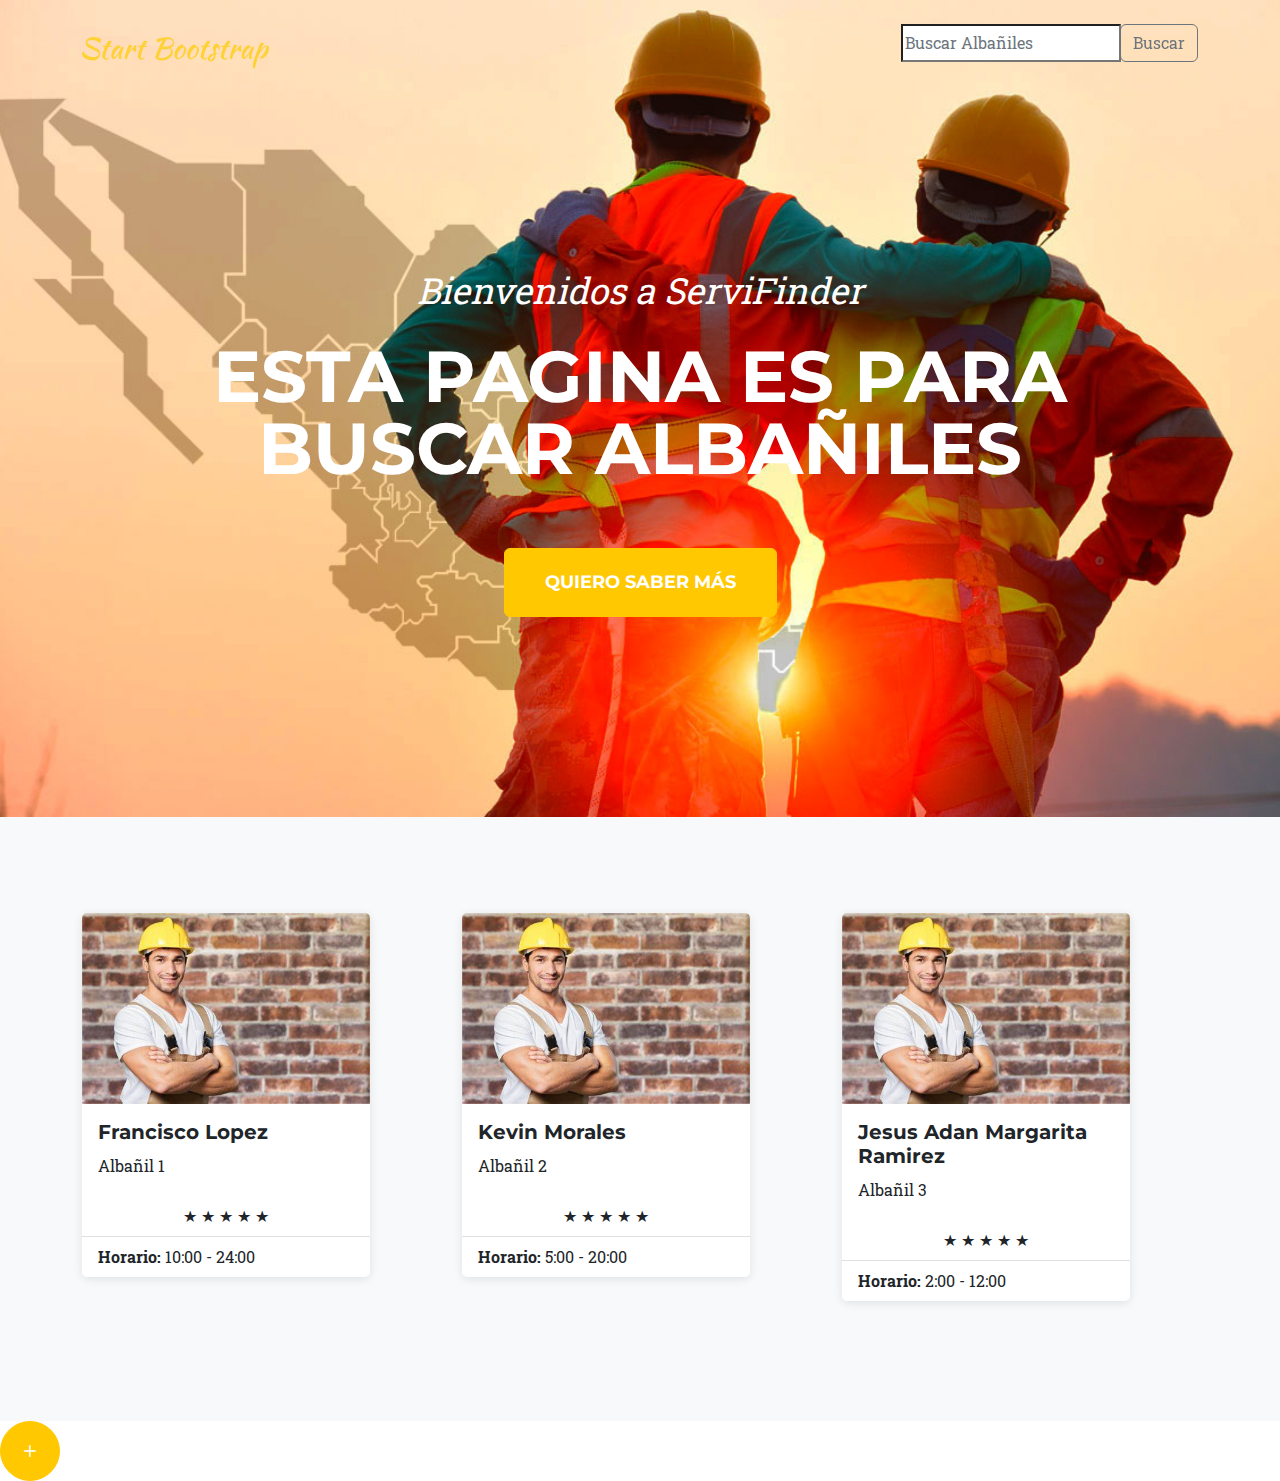
<file: Albañiles.html>
<!DOCTYPE html>
<html lang="en">
    <head>
        <meta charset="utf-8" />
        <meta name="viewport" content="width=device-width, initial-scale=1, shrink-to-fit=no" />
        <meta name="description" content="" />
        <meta name="author" content="" />
        <title>ServiFinder</title>
        <link rel="icon" type="image/x-icon" href="assets/326617-200.png"/>
        <script src="js/all.js" crossorigin="anonymous"></script>
        <link href="https://fonts.googleapis.com/css?family=Montserrat:400,700" rel="stylesheet" type="text/css" />
        <link href="https://fonts.googleapis.com/css?family=Roboto+Slab:400,100,300,700" rel="stylesheet" type="text/css" />
        <link rel="stylesheet" href="https://cdn.jsdelivr.net/npm/bootstrap-icons@1.7.2/font/bootstrap-icons.css">
        <link rel="stylesheet" href="https://cdn.jsdelivr.net/npm/bootstrap-icons@1.11.1/font/bootstrap-icons.css">
        <link href="css/styles.css" rel="stylesheet" />
    </head>
    <body id="page-top">
        <!-- Navbar-->
        <nav class="navbar navbar-expand-lg navbar-dark fixed-top" id="mainNav">
            <div class="container">
                <a class="navbar-brand" href="index.html"><img src="assets/img/navbar-logo.svg" alt="..." /></a>
                <button class="navbar-toggler" type="button" data-bs-toggle="collapse" data-bs-target="#navbarResponsive" aria-controls="navbarResponsive" aria-expanded="false" aria-label="Toggle navigation">
                    Menu
                    <i class="fas fa-bars ms-1"></i>
                </button>
                <div class="collapse navbar-collapse" id="navbarResponsive">
                    <ul class="navbar-nav text-uppercase ms-auto py-4 py-lg-0">
                        <li class="nav-item"><div class="input-group mb-3">
                            <input type="text" class="form-control" placeholder="Buscar Albañiles" aria-label="Search" aria-describedby="basic-addon2">
                                <div class="input-group-append">
                                    <button class="btn btn-outline-secondary" type="button" id="basic-addon2">Buscar</button>
                                </div>
                            </div>
                        </li>
                    </ul>
                </div>
            </div>
        </nav>
                <!--Fontaneros-->
        <header class="masthead">
            <div class="container">
                <div class="masthead-subheading">Bienvenidos a ServiFinder</div>
                <div class="masthead-heading text-uppercase">Esta pagina es para buscar Albañiles</div>
                <a class="btn btn-primary btn-xl text-uppercase" href="#portfolio">Quiero saber más</a>
            </div>
        </header>
        <!-- Portfolio Grid-->
        <section class="page-section bg-light" id="portfolio">
            <div class="container">
                <div class="row">
                    <div class="col-lg-4 col-sm-6 mb-4">
                        <!-- Portfolio item 1-->
                        <div class="portfolio-item">
                            <div class="card" style="width: 18rem;">
                                <a class="portfolio-link" data-bs-toggle="modal" href="#Albañil1">
                                    <div class="portfolio-hover">
                                        <div class="portfolio-hover-content"><i class="fas fa-plus fa-3x"></i></div>
                                    </div>
                                    <img src="assets/img/servidores/Albañiles/Albañil1.jpeg" class="card-img-top" alt="...">
                                </a>
                                  
                                  <div class="card-body">
                                    <h5 class="card-title">Francisco Lopez</h5>
                                    <p class="card-text">Albañil 1</p>
                                  </div>
                                  <ul class="list-group list-group-flush">
                                    <li class="list-group-item">
                                        <center>
                                            <div id="rating1" class="star-rating" role="rating" data-rating="3">
                                              <span class="star" data-value="1">&#9733;<span class="star-notification"></span></span>
                                              <span class="star" data-value="2">&#9733;<span class="star-notification"></span></span>
                                              <span class="star" data-value="3">&#9733;<span class="star-notification"></span></span>
                                              <span class="star" data-value="4">&#9733;<span class="star-notification"></span></span>
                                              <span class="star" data-value="5">&#9733;<span class="star-notification"></span></span>
                                            </div>
                                        </center>
                                    </li>
                                    <li class="list-group-item"><strong>Horario: </strong>10:00 - 24:00</li>
                                  </ul>
                            </div>
                        </div>
                    </div>
                    <div class="col-lg-4 col-sm-6 mb-4">
                        <!-- Portfolio item 2-->
                        <div class="portfolio-item">
                            <div class="card" style="width: 18rem;">
                                <a class="portfolio-link" data-bs-toggle="modal" href="#Albañil2">
                                    <div class="portfolio-hover">
                                        <div class="portfolio-hover-content"><i class="fas fa-plus fa-3x"></i></div>
                                    </div>
                                    <img src="assets/img/servidores/Albañiles/Albañil1.jpeg" class="card-img-top" alt="...">
                                </a>
                                  
                                  <div class="card-body">
                                    <h5 class="card-title">Kevin Morales</h5>
                                    <p class="card-text">Albañil 2</p>
                                  </div>
                                  <ul class="list-group list-group-flush">
                                    <li class="list-group-item">
                                        <center>
                                            <div id="rating1" class="star-rating" role="rating" data-rating="3">
                                              <span class="star" data-value="1">&#9733;<span class="star-notification"></span></span>
                                              <span class="star" data-value="2">&#9733;<span class="star-notification"></span></span>
                                              <span class="star" data-value="3">&#9733;<span class="star-notification"></span></span>
                                              <span class="star" data-value="4">&#9733;<span class="star-notification"></span></span>
                                              <span class="star" data-value="5">&#9733;<span class="star-notification"></span></span>
                                            </div>
                                        </center>
                                    </li>
                                    <li class="list-group-item"><strong>Horario: </strong>5:00 - 20:00</li>
                                  </ul>
                            </div>
                        </div>
                    </div>
                    <div class="col-lg-4 col-sm-6 mb-4">
                        <!-- Portfolio item 3-->
                        <div class="portfolio-item">
                            <div class="card" style="width: 18rem;">
                                <a class="portfolio-link" data-bs-toggle="modal" href="#Albañil3">
                                    <div class="portfolio-hover">
                                        <div class="portfolio-hover-content"><i class="fas fa-plus fa-3x"></i></div>
                                    </div>
                                    <img src="assets/img/servidores/Albañiles/Albañil1.jpeg" class="card-img-top" alt="...">
                                </a>
                                  
                                  <div class="card-body">
                                    <h5 class="card-title">Jesus Adan Margarita Ramirez</h5>
                                    <p class="card-text">Albañil 3</p>
                                  </div>
                                  <ul class="list-group list-group-flush">
                                    <li class="list-group-item">
                                        <center>
                                            <div id="rating1" class="star-rating" role="rating" data-rating="3">
                                              <span class="star" data-value="1">&#9733;<span class="star-notification"></span></span>
                                              <span class="star" data-value="2">&#9733;<span class="star-notification"></span></span>
                                              <span class="star" data-value="3">&#9733;<span class="star-notification"></span></span>
                                              <span class="star" data-value="4">&#9733;<span class="star-notification"></span></span>
                                              <span class="star" data-value="5">&#9733;<span class="star-notification"></span></span>
                                            </div>
                                        </center>
                                    </li>
                                    <li class="list-group-item"><strong>Horario: </strong>2:00 - 12:00</li>
                                  </ul>
                            </div>
                        </div>
                    </div>
                </div>
            </div>
        </section>
        <!--Perfil de Albañil 1-->
            <div class="portfolio-modal modal fade" id="Albañil1" tabindex="-1" role="dialog" aria-hidden="true">
            <div class="modal-dialog">
                <div class="modal-content">
                    <div class="close-modal" data-bs-dismiss="modal"><img src="assets/img/close-icon.svg" alt="Close modal" /></div>
                    <div class="container">
                        <div class="row justify-content-center">
                            <div class="col-lg-8">
                                <div class="modal-body">
                                    <!-- Project details-->
                                    <h2 class="text-uppercase">Francisco Lopez</h2>
                                    <p class="item-intro text-muted">Albañil especializado en la construccion de grandes edifcios.</p>
                                    <img class="img-fluid d-block mx-auto" src="assets/img/servidores/Albañiles/Albañil1C.jpeg" alt="..." />
                                    <p>Soy muy generoso en cuanto al cobro!!</p>
                                    <ul class="list-inline">
                                    </ul>
                                    <center>
                                        <section class="comment-section py-5" style="max-width:460px;">
                                          <div class="container">
                                            <h2 class="mb-4">Comentarios</h2>
                                            <!-- Comment Form -->
                                            <div class="card mb-4">
                                              <div class="card-body">
                                                <form>
                                                  <div class="col-md-6">
                                                        <div class="rating-card p-4">
                                                            <h5 class="mb-4">Califica a este albañil</h5>
                                                            <div class="star-rating animated-stars">
                                                                <input type="radio" id="star5" name="rating" value="5">
                                                                <label for="star5" class="bi bi-star-fill"></label>
                                                                <input type="radio" id="star4" name="rating" value="4">
                                                                <label for="star4" class="bi bi-star-fill"></label>
                                                                <input type="radio" id="star3" name="rating" value="3">
                                                                <label for="star3" class="bi bi-star-fill"></label>
                                                                <input type="radio" id="star2" name="rating" value="2">
                                                                <label for="star2" class="bi bi-star-fill"></label>
                                                                <input type="radio" id="star1" name="rating" value="1">
                                                                <label for="star1" class="bi bi-star-fill"></label>
                                                            </div>
                                                        </div>
                                                    </div>
                                                  <div class="mb-3">
                                                    <label for="commentContent" class="form-label">Comentario</label>
                                                    <textarea class="form-control" id="commentContent" rows="3" placeholder="Escribe aqui tu comentario"></textarea>
                                                  </div>
                                                  <button type="submit" class="btn btn-primary">Subir comentario</button>
                                                </form>
                                              </div>
                                            </div>

                                            <!-- Comments List -->
                                            <div class="comments-list">
                                              <!-- Comment 1 -->
                                              <div class="card mb-3">
                                                <div class="card-body">
                                                  <div class="d-flex mb-3">
                                                    <img src="assets/pfp.jpg" class="rounded-circle me-3" alt="User Avatar">
                                                    <div>
                                                      <h5 class="card-title mb-0">Maria Jose</h5>
                                                      <small class="text-muted">Publicado el 17 de Junio del 2025</small>
                                                    </div>
                                                  </div>
                                                  <p class="card-text">Es muy chambeador!!</p>
                                                  <div class="d-flex justify-content-end">
                                                    <button class="btn btn-sm btn-outline-primary me-2">
                                                      <i class="bi bi-hand-thumbs-up"></i> Like
                                                    </button>
                                                    <button class="btn btn-sm btn-outline-secondary">
                                                      <i class="bi bi-reply"></i> Responder
                                                    </button>
                                                  </div>
                                                </div>
                                              </div>

                                              <!-- Comment 2 -->
                                              <div class="card mb-3">
                                                <div class="card-body">
                                                  <div class="d-flex mb-3">
                                                    <img src="assets/pfp.jpg" class="rounded-circle me-3" alt="User Avatar">
                                                    <div>
                                                      <h5 class="card-title mb-0">Juanita Paloma</h5>
                                                      <small class="text-muted">Publicado el 17 de Junio del 2025</small>
                                                    </div>
                                                  </div>
                                                  <p class="card-text">Es un grosero!!</p>
                                                  <div class="d-flex justify-content-end">
                                                    <button class="btn btn-sm btn-outline-primary me-2">
                                                      <i class="bi bi-hand-thumbs-up"></i> Like
                                                    </button>
                                                    <button class="btn btn-sm btn-outline-secondary">
                                                      <i class="bi bi-reply"></i> Responder
                                                    </button>
                                                  </div>
                                                </div>
                                              </div>
                                            </div>
                                          </div>
                                        </section>
                                    </center>
                                    <button class="btn btn-primary btn-xl text-uppercase" data-bs-dismiss="modal" type="button">
                                        <i class="fas fa-xmark me-1"></i>
                                        Cerrar
                                    </button>
                                </div>
                            </div>
                        </div>
                    </div>
                </div>
            </div>
        </div>
        <!--PErfil de albañil 2-->
                    <div class="portfolio-modal modal fade" id="Albañil2" tabindex="-1" role="dialog" aria-hidden="true">
            <div class="modal-dialog">
                <div class="modal-content">
                    <div class="close-modal" data-bs-dismiss="modal"><img src="assets/img/close-icon.svg" alt="Close modal" /></div>
                    <div class="container">
                        <div class="row justify-content-center">
                            <div class="col-lg-8">
                                <div class="modal-body">
                                    <!-- Project details-->
                                    <h2 class="text-uppercase">Kevin Morales</h2>
                                    <p class="item-intro text-muted">Albañil especializado en construccion de casas.</p>
                                    <img class="img-fluid d-block mx-auto" src="assets/img/servidores/Albañiles/Albañil1C.jpeg" alt="..." />
                                    <p>Por un bolillo y una coca de 3L me siento muy complacido!!</p>
                                    <ul class="list-inline">
                                    </ul>
                                    <center>
                                        <section class="comment-section py-5" style="max-width:460px;">
                                          <div class="container">
                                            <h2 class="mb-4">Comentarios</h2>
                                            <!-- Comment Form -->
                                            <div class="card mb-4">
                                              <div class="card-body">
                                                <form>
                                                  <div class="col-md-6">
                                                        <div class="rating-card p-4">
                                                            <h5 class="mb-4">Califica a este albañil</h5>
                                                            <div class="star-rating animated-stars">
                                                                <input type="radio" id="star5" name="rating" value="5">
                                                                <label for="star5" class="bi bi-star-fill"></label>
                                                                <input type="radio" id="star4" name="rating" value="4">
                                                                <label for="star4" class="bi bi-star-fill"></label>
                                                                <input type="radio" id="star3" name="rating" value="3">
                                                                <label for="star3" class="bi bi-star-fill"></label>
                                                                <input type="radio" id="star2" name="rating" value="2">
                                                                <label for="star2" class="bi bi-star-fill"></label>
                                                                <input type="radio" id="star1" name="rating" value="1">
                                                                <label for="star1" class="bi bi-star-fill"></label>
                                                            </div>
                                                        </div>
                                                    </div>
                                                  <div class="mb-3">
                                                    <label for="commentContent" class="form-label">Comentario</label>
                                                    <textarea class="form-control" id="commentContent" rows="3" placeholder="Escribe aqui tu comentario"></textarea>
                                                  </div>
                                                  <button type="submit" class="btn btn-primary">Subir comentario</button>
                                                </form>
                                              </div>
                                            </div>

                                            <!-- Comments List -->
                                            <div class="comments-list">
                                              <!-- Comment 1 -->
                                              <div class="card mb-3">
                                                <div class="card-body">
                                                  <div class="d-flex mb-3">
                                                    <img src="assets/pfp.jpg" class="rounded-circle me-3" alt="User Avatar">
                                                    <div>
                                                      <h5 class="card-title mb-0">Ivan Lanestosa</h5>
                                                      <small class="text-muted">Publicado el 17 de Junio del 2025</small>
                                                    </div>
                                                  </div>
                                                  <p class="card-text">Muy buen albañil, le di dos bolillos!</p>
                                                  <div class="d-flex justify-content-end">
                                                    <button class="btn btn-sm btn-outline-primary me-2">
                                                      <i class="bi bi-hand-thumbs-up"></i> Like
                                                    </button>
                                                    <button class="btn btn-sm btn-outline-secondary">
                                                      <i class="bi bi-reply"></i> Responder
                                                    </button>
                                                  </div>
                                                </div>
                                              </div>

                                              <!-- Comment 2 -->
                                              <div class="card mb-3">
                                                <div class="card-body">
                                                  <div class="d-flex mb-3">
                                                    <img src="assets/pfp.jpg" class="rounded-circle me-3" alt="User Avatar">
                                                    <div>
                                                      <h5 class="card-title mb-0">Jose Papas</h5>
                                                      <small class="text-muted">Publicado el 17 de Junio del 2025</small>
                                                    </div>
                                                  </div>
                                                  <p class="card-text">Hace muy buenos trabajos, deberia de cobrar mas!!</p>
                                                  <div class="d-flex justify-content-end">
                                                    <button class="btn btn-sm btn-outline-primary me-2">
                                                      <i class="bi bi-hand-thumbs-up"></i> Like
                                                    </button>
                                                    <button class="btn btn-sm btn-outline-secondary">
                                                      <i class="bi bi-reply"></i> Responder
                                                    </button>
                                                  </div>
                                                </div>
                                              </div>
                                            </div>
                                          </div>
                                        </section>
                                    </center>
                                    <button class="btn btn-primary btn-xl text-uppercase" data-bs-dismiss="modal" type="button">
                                        <i class="fas fa-xmark me-1"></i>
                                        Cerrar
                                    </button>
                                </div>
                            </div>
                        </div>
                    </div>
                </div>
            </div>
        </div>
        <!--Perfil de albañil 3-->
        <div class="portfolio-modal modal fade" id="Albañil3" tabindex="-1" role="dialog" aria-hidden="true">
            <div class="modal-dialog">
                <div class="modal-content">
                    <div class="close-modal" data-bs-dismiss="modal"><img src="assets/img/close-icon.svg" alt="Close modal" /></div>
                    <div class="container">
                        <div class="row justify-content-center">
                            <div class="col-lg-8">
                                <div class="modal-body">
                                    <!-- Project details-->
                                    <h2 class="text-uppercase">Jesus Adan Margarita Ramirez</h2>
                                    <p class="item-intro text-muted">Albañil especializado en construccion de puentes.</p>
                                    <img class="img-fluid d-block mx-auto" src="assets/img/servidores/Albañiles/Albañil1C.jpeg" alt="..." />
                                    <p>Tuve muchos certificados para llegar a este lugar</p>
                                    <ul class="list-inline">
                                    </ul>
                                    <center>
                                        <section class="comment-section py-5" style="max-width:460px;">
                                          <div class="container">
                                            <h2 class="mb-4">Comentarios</h2>
                                            <!-- Comment Form -->
                                            <div class="card mb-4">
                                              <div class="card-body">
                                                <form>
                                                  <div class="col-md-6">
                                                        <div class="rating-card p-4">
                                                            <h5 class="mb-4">Califica a este albañil</h5>
                                                            <div class="star-rating animated-stars">
                                                                <input type="radio" id="star5" name="rating" value="5">
                                                                <label for="star5" class="bi bi-star-fill"></label>
                                                                <input type="radio" id="star4" name="rating" value="4">
                                                                <label for="star4" class="bi bi-star-fill"></label>
                                                                <input type="radio" id="star3" name="rating" value="3">
                                                                <label for="star3" class="bi bi-star-fill"></label>
                                                                <input type="radio" id="star2" name="rating" value="2">
                                                                <label for="star2" class="bi bi-star-fill"></label>
                                                                <input type="radio" id="star1" name="rating" value="1">
                                                                <label for="star1" class="bi bi-star-fill"></label>
                                                            </div>
                                                        </div>
                                                    </div>
                                                  <div class="mb-3">
                                                    <label for="commentContent" class="form-label">Comentario</label>
                                                    <textarea class="form-control" id="commentContent" rows="3" placeholder="Escribe aqui tu comentario"></textarea>
                                                  </div>
                                                  <button type="submit" class="btn btn-primary">Subir comentario</button>
                                                </form>
                                              </div>
                                            </div>

                                            <!-- Comments List -->
                                            <div class="comments-list">
                                              <!-- Comment 1 -->
                                              <div class="card mb-3">
                                                <div class="card-body">
                                                  <div class="d-flex mb-3">
                                                    <img src="assets/pfp.jpg" class="rounded-circle me-3" alt="User Avatar">
                                                    <div>
                                                      <h5 class="card-title mb-0">Pedro Pedrope</h5>
                                                      <small class="text-muted">Publicado el 17 de Junio del 2025</small>
                                                    </div>
                                                  </div>
                                                  <p class="card-text">Siempre construye lo mejor!</p>
                                                  <div class="d-flex justify-content-end">
                                                    <button class="btn btn-sm btn-outline-primary me-2">
                                                      <i class="bi bi-hand-thumbs-up"></i> Like
                                                    </button>
                                                    <button class="btn btn-sm btn-outline-secondary">
                                                      <i class="bi bi-reply"></i> Responder
                                                    </button>
                                                  </div>
                                                </div>
                                              </div>

                                              <!-- Comment 2 -->
                                              <div class="card mb-3">
                                                <div class="card-body">
                                                  <div class="d-flex mb-3">
                                                    <img src="assets/pfp.jpg" class="rounded-circle me-3" alt="User Avatar">
                                                    <div>
                                                      <h5 class="card-title mb-0">Chiun Chen Tavo</h5>
                                                      <small class="text-muted">Publicado el 17 de Junio del 2025</small>
                                                    </div>
                                                  </div>
                                                  <p class="card-text">Trabaja por muy buen precio!!</p>
                                                  <div class="d-flex justify-content-end">
                                                    <button class="btn btn-sm btn-outline-primary me-2">
                                                      <i class="bi bi-hand-thumbs-up"></i> Like
                                                    </button>
                                                    <button class="btn btn-sm btn-outline-secondary">
                                                      <i class="bi bi-reply"></i> Responder
                                                    </button>
                                                  </div>
                                                </div>
                                              </div>
                                            </div>
                                          </div>
                                        </section>
                                    </center>
                                    <button class="btn btn-primary btn-xl text-uppercase" data-bs-dismiss="modal" type="button">
                                        <i class="fas fa-xmark me-1"></i>
                                        Cerrar
                                    </button>
                                </div>
                            </div>
                        </div>
                    </div>
                </div>
            </div>
        </div>

       <!-- FAB con menú -->
  <div class="fab-container" id="fabMenu">
    <div class="dropdown-menu">
      <a class="portfolio-link" data-bs-toggle="modal" href="#AggAlbañil"><button class="dropdown-item text-end">Agregar albañil</button></a>
      <a class="portfolio-link" data-bs-toggle="modal" href="#ElimAlbañil"><button class="dropdown-item text-end">Eliminar</button></a>
      <a class="portfolio-link" data-bs-toggle="modal" href="#RepAlbañil"><button class="dropdown-item text-end">Consultar reportes en PDF</button></a>
    </div>
    <button class="btn btn-primary fab-btn" id="fabToggle">
      <i class="bi bi-plus"></i>
    </button>
  </div>
  <!--AggAlbañil-->
   <div class="portfolio-modal modal fade" id="AggAlbañil" tabindex="-1" role="dialog" aria-hidden="true">
            <div class="modal-dialog">
                <div class="modal-content">
                    <div class="close-modal" data-bs-dismiss="modal"><img src="assets/img/close-icon.svg" alt="Close modal" /></div>
                    <div class="container">
                        <div class="row justify-content-center">
                            <div class="col-lg-8">
                                <div class="modal-body">
                                    <!-- Project details-->
                                          <div class="container h-100">
                                            <div class="row d-flex justify-content-center align-items-center h-100">
                                              <div class="col-lg-12 col-xl-11">
                                                <div class="card text-black" style="border-radius: 25px;">
                                                  <div class="card-body p-md-5">
                                                    <div class="row justify-content-center">
                                                      <div class="col-md-10 col-lg-6 col-xl-5 order-2 order-lg-1">

                                                        <p class="text-center h1 fw-bold mb-5 mx-1 mx-md-4 mt-4">Registrar Albañil</p>

                                                        <form class="mx-1 mx-md-4">

                                                          <div class="d-flex flex-row align-items-center mb-4">
                                                            <i class="fas fa-user fa-lg me-3 fa-fw"></i>
                                                            <div data-mdb-input-init class="form-outline flex-fill mb-0">
                                                              <input type="text" id="form3Example1c" class="form-control" />
                                                              <label class="form-label" for="form3Example1c">Nombre</label>
                                                            </div>
                                                          </div>

                                                          <div class="d-flex flex-row align-items-center mb-4">
                                                            <i class="fas fa-envelope fa-lg me-3 fa-fw"></i>
                                                            <div data-mdb-input-init class="form-outline flex-fill mb-0">
                                                              <input type="email" id="form3Example3c" class="form-control" />
                                                              <label class="form-label" for="form3Example3c">Correo</label>
                                                            </div>
                                                          </div>

                                                          <div class="d-flex flex-row align-items-center mb-4">
                                                            <i class="fas fa-lock fa-lg me-3 fa-fw"></i>
                                                            <div data-mdb-input-init class="form-outline flex-fill mb-0">
                                                              <input type="password" id="form3Example4c" class="form-control" />
                                                              <label class="form-label" for="form3Example4c">Contraseña</label>
                                                            </div>
                                                          </div>

                                                          <div class="d-flex flex-row align-items-center mb-4">
                                                            <i class="fas fa-key fa-lg me-3 fa-fw"></i>
                                                            <div data-mdb-input-init class="form-outline flex-fill mb-0">
                                                              <input type="password" id="form3Example4cd" class="form-control" />
                                                              <label class="form-label" for="form3Example4cd">Profesión</label>
                                                            </div>
                                                          </div>

                                                          <div class="d-flex flex-row align-items-center mb-4">
                                                            <i class="fas fa-key fa-lg me-3 fa-fw"></i>
                                                            <div data-mdb-input-init class="form-outline flex-fill mb-0">
                                                              <input type="password" id="form3Example4cd" class="form-control" />
                                                              <label class="form-label" for="form3Example4cd">Horarios</label>
                                                            </div>
                                                          </div>

                                                          <div class="d-flex justify-content-center mx-4 mb-3 mb-lg-4">
                                                            <button  type="button" data-mdb-button-init data-mdb-ripple-init class="btn btn-primary btn-lg">Registrar</button>
                                                          </div>
                                                        </form>
                                                      </div>
                                                    </div>
                                                  </div>
                                                </div>
                                              </div>
                                            </div>
                                          </div>
                                </div>
                            </div>
                        </div>
                    </div>
                </div>
            </div>
        </div>
<!--ElimAlbañil-->
    <div class="portfolio-modal modal fade" id="ElimAlbañil" tabindex="-1" role="dialog" aria-hidden="true">
            <div class="modal-dialog">
                <div class="modal-content">
                    <div class="close-modal" data-bs-dismiss="modal"><img src="assets/img/close-icon.svg" alt="Close modal" /></div>
                    <div class="container">
                        <div class="row justify-content-center">
                            <div class="col-lg-8">
                                <div class="modal-body">
                                    <!-- Project details-->
                                          <div class="container h-100">
                                            <div class="row d-flex justify-content-center align-items-center h-100">
                                              <div class="col-lg-12 col-xl-11">
                                                <div class="card text-black" style="border-radius: 25px;">
                                                  <div class="card-body p-md-5">
                                                    <div class="row justify-content-center">
                                                      <div class="col-md-10 col-lg-6 col-xl-5 order-2 order-lg-1">

                                                        <p class="text-center h1 fw-bold mb-5 mx-1 mx-md-4 mt-4">Eliminar Albañil</p>

                                                        <form class="mx-1 mx-md-4">

                                                          <div class="d-flex flex-row align-items-center mb-4">
                                                            <i class="fas fa-user fa-lg me-3 fa-fw"></i>
                                                            <div data-mdb-input-init class="form-outline flex-fill mb-0">
                                                              <input type="text" id="form3Example1c" class="form-control" />
                                                              <label class="form-label" for="form3Example1c">Buscar albañil por nombre</label>
                                                            </div>
                                                          </div>
                                                          <div class="d-flex justify-content-center mx-4 mb-3 mb-lg-4">
                                                            <button  type="button" data-mdb-button-init data-mdb-ripple-init class="btn btn-primary btn-lg">Eliminar</button>
                                                          </div>
                                                        </form>
                                                      </div>
                                                    </div>
                                                  </div>
                                                </div>
                                              </div>
                                            </div>
                                          </div>
                                </div>
                            </div>
                        </div>
                    </div>
                </div>
            </div>
        </div>
<!--RepAlbañil-->
        <div class="portfolio-modal modal fade" id="RepElectrico" tabindex="-1" role="dialog" aria-hidden="true">
            <div class="modal-dialog">
                <div class="modal-content">
                    <div class="close-modal" data-bs-dismiss="modal"><img src="assets/img/close-icon.svg" alt="Close modal" /></div>
                    <div class="container">
                        <div class="row justify-content-center">
                            <div class="col-lg-8">
                                <div class="modal-body">
                                    <!-- Project details-->
                                          <div class="container h-100">
                                            <div class="row d-flex justify-content-center align-items-center h-100">
                                              <div class="col-lg-12 col-xl-11">
                                                <div class="card text-black" style="border-radius: 25px;">
                                                  <div class="card-body p-md-5">
                                                    <div class="row justify-content-center">
                                                      <div class="col-md-10 col-lg-6 col-xl-5 order-2 order-lg-1">

                                                        <p class="text-center h1 fw-bold mb-5 mx-1 mx-md-4 mt-4">Eliminar Albañil</p>

                                                        <form class="mx-1 mx-md-4">

                                                          <div class="d-flex flex-row align-items-center mb-4">
                                                            <i class="fas fa-user fa-lg me-3 fa-fw"></i>
                                                            <div data-mdb-input-init class="form-outline flex-fill mb-0">
                                                              <input type="text" id="form3Example1c" class="form-control" />
                                                              <label class="form-label" for="form3Example1c">Buscar albañil por nombre</label>
                                                            </div>
                                                          </div>
                                                          <div class="d-flex justify-content-center mx-4 mb-3 mb-lg-4">
                                                            <button  type="button" data-mdb-button-init data-mdb-ripple-init class="btn btn-primary btn-lg">Reporte PDF</button>
                                                          </div>
                                                        </form>
                                                      </div>
                                                    </div>
                                                  </div>
                                                </div>
                                              </div>
                                            </div>
                                          </div>
                                </div>
                            </div>
                        </div>
                    </div>
                </div>
            </div>
        </div>
      <!-- Bootstrap core JS-->
        <script src="https://cdn.jsdelivr.net/npm/bootstrap@5.2.3/dist/js/bootstrap.bundle.min.js"></script>
        <!-- Core theme JS-->
        <script src="js/scripts.js"></script>
        <!-- * * * * * * * * * * * * * * * * * * * * * * * * * * * * * * * * * * * * * * * *-->
        <!-- * *                               SB Forms JS                               * *-->
        <!-- * * Activate your form at https://startbootstrap.com/solution/contact-forms * *-->
        <!-- * * * * * * * * * * * * * * * * * * * * * * * * * * * * * * * * * * * * * * * *-->
        <script src="https://cdn.startbootstrap.com/sb-forms-latest.js"></script>
    </body>
</html>
</file>
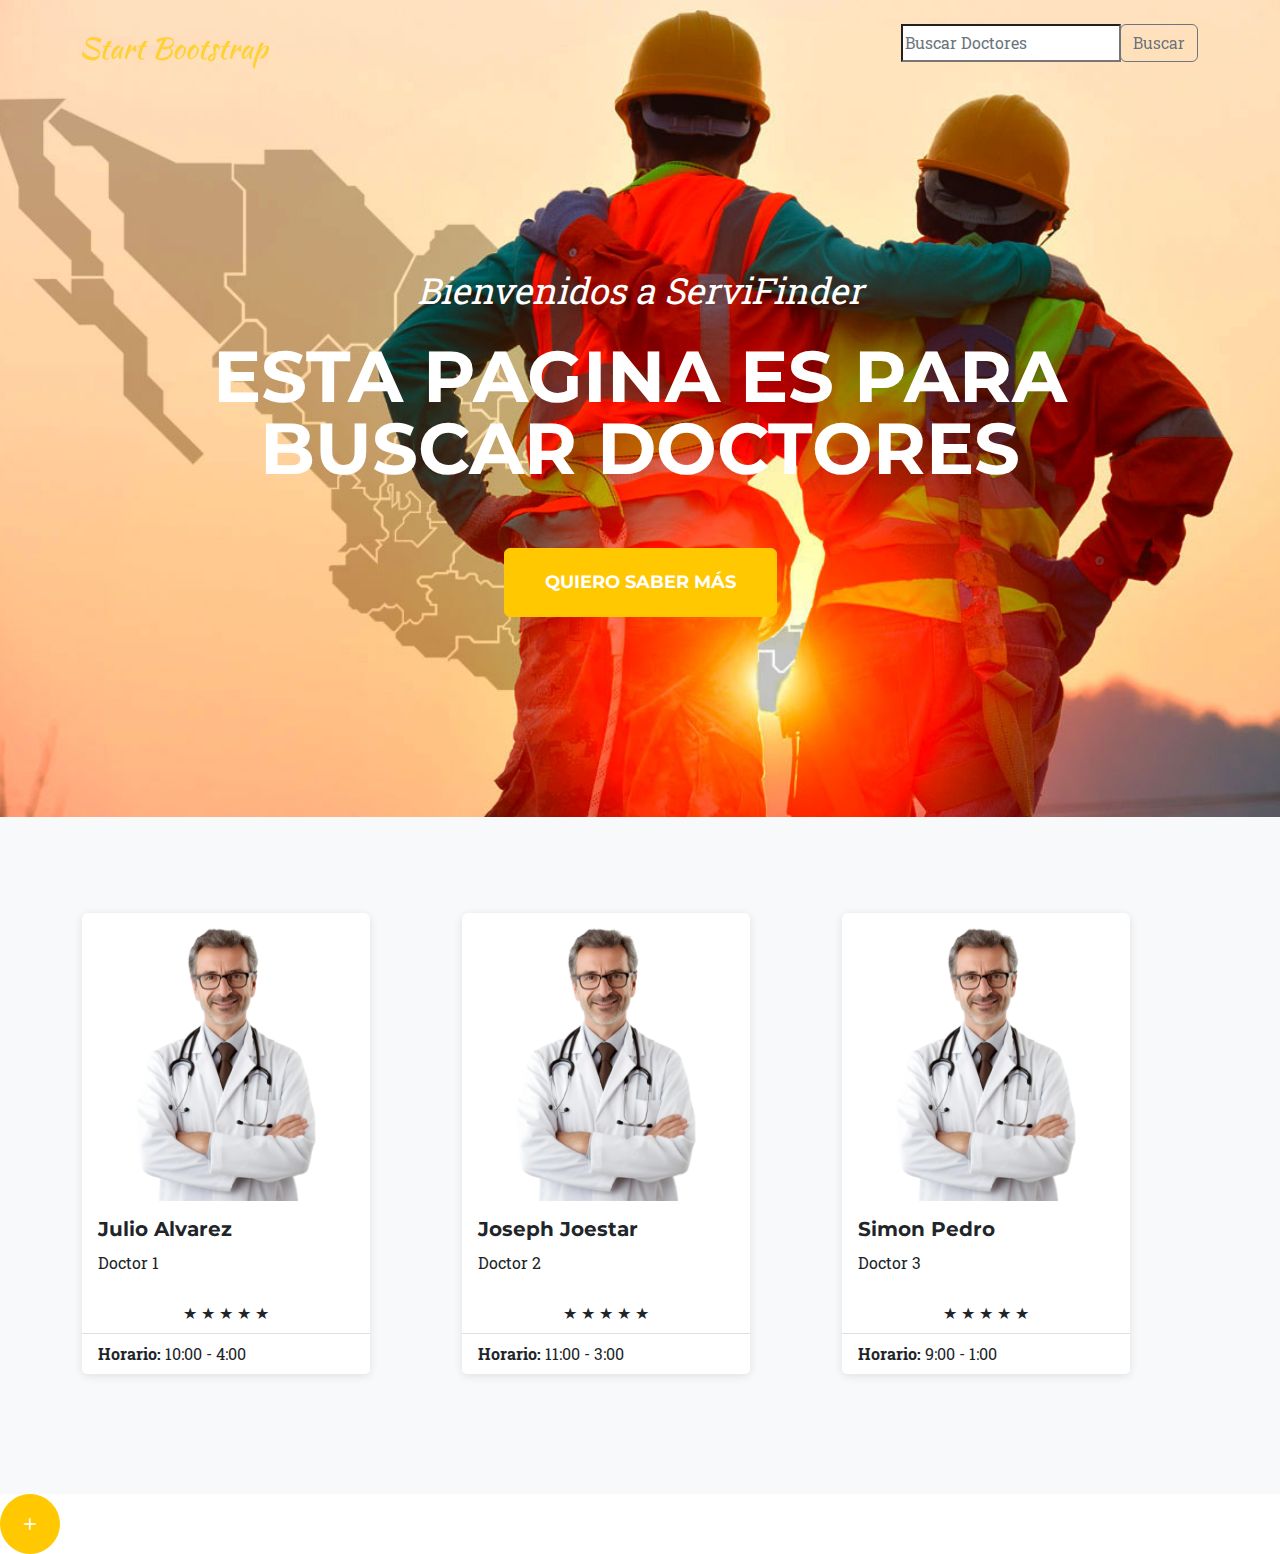
<file: Doctores.html>
<!DOCTYPE html>
<html lang="en">
    <head>
        <meta charset="utf-8" />
        <meta name="viewport" content="width=device-width, initial-scale=1, shrink-to-fit=no" />
        <meta name="description" content="" />
        <meta name="author" content="" />
        <title>ServiFinder</title>
        <link rel="icon" type="image/x-icon" href="assets/326617-200.png"/>
        <script src="js/all.js" crossorigin="anonymous"></script>
        <link href="https://fonts.googleapis.com/css?family=Montserrat:400,700" rel="stylesheet" type="text/css" />
        <link href="https://fonts.googleapis.com/css?family=Roboto+Slab:400,100,300,700" rel="stylesheet" type="text/css" />
        <link rel="stylesheet" href="https://cdn.jsdelivr.net/npm/bootstrap-icons@1.7.2/font/bootstrap-icons.css">
        <link rel="stylesheet" href="https://cdn.jsdelivr.net/npm/bootstrap-icons@1.11.1/font/bootstrap-icons.css">
        <link href="css/styles.css" rel="stylesheet" />
    </head>
    <body id="page-top">
        <!-- Navbar-->
        <nav class="navbar navbar-expand-lg navbar-dark fixed-top" id="mainNav">
            <div class="container">
                <a class="navbar-brand" href="index.html"><img src="assets/img/navbar-logo.svg" alt="..." /></a>
                <button class="navbar-toggler" type="button" data-bs-toggle="collapse" data-bs-target="#navbarResponsive" aria-controls="navbarResponsive" aria-expanded="false" aria-label="Toggle navigation">
                    Menu
                    <i class="fas fa-bars ms-1"></i>
                </button>
                <div class="collapse navbar-collapse" id="navbarResponsive">
                    <ul class="navbar-nav text-uppercase ms-auto py-4 py-lg-0">
                        <li class="nav-item"><div class="input-group mb-3">
                            <input type="text" class="form-control" placeholder="Buscar Doctores" aria-label="Search" aria-describedby="basic-addon2">
                                <div class="input-group-append">
                                    <button class="btn btn-outline-secondary" type="button" id="basic-addon2">Buscar</button>
                                </div>
                            </div>
                        </li>
                    </ul>
                </div>
            </div>
        </nav>
                <!--Fontaneros-->
        <header class="masthead">
            <div class="container">
                <div class="masthead-subheading">Bienvenidos a ServiFinder</div>
                <div class="masthead-heading text-uppercase">Esta pagina es para buscar Doctores</div>
                <a class="btn btn-primary btn-xl text-uppercase" href="#portfolio">Quiero saber más</a>
            </div>
        </header>
        <!-- Portfolio Grid-->
        <section class="page-section bg-light" id="portfolio">
            <div class="container">
                <div class="row">
                    <div class="col-lg-4 col-sm-6 mb-4">
                        <!-- Portfolio item 1-->
                        <div class="portfolio-item">
                            <div class="card" style="width: 18rem;">
                                <a class="portfolio-link" data-bs-toggle="modal" href="#Doctor1">
                                    <div class="portfolio-hover">
                                        <div class="portfolio-hover-content"><i class="fas fa-plus fa-3x"></i></div>
                                    </div>
                                    <img src="assets/img/servidores/Doctores/Doctor1.png" class="card-img-top" alt="...">
                                </a>
                                  
                                  <div class="card-body">
                                    <h5 class="card-title">Julio Alvarez</h5>
                                    <p class="card-text">Doctor 1</p>
                                  </div>
                                  <ul class="list-group list-group-flush">
                                    <li class="list-group-item">
                                        <center>
                                            <div id="rating1" class="star-rating" role="rating" data-rating="3">
                                              <span class="star" data-value="1">&#9733;<span class="star-notification"></span></span>
                                              <span class="star" data-value="2">&#9733;<span class="star-notification"></span></span>
                                              <span class="star" data-value="3">&#9733;<span class="star-notification"></span></span>
                                              <span class="star" data-value="4">&#9733;<span class="star-notification"></span></span>
                                              <span class="star" data-value="5">&#9733;<span class="star-notification"></span></span>
                                            </div>
                                        </center>
                                    </li>
                                    <li class="list-group-item"><strong>Horario: </strong>10:00 - 4:00</li>
                                  </ul>
                            </div>
                        </div>
                    </div>
                    <div class="col-lg-4 col-sm-6 mb-4">
                        <!-- Portfolio item 2-->
                        <div class="portfolio-item">
                            <div class="card" style="width: 18rem;">
                                <a class="portfolio-link" data-bs-toggle="modal" href="#Doctor2">
                                    <div class="portfolio-hover">
                                        <div class="portfolio-hover-content"><i class="fas fa-plus fa-3x"></i></div>
                                    </div>
                                    <img src="assets/img/servidores/Doctores/Doctor1.png" class="card-img-top" alt="...">
                                </a>
                                  
                                  <div class="card-body">
                                    <h5 class="card-title">Joseph Joestar</h5>
                                    <p class="card-text">Doctor 2</p>
                                  </div>
                                  <ul class="list-group list-group-flush">
                                    <li class="list-group-item">
                                        <center>
                                            <div id="rating1" class="star-rating" role="rating" data-rating="3">
                                              <span class="star" data-value="1">&#9733;<span class="star-notification"></span></span>
                                              <span class="star" data-value="2">&#9733;<span class="star-notification"></span></span>
                                              <span class="star" data-value="3">&#9733;<span class="star-notification"></span></span>
                                              <span class="star" data-value="4">&#9733;<span class="star-notification"></span></span>
                                              <span class="star" data-value="5">&#9733;<span class="star-notification"></span></span>
                                            </div>
                                        </center>
                                    </li>
                                    <li class="list-group-item"><strong>Horario: </strong>11:00 - 3:00</li>
                                  </ul>
                            </div>
                        </div>
                    </div>
                    <div class="col-lg-4 col-sm-6 mb-4">
                        <!-- Portfolio item 3-->
                        <div class="portfolio-item">
                            <div class="card" style="width: 18rem;">
                                <a class="portfolio-link" data-bs-toggle="modal" href="#Doctor3">
                                    <div class="portfolio-hover">
                                        <div class="portfolio-hover-content"><i class="fas fa-plus fa-3x"></i></div>
                                    </div>
                                    <img src="assets/img/servidores/Doctores/Doctor1.png" class="card-img-top" alt="...">
                                </a>
                                  
                                  <div class="card-body">
                                    <h5 class="card-title">Simon Pedro</h5>
                                    <p class="card-text">Doctor 3</p>
                                  </div>
                                  <ul class="list-group list-group-flush">
                                    <li class="list-group-item">
                                        <center>
                                            <div id="rating1" class="star-rating" role="rating" data-rating="3">
                                              <span class="star" data-value="1">&#9733;<span class="star-notification"></span></span>
                                              <span class="star" data-value="2">&#9733;<span class="star-notification"></span></span>
                                              <span class="star" data-value="3">&#9733;<span class="star-notification"></span></span>
                                              <span class="star" data-value="4">&#9733;<span class="star-notification"></span></span>
                                              <span class="star" data-value="5">&#9733;<span class="star-notification"></span></span>
                                            </div>
                                        </center>
                                    </li>
                                    <li class="list-group-item"><strong>Horario: </strong>9:00 - 1:00</li>
                                  </ul>
                            </div>
                        </div>
                    </div>
                </div>
            </div>
        </section>
        <!--Perfil de Doctor 1-->
            <div class="portfolio-modal modal fade" id="Doctor1" tabindex="-1" role="dialog" aria-hidden="true">
            <div class="modal-dialog">
                <div class="modal-content">
                    <div class="close-modal" data-bs-dismiss="modal"><img src="assets/img/close-icon.svg" alt="Close modal" /></div>
                    <div class="container">
                        <div class="row justify-content-center">
                            <div class="col-lg-8">
                                <div class="modal-body">
                                    <!-- Project details-->
                                    <h2 class="text-uppercase">Julio Alvarez</h2>
                                    <p class="item-intro text-muted">Doctor especializado en odontologia.</p>
                                    <img class="img-fluid d-block mx-auto" src="assets/img/servidores/Doctores/Doctor1C.jpeg" alt="..." />
                                    <p>Ofrezco el mejor servicio!!</p>
                                    <ul class="list-inline">
                                    </ul>
                                    <center>
                                        <section class="comment-section py-5" style="max-width:460px;">
                                          <div class="container">
                                            <h2 class="mb-4">Comentarios</h2>
                                            <!-- Comment Form -->
                                            <div class="card mb-4">
                                              <div class="card-body">
                                                <form>
                                                  <div class="col-md-6">
                                                        <div class="rating-card p-4">
                                                            <h5 class="mb-4">Califica a este doctor</h5>
                                                            <div class="star-rating animated-stars">
                                                                <input type="radio" id="star5" name="rating" value="5">
                                                                <label for="star5" class="bi bi-star-fill"></label>
                                                                <input type="radio" id="star4" name="rating" value="4">
                                                                <label for="star4" class="bi bi-star-fill"></label>
                                                                <input type="radio" id="star3" name="rating" value="3">
                                                                <label for="star3" class="bi bi-star-fill"></label>
                                                                <input type="radio" id="star2" name="rating" value="2">
                                                                <label for="star2" class="bi bi-star-fill"></label>
                                                                <input type="radio" id="star1" name="rating" value="1">
                                                                <label for="star1" class="bi bi-star-fill"></label>
                                                            </div>
                                                        </div>
                                                    </div>
                                                  <div class="mb-3">
                                                    <label for="commentContent" class="form-label">Comentario</label>
                                                    <textarea class="form-control" id="commentContent" rows="3" placeholder="Escribe aqui tu comentario"></textarea>
                                                  </div>
                                                  <button type="submit" class="btn btn-primary">Subir comentario</button>
                                                </form>
                                              </div>
                                            </div>

                                            <!-- Comments List -->
                                            <div class="comments-list">
                                              <!-- Comment 1 -->
                                              <div class="card mb-3">
                                                <div class="card-body">
                                                  <div class="d-flex mb-3">
                                                    <img src="assets/pfp.jpg" class="rounded-circle me-3" alt="User Avatar">
                                                    <div>
                                                      <h5 class="card-title mb-0">Arthuro Biagi</h5>
                                                      <small class="text-muted">Publicado el 17 de Junio del 2025</small>
                                                    </div>
                                                  </div>
                                                  <p class="card-text">Muy buen doctor!!</p>
                                                  <div class="d-flex justify-content-end">
                                                    <button class="btn btn-sm btn-outline-primary me-2">
                                                      <i class="bi bi-hand-thumbs-up"></i> Like
                                                    </button>
                                                    <button class="btn btn-sm btn-outline-secondary">
                                                      <i class="bi bi-reply"></i> Responder
                                                    </button>
                                                  </div>
                                                </div>
                                              </div>

                                              <!-- Comment 2 -->
                                              <div class="card mb-3">
                                                <div class="card-body">
                                                  <div class="d-flex mb-3">
                                                    <img src="assets/pfp.jpg" class="rounded-circle me-3" alt="User Avatar">
                                                    <div>
                                                      <h5 class="card-title mb-0">Valeria Renatona</h5>
                                                      <small class="text-muted">Publicado el 17 de Junio del 2025</small>
                                                    </div>
                                                  </div>
                                                  <p class="card-text">Muy egocentrico, pero hace buen trabajo!!</p>
                                                  <div class="d-flex justify-content-end">
                                                    <button class="btn btn-sm btn-outline-primary me-2">
                                                      <i class="bi bi-hand-thumbs-up"></i> Like
                                                    </button>
                                                    <button class="btn btn-sm btn-outline-secondary">
                                                      <i class="bi bi-reply"></i> Responder
                                                    </button>
                                                  </div>
                                                </div>
                                              </div>
                                            </div>
                                          </div>
                                        </section>
                                    </center>
                                    <button class="btn btn-primary btn-xl text-uppercase" data-bs-dismiss="modal" type="button">
                                        <i class="fas fa-xmark me-1"></i>
                                        Cerrar
                                    </button>
                                </div>
                            </div>
                        </div>
                    </div>
                </div>
            </div>
        </div>
        <!--PErfil de doctor 2-->
                    <div class="portfolio-modal modal fade" id="Doctor2" tabindex="-1" role="dialog" aria-hidden="true">
            <div class="modal-dialog">
                <div class="modal-content">
                    <div class="close-modal" data-bs-dismiss="modal"><img src="assets/img/close-icon.svg" alt="Close modal" /></div>
                    <div class="container">
                        <div class="row justify-content-center">
                            <div class="col-lg-8">
                                <div class="modal-body">
                                    <!-- Project details-->
                                    <h2 class="text-uppercase">Joseph Joestar</h2>
                                    <p class="item-intro text-muted">Doctor especializado en oftomologia.</p>
                                    <img class="img-fluid d-block mx-auto" src="assets/img/servidores/Doctores/Doctor1C.jpeg" alt="..." />
                                    <p>Considero que la gente sale de mi consultrio satisfecha!</p>
                                    <ul class="list-inline">
                                    </ul>
                                    <center>
                                        <section class="comment-section py-5" style="max-width:460px;">
                                          <div class="container">
                                            <h2 class="mb-4">Comentarios</h2>
                                            <!-- Comment Form -->
                                            <div class="card mb-4">
                                              <div class="card-body">
                                                <form>
                                                  <div class="col-md-6">
                                                        <div class="rating-card p-4">
                                                            <h5 class="mb-4">Califica a este doctor</h5>
                                                            <div class="star-rating animated-stars">
                                                                <input type="radio" id="star5" name="rating" value="5">
                                                                <label for="star5" class="bi bi-star-fill"></label>
                                                                <input type="radio" id="star4" name="rating" value="4">
                                                                <label for="star4" class="bi bi-star-fill"></label>
                                                                <input type="radio" id="star3" name="rating" value="3">
                                                                <label for="star3" class="bi bi-star-fill"></label>
                                                                <input type="radio" id="star2" name="rating" value="2">
                                                                <label for="star2" class="bi bi-star-fill"></label>
                                                                <input type="radio" id="star1" name="rating" value="1">
                                                                <label for="star1" class="bi bi-star-fill"></label>
                                                            </div>
                                                        </div>
                                                    </div>
                                                  <div class="mb-3">
                                                    <label for="commentContent" class="form-label">Comentario</label>
                                                    <textarea class="form-control" id="commentContent" rows="3" placeholder="Escribe aqui tu comentario"></textarea>
                                                  </div>
                                                  <button type="submit" class="btn btn-primary">Subir comentario</button>
                                                </form>
                                              </div>
                                            </div>

                                            <!-- Comments List -->
                                            <div class="comments-list">
                                              <!-- Comment 1 -->
                                              <div class="card mb-3">
                                                <div class="card-body">
                                                  <div class="d-flex mb-3">
                                                    <img src="assets/pfp.jpg" class="rounded-circle me-3" alt="User Avatar">
                                                    <div>
                                                      <h5 class="card-title mb-0">Jordy Rafael</h5>
                                                      <small class="text-muted">Publicado el 17 de Junio del 2025</small>
                                                    </div>
                                                  </div>
                                                  <p class="card-text">Es muy gracioso, creo que es un buen doctor >///<!</p>
                                                  <div class="d-flex justify-content-end">
                                                    <button class="btn btn-sm btn-outline-primary me-2">
                                                      <i class="bi bi-hand-thumbs-up"></i> Like
                                                    </button>
                                                    <button class="btn btn-sm btn-outline-secondary">
                                                      <i class="bi bi-reply"></i> Responder
                                                    </button>
                                                  </div>
                                                </div>
                                              </div>

                                              <!-- Comment 2 -->
                                              <div class="card mb-3">
                                                <div class="card-body">
                                                  <div class="d-flex mb-3">
                                                    <img src="assets/pfp.jpg" class="rounded-circle me-3" alt="User Avatar">
                                                    <div>
                                                      <h5 class="card-title mb-0">Marin Emiliano</h5>
                                                      <small class="text-muted">Publicado el 17 de Junio del 2025</small>
                                                    </div>
                                                  </div>
                                                  <p class="card-text">Excelente doctor, recomendado </p>
                                                  <div class="d-flex justify-content-end">
                                                    <button class="btn btn-sm btn-outline-primary me-2">
                                                      <i class="bi bi-hand-thumbs-up"></i> Like
                                                    </button>
                                                    <button class="btn btn-sm btn-outline-secondary">
                                                      <i class="bi bi-reply"></i> Responder
                                                    </button>
                                                  </div>
                                                </div>
                                              </div>
                                            </div>
                                          </div>
                                        </section>
                                    </center>
                                    <button class="btn btn-primary btn-xl text-uppercase" data-bs-dismiss="modal" type="button">
                                        <i class="fas fa-xmark me-1"></i>
                                        Cerrar
                                    </button>
                                </div>
                            </div>
                        </div>
                    </div>
                </div>
            </div>
        </div>
        <!--Perfil de doctor 3-->
        <div class="portfolio-modal modal fade" id="Doctor3" tabindex="-1" role="dialog" aria-hidden="true">
            <div class="modal-dialog">
                <div class="modal-content">
                    <div class="close-modal" data-bs-dismiss="modal"><img src="assets/img/close-icon.svg" alt="Close modal" /></div>
                    <div class="container">
                        <div class="row justify-content-center">
                            <div class="col-lg-8">
                                <div class="modal-body">
                                    <!-- Project details-->
                                    <h2 class="text-uppercase">Simon Pedro</h2>
                                    <p class="item-intro text-muted">Doctor especializado en enfermedades cardiovasculares.</p>
                                    <img class="img-fluid d-block mx-auto" src="assets/img/servidores/Doctores/Doctor1C.jpeg" alt="..." />
                                    <p>La atencion rapida y de calidad son mi pasion</p>
                                    <ul class="list-inline">
                                    </ul>
                                    <center>
                                        <section class="comment-section py-5" style="max-width:460px;">
                                          <div class="container">
                                            <h2 class="mb-4">Comentarios</h2>
                                            <!-- Comment Form -->
                                            <div class="card mb-4">
                                              <div class="card-body">
                                                <form>
                                                  <div class="col-md-6">
                                                        <div class="rating-card p-4">
                                                            <h5 class="mb-4">Califica a este doctor</h5>
                                                            <div class="star-rating animated-stars">
                                                                <input type="radio" id="star5" name="rating" value="5">
                                                                <label for="star5" class="bi bi-star-fill"></label>
                                                                <input type="radio" id="star4" name="rating" value="4">
                                                                <label for="star4" class="bi bi-star-fill"></label>
                                                                <input type="radio" id="star3" name="rating" value="3">
                                                                <label for="star3" class="bi bi-star-fill"></label>
                                                                <input type="radio" id="star2" name="rating" value="2">
                                                                <label for="star2" class="bi bi-star-fill"></label>
                                                                <input type="radio" id="star1" name="rating" value="1">
                                                                <label for="star1" class="bi bi-star-fill"></label>
                                                            </div>
                                                        </div>
                                                    </div>
                                                  <div class="mb-3">
                                                    <label for="commentContent" class="form-label">Comentario</label>
                                                    <textarea class="form-control" id="commentContent" rows="3" placeholder="Escribe aqui tu comentario"></textarea>
                                                  </div>
                                                  <button type="submit" class="btn btn-primary">Subir comentario</button>
                                                </form>
                                              </div>
                                            </div>

                                            <!-- Comments List -->
                                            <div class="comments-list">
                                              <!-- Comment 1 -->
                                              <div class="card mb-3">
                                                <div class="card-body">
                                                  <div class="d-flex mb-3">
                                                    <img src="assets/pfp.jpg" class="rounded-circle me-3" alt="User Avatar">
                                                    <div>
                                                      <h5 class="card-title mb-0">Juan Luis Laguna Rosales</h5>
                                                      <small class="text-muted">Publicado el 17 de Junio del 2025</small>
                                                    </div>
                                                  </div>
                                                  <p class="card-text">Atendio muy bien a mi sobrino Jordy!</p>
                                                  <div class="d-flex justify-content-end">
                                                    <button class="btn btn-sm btn-outline-primary me-2">
                                                      <i class="bi bi-hand-thumbs-up"></i> Like
                                                    </button>
                                                    <button class="btn btn-sm btn-outline-secondary">
                                                      <i class="bi bi-reply"></i> Responder
                                                    </button>
                                                  </div>
                                                </div>
                                              </div>

                                              <!-- Comment 2 -->
                                              <div class="card mb-3">
                                                <div class="card-body">
                                                  <div class="d-flex mb-3">
                                                    <img src="assets/pfp.jpg" class="rounded-circle me-3" alt="User Avatar">
                                                    <div>
                                                      <h5 class="card-title mb-0">Flint Marco</h5>
                                                      <small class="text-muted">Publicado el 17 de Junio del 2025</small>
                                                    </div>
                                                  </div>
                                                  <p class="card-text">Parece que hace magia, recomendado!!</p>
                                                  <div class="d-flex justify-content-end">
                                                    <button class="btn btn-sm btn-outline-primary me-2">
                                                      <i class="bi bi-hand-thumbs-up"></i> Like
                                                    </button>
                                                    <button class="btn btn-sm btn-outline-secondary">
                                                      <i class="bi bi-reply"></i> Responder
                                                    </button>
                                                  </div>
                                                </div>
                                              </div>
                                            </div>
                                          </div>
                                        </section>
                                    </center>
                                    <button class="btn btn-primary btn-xl text-uppercase" data-bs-dismiss="modal" type="button">
                                        <i class="fas fa-xmark me-1"></i>
                                        Cerrar
                                    </button>
                                </div>
                            </div>
                        </div>
                    </div>
                </div>
            </div>
        </div>

       <!-- FAB con menú -->
  <div class="fab-container" id="fabMenu">
    <div class="dropdown-menu">
      <a class="portfolio-link" data-bs-toggle="modal" href="#AggDoctor"><button class="dropdown-item text-end">Agregar doctor</button></a>
      <a class="portfolio-link" data-bs-toggle="modal" href="#ElimDoctor"><button class="dropdown-item text-end">Eliminar</button></a>
      <a class="portfolio-link" data-bs-toggle="modal" href="#RepDoctor"><button class="dropdown-item text-end">Consultar reportes en PDF</button></a>
    </div>
    <button class="btn btn-primary fab-btn" id="fabToggle">
      <i class="bi bi-plus"></i>
    </button>
  </div>
  <!--AggDoctor-->
   <div class="portfolio-modal modal fade" id="AggDoctor" tabindex="-1" role="dialog" aria-hidden="true">
            <div class="modal-dialog">
                <div class="modal-content">
                    <div class="close-modal" data-bs-dismiss="modal"><img src="assets/img/close-icon.svg" alt="Close modal" /></div>
                    <div class="container">
                        <div class="row justify-content-center">
                            <div class="col-lg-8">
                                <div class="modal-body">
                                    <!-- Project details-->
                                          <div class="container h-100">
                                            <div class="row d-flex justify-content-center align-items-center h-100">
                                              <div class="col-lg-12 col-xl-11">
                                                <div class="card text-black" style="border-radius: 25px;">
                                                  <div class="card-body p-md-5">
                                                    <div class="row justify-content-center">
                                                      <div class="col-md-10 col-lg-6 col-xl-5 order-2 order-lg-1">

                                                        <p class="text-center h1 fw-bold mb-5 mx-1 mx-md-4 mt-4">Registrar Doctor</p>

                                                        <form class="mx-1 mx-md-4">

                                                          <div class="d-flex flex-row align-items-center mb-4">
                                                            <i class="fas fa-user fa-lg me-3 fa-fw"></i>
                                                            <div data-mdb-input-init class="form-outline flex-fill mb-0">
                                                              <input type="text" id="form3Example1c" class="form-control" />
                                                              <label class="form-label" for="form3Example1c">Nombre</label>
                                                            </div>
                                                          </div>

                                                          <div class="d-flex flex-row align-items-center mb-4">
                                                            <i class="fas fa-envelope fa-lg me-3 fa-fw"></i>
                                                            <div data-mdb-input-init class="form-outline flex-fill mb-0">
                                                              <input type="email" id="form3Example3c" class="form-control" />
                                                              <label class="form-label" for="form3Example3c">Correo</label>
                                                            </div>
                                                          </div>

                                                          <div class="d-flex flex-row align-items-center mb-4">
                                                            <i class="fas fa-lock fa-lg me-3 fa-fw"></i>
                                                            <div data-mdb-input-init class="form-outline flex-fill mb-0">
                                                              <input type="password" id="form3Example4c" class="form-control" />
                                                              <label class="form-label" for="form3Example4c">Contraseña</label>
                                                            </div>
                                                          </div>

                                                          <div class="d-flex flex-row align-items-center mb-4">
                                                            <i class="fas fa-key fa-lg me-3 fa-fw"></i>
                                                            <div data-mdb-input-init class="form-outline flex-fill mb-0">
                                                              <input type="password" id="form3Example4cd" class="form-control" />
                                                              <label class="form-label" for="form3Example4cd">Profesión</label>
                                                            </div>
                                                          </div>

                                                          <div class="d-flex flex-row align-items-center mb-4">
                                                            <i class="fas fa-key fa-lg me-3 fa-fw"></i>
                                                            <div data-mdb-input-init class="form-outline flex-fill mb-0">
                                                              <input type="password" id="form3Example4cd" class="form-control" />
                                                              <label class="form-label" for="form3Example4cd">Horarios</label>
                                                            </div>
                                                          </div>

                                                          <div class="d-flex justify-content-center mx-4 mb-3 mb-lg-4">
                                                            <button  type="button" data-mdb-button-init data-mdb-ripple-init class="btn btn-primary btn-lg">Registrar</button>
                                                          </div>
                                                        </form>
                                                      </div>
                                                    </div>
                                                  </div>
                                                </div>
                                              </div>
                                            </div>
                                          </div>
                                </div>
                            </div>
                        </div>
                    </div>
                </div>
            </div>
        </div>
<!--ElimDoctor-->
    <div class="portfolio-modal modal fade" id="ElimDoctor" tabindex="-1" role="dialog" aria-hidden="true">
            <div class="modal-dialog">
                <div class="modal-content">
                    <div class="close-modal" data-bs-dismiss="modal"><img src="assets/img/close-icon.svg" alt="Close modal" /></div>
                    <div class="container">
                        <div class="row justify-content-center">
                            <div class="col-lg-8">
                                <div class="modal-body">
                                    <!-- Project details-->
                                          <div class="container h-100">
                                            <div class="row d-flex justify-content-center align-items-center h-100">
                                              <div class="col-lg-12 col-xl-11">
                                                <div class="card text-black" style="border-radius: 25px;">
                                                  <div class="card-body p-md-5">
                                                    <div class="row justify-content-center">
                                                      <div class="col-md-10 col-lg-6 col-xl-5 order-2 order-lg-1">

                                                        <p class="text-center h1 fw-bold mb-5 mx-1 mx-md-4 mt-4">Eliminar Doctor</p>

                                                        <form class="mx-1 mx-md-4">

                                                          <div class="d-flex flex-row align-items-center mb-4">
                                                            <i class="fas fa-user fa-lg me-3 fa-fw"></i>
                                                            <div data-mdb-input-init class="form-outline flex-fill mb-0">
                                                              <input type="text" id="form3Example1c" class="form-control" />
                                                              <label class="form-label" for="form3Example1c">Buscar doctor por nombre</label>
                                                            </div>
                                                          </div>
                                                          <div class="d-flex justify-content-center mx-4 mb-3 mb-lg-4">
                                                            <button  type="button" data-mdb-button-init data-mdb-ripple-init class="btn btn-primary btn-lg">Eliminar</button>
                                                          </div>
                                                        </form>
                                                      </div>
                                                    </div>
                                                  </div>
                                                </div>
                                              </div>
                                            </div>
                                          </div>
                                </div>
                            </div>
                        </div>
                    </div>
                </div>
            </div>
        </div>
<!--RepDoctor-->
        <div class="portfolio-modal modal fade" id="RepElectrico" tabindex="-1" role="dialog" aria-hidden="true">
            <div class="modal-dialog">
                <div class="modal-content">
                    <div class="close-modal" data-bs-dismiss="modal"><img src="assets/img/close-icon.svg" alt="Close modal" /></div>
                    <div class="container">
                        <div class="row justify-content-center">
                            <div class="col-lg-8">
                                <div class="modal-body">
                                    <!-- Project details-->
                                          <div class="container h-100">
                                            <div class="row d-flex justify-content-center align-items-center h-100">
                                              <div class="col-lg-12 col-xl-11">
                                                <div class="card text-black" style="border-radius: 25px;">
                                                  <div class="card-body p-md-5">
                                                    <div class="row justify-content-center">
                                                      <div class="col-md-10 col-lg-6 col-xl-5 order-2 order-lg-1">

                                                        <p class="text-center h1 fw-bold mb-5 mx-1 mx-md-4 mt-4">Eliminar Doctor</p>

                                                        <form class="mx-1 mx-md-4">

                                                          <div class="d-flex flex-row align-items-center mb-4">
                                                            <i class="fas fa-user fa-lg me-3 fa-fw"></i>
                                                            <div data-mdb-input-init class="form-outline flex-fill mb-0">
                                                              <input type="text" id="form3Example1c" class="form-control" />
                                                              <label class="form-label" for="form3Example1c">Buscar doctor por nombre</label>
                                                            </div>
                                                          </div>
                                                          <div class="d-flex justify-content-center mx-4 mb-3 mb-lg-4">
                                                            <button  type="button" data-mdb-button-init data-mdb-ripple-init class="btn btn-primary btn-lg">Reporte PDF</button>
                                                          </div>
                                                        </form>
                                                      </div>
                                                    </div>
                                                  </div>
                                                </div>
                                              </div>
                                            </div>
                                          </div>
                                </div>
                            </div>
                        </div>
                    </div>
                </div>
            </div>
        </div>
      <!-- Bootstrap core JS-->
        <script src="https://cdn.jsdelivr.net/npm/bootstrap@5.2.3/dist/js/bootstrap.bundle.min.js"></script>
        <!-- Core theme JS-->
        <script src="js/scripts.js"></script>
        <!-- * * * * * * * * * * * * * * * * * * * * * * * * * * * * * * * * * * * * * * * *-->
        <!-- * *                               SB Forms JS                               * *-->
        <!-- * * Activate your form at https://startbootstrap.com/solution/contact-forms * *-->
        <!-- * * * * * * * * * * * * * * * * * * * * * * * * * * * * * * * * * * * * * * * *-->
        <script src="https://cdn.startbootstrap.com/sb-forms-latest.js"></script>
    </body>
</html>
</file>
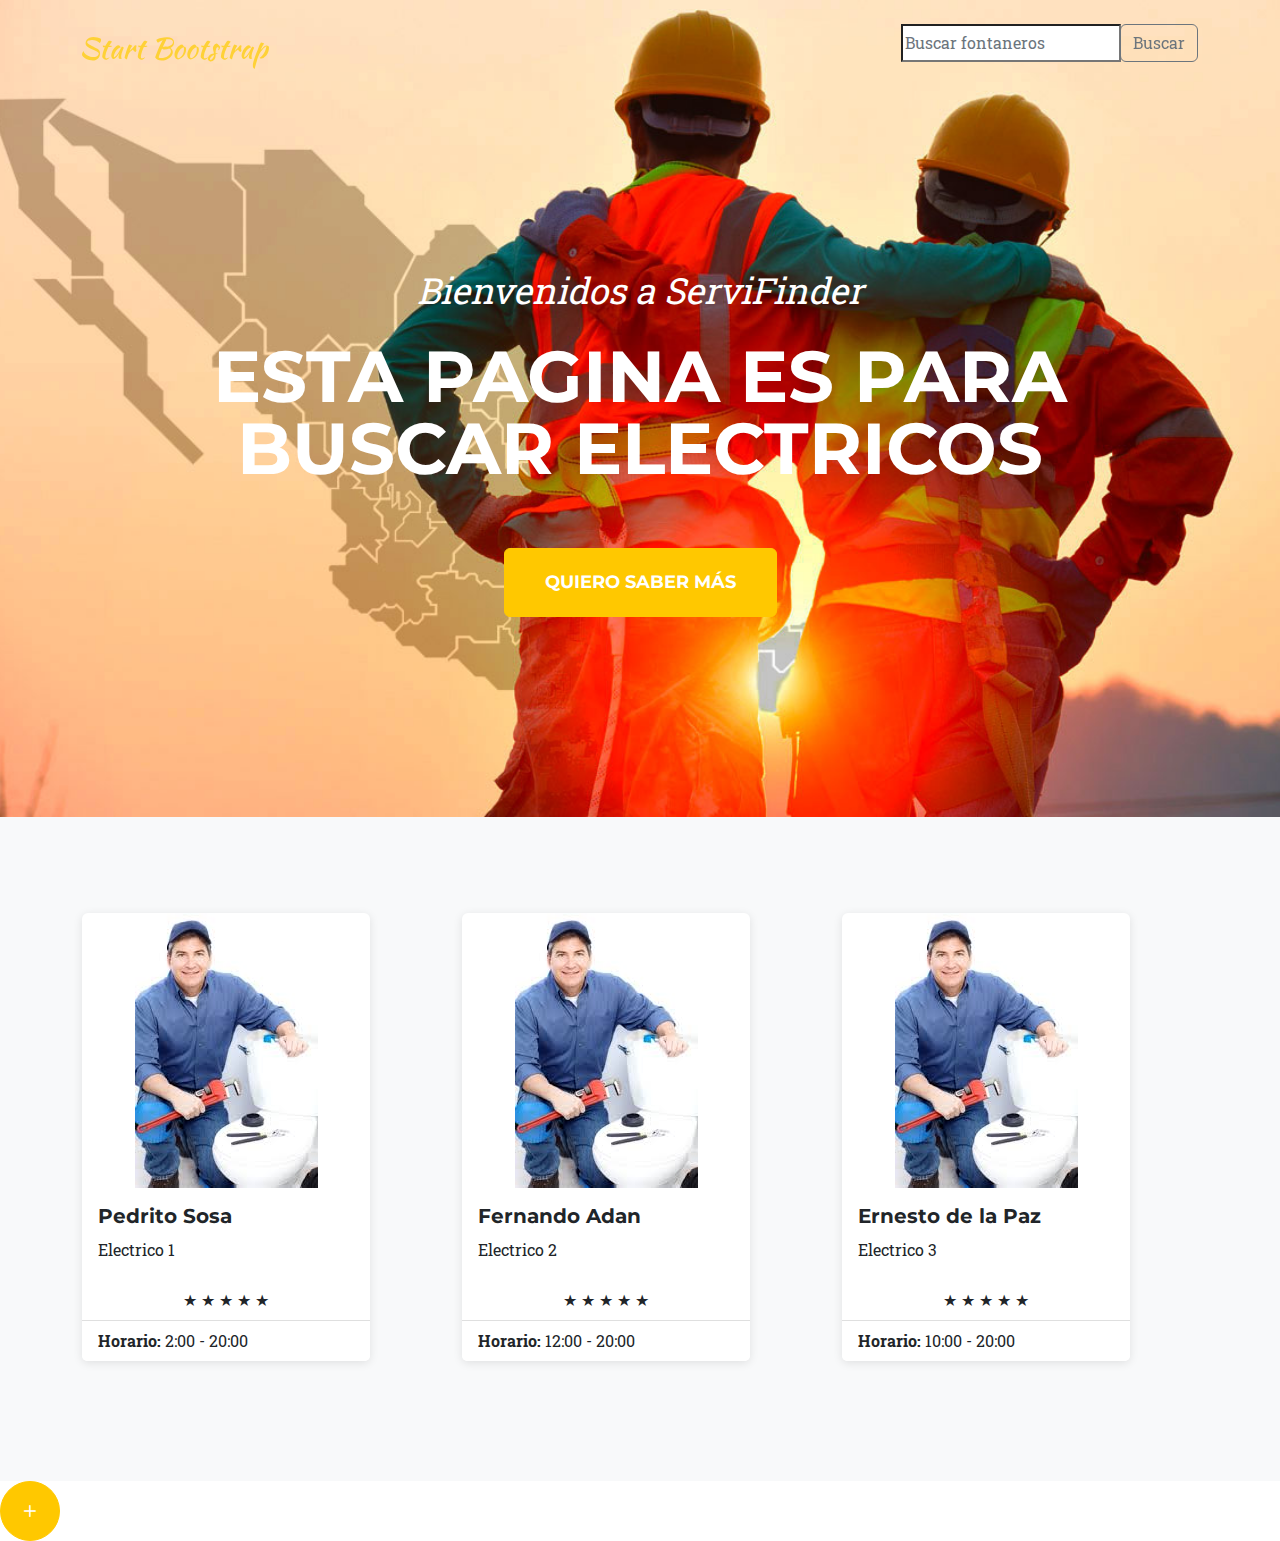
<file: Electricos.html>
<!DOCTYPE html>
<html lang="en">
    <head>
        <meta charset="utf-8" />
        <meta name="viewport" content="width=device-width, initial-scale=1, shrink-to-fit=no" />
        <meta name="description" content="" />
        <meta name="author" content="" />
        <title>ServiFinder</title>
        <link rel="icon" type="image/x-icon" href="assets/326617-200.png"/>
        <script src="js/all.js" crossorigin="anonymous"></script>
        <link href="https://fonts.googleapis.com/css?family=Montserrat:400,700" rel="stylesheet" type="text/css" />
        <link href="https://fonts.googleapis.com/css?family=Roboto+Slab:400,100,300,700" rel="stylesheet" type="text/css" />
        <link rel="stylesheet" href="https://cdn.jsdelivr.net/npm/bootstrap-icons@1.7.2/font/bootstrap-icons.css">
        <link rel="stylesheet" href="https://cdn.jsdelivr.net/npm/bootstrap-icons@1.11.1/font/bootstrap-icons.css">
        <link href="css/styles.css" rel="stylesheet" />
    </head>
    <body id="page-top">
        <!-- Navbar-->
        <nav class="navbar navbar-expand-lg navbar-dark fixed-top" id="mainNav">
            <div class="container">
                <a class="navbar-brand" href="index.html"><img src="assets/img/navbar-logo.svg" alt="..." /></a>
                <button class="navbar-toggler" type="button" data-bs-toggle="collapse" data-bs-target="#navbarResponsive" aria-controls="navbarResponsive" aria-expanded="false" aria-label="Toggle navigation">
                    Menu
                    <i class="fas fa-bars ms-1"></i>
                </button>
                <div class="collapse navbar-collapse" id="navbarResponsive">
                    <ul class="navbar-nav text-uppercase ms-auto py-4 py-lg-0">
                        <li class="nav-item"><div class="input-group mb-3">
                            <input type="text" class="form-control" placeholder="Buscar fontaneros" aria-label="Search" aria-describedby="basic-addon2">
                                <div class="input-group-append">
                                    <button class="btn btn-outline-secondary" type="button" id="basic-addon2">Buscar</button>
                                </div>
                            </div>
                        </li>
                    </ul>
                </div>
            </div>
        </nav>
                <!--Fontaneros-->
        <header class="masthead">
            <div class="container">
                <div class="masthead-subheading">Bienvenidos a ServiFinder</div>
                <div class="masthead-heading text-uppercase">Esta pagina es para buscar Electricos</div>
                <a class="btn btn-primary btn-xl text-uppercase" href="#portfolio">Quiero saber más</a>
            </div>
        </header>
        <!-- Portfolio Grid-->
        <section class="page-section bg-light" id="portfolio">
            <div class="container">
                <div class="row">
                    <div class="col-lg-4 col-sm-6 mb-4">
                        <!-- Portfolio item 1-->
                        <div class="portfolio-item">
                            <div class="card" style="width: 18rem;">
                                <a class="portfolio-link" data-bs-toggle="modal" href="#Electrico1">
                                    <div class="portfolio-hover">
                                        <div class="portfolio-hover-content"><i class="fas fa-plus fa-3x"></i></div>
                                    </div>
                                    <img src="assets/img/servidores/Fontaneros/Fontanero1.jpeg" class="card-img-top" alt="...">
                                </a>
                                  
                                  <div class="card-body">
                                    <h5 class="card-title">Pedrito Sosa</h5>
                                    <p class="card-text">Electrico 1</p>
                                  </div>
                                  <ul class="list-group list-group-flush">
                                    <li class="list-group-item">
                                        <center>
                                            <div id="rating1" class="star-rating" role="rating" data-rating="3">
                                              <span class="star" data-value="1">&#9733;<span class="star-notification"></span></span>
                                              <span class="star" data-value="2">&#9733;<span class="star-notification"></span></span>
                                              <span class="star" data-value="3">&#9733;<span class="star-notification"></span></span>
                                              <span class="star" data-value="4">&#9733;<span class="star-notification"></span></span>
                                              <span class="star" data-value="5">&#9733;<span class="star-notification"></span></span>
                                            </div>
                                        </center>
                                    </li>
                                    <li class="list-group-item"><strong>Horario: </strong>2:00 - 20:00</li>
                                  </ul>
                            </div>
                        </div>
                    </div>
                    <div class="col-lg-4 col-sm-6 mb-4">
                        <!-- Portfolio item 2-->
                        <div class="portfolio-item">
                            <div class="card" style="width: 18rem;">
                                <a class="portfolio-link" data-bs-toggle="modal" href="#Electrico2">
                                    <div class="portfolio-hover">
                                        <div class="portfolio-hover-content"><i class="fas fa-plus fa-3x"></i></div>
                                    </div>
                                    <img src="assets/img/servidores/Fontaneros/Fontanero1.jpeg" class="card-img-top" alt="...">
                                </a>
                                  
                                  <div class="card-body">
                                    <h5 class="card-title">Fernando Adan</h5>
                                    <p class="card-text">Electrico 2</p>
                                  </div>
                                  <ul class="list-group list-group-flush">
                                    <li class="list-group-item">
                                        <center>
                                            <div id="rating1" class="star-rating" role="rating" data-rating="3">
                                              <span class="star" data-value="1">&#9733;<span class="star-notification"></span></span>
                                              <span class="star" data-value="2">&#9733;<span class="star-notification"></span></span>
                                              <span class="star" data-value="3">&#9733;<span class="star-notification"></span></span>
                                              <span class="star" data-value="4">&#9733;<span class="star-notification"></span></span>
                                              <span class="star" data-value="5">&#9733;<span class="star-notification"></span></span>
                                            </div>
                                        </center>
                                    </li>
                                    <li class="list-group-item"><strong>Horario: </strong>12:00 - 20:00</li>
                                  </ul>
                            </div>
                        </div>
                    </div>
                    <div class="col-lg-4 col-sm-6 mb-4">
                        <!-- Portfolio item 3-->
                        <div class="portfolio-item">
                            <div class="card" style="width: 18rem;">
                                <a class="portfolio-link" data-bs-toggle="modal" href="#Electrico3">
                                    <div class="portfolio-hover">
                                        <div class="portfolio-hover-content"><i class="fas fa-plus fa-3x"></i></div>
                                    </div>
                                    <img src="assets/img/servidores/Fontaneros/Fontanero1.jpeg" class="card-img-top" alt="...">
                                </a>
                                  
                                  <div class="card-body">
                                    <h5 class="card-title">Ernesto de la Paz</h5>
                                    <p class="card-text">Electrico 3</p>
                                  </div>
                                  <ul class="list-group list-group-flush">
                                    <li class="list-group-item">
                                        <center>
                                            <div id="rating1" class="star-rating" role="rating" data-rating="3">
                                              <span class="star" data-value="1">&#9733;<span class="star-notification"></span></span>
                                              <span class="star" data-value="2">&#9733;<span class="star-notification"></span></span>
                                              <span class="star" data-value="3">&#9733;<span class="star-notification"></span></span>
                                              <span class="star" data-value="4">&#9733;<span class="star-notification"></span></span>
                                              <span class="star" data-value="5">&#9733;<span class="star-notification"></span></span>
                                            </div>
                                        </center>
                                    </li>
                                    <li class="list-group-item"><strong>Horario: </strong>10:00 - 20:00</li>
                                  </ul>
                            </div>
                        </div>
                    </div>
                </div>
            </div>
        </section>
        <!--Perfil de electrico 1-->
            <div class="portfolio-modal modal fade" id="Electrico1" tabindex="-1" role="dialog" aria-hidden="true">
            <div class="modal-dialog">
                <div class="modal-content">
                    <div class="close-modal" data-bs-dismiss="modal"><img src="assets/img/close-icon.svg" alt="Close modal" /></div>
                    <div class="container">
                        <div class="row justify-content-center">
                            <div class="col-lg-8">
                                <div class="modal-body">
                                    <!-- Project details-->
                                    <h2 class="text-uppercase">Pedrito Sosa</h2>
                                    <p class="item-intro text-muted">Electrico especializado en circuitos de casa.</p>
                                    <img class="img-fluid d-block mx-auto" src="assets/img/servidores/Fontaneros/Fontanero1C.jpeg" alt="..." />
                                    <p>Soy un electrico con una vida tranquila, y me gusta la mayonesa</p>
                                    <ul class="list-inline">
                                    </ul>
                                    <center>
                                        <section class="comment-section py-5" style="max-width:460px;">
                                          <div class="container">
                                            <h2 class="mb-4">Comentarios</h2>
                                            <!-- Comment Form -->
                                            <div class="card mb-4">
                                              <div class="card-body">
                                                <form>
                                                  <div class="col-md-6">
                                                        <div class="rating-card p-4">
                                                            <h5 class="mb-4">Califica a este electrico</h5>
                                                            <div class="star-rating animated-stars">
                                                                <input type="radio" id="star5" name="rating" value="5">
                                                                <label for="star5" class="bi bi-star-fill"></label>
                                                                <input type="radio" id="star4" name="rating" value="4">
                                                                <label for="star4" class="bi bi-star-fill"></label>
                                                                <input type="radio" id="star3" name="rating" value="3">
                                                                <label for="star3" class="bi bi-star-fill"></label>
                                                                <input type="radio" id="star2" name="rating" value="2">
                                                                <label for="star2" class="bi bi-star-fill"></label>
                                                                <input type="radio" id="star1" name="rating" value="1">
                                                                <label for="star1" class="bi bi-star-fill"></label>
                                                            </div>
                                                        </div>
                                                    </div>
                                                  <div class="mb-3">
                                                    <label for="commentContent" class="form-label">Comentario</label>
                                                    <textarea class="form-control" id="commentContent" rows="3" placeholder="Escribe aqui tu comentario"></textarea>
                                                  </div>
                                                  <button type="submit" class="btn btn-primary">Subir comentario</button>
                                                </form>
                                              </div>
                                            </div>

                                            <!-- Comments List -->
                                            <div class="comments-list">
                                              <!-- Comment 1 -->
                                              <div class="card mb-3">
                                                <div class="card-body">
                                                  <div class="d-flex mb-3">
                                                    <img src="assets/pfp.jpg" class="rounded-circle me-3" alt="User Avatar">
                                                    <div>
                                                      <h5 class="card-title mb-0">Gustambo Alvarez</h5>
                                                      <small class="text-muted">Publicado el 17 de Junio del 2025</small>
                                                    </div>
                                                  </div>
                                                  <p class="card-text">Increible electrico!</p>
                                                  <div class="d-flex justify-content-end">
                                                    <button class="btn btn-sm btn-outline-primary me-2">
                                                      <i class="bi bi-hand-thumbs-up"></i> Like
                                                    </button>
                                                    <button class="btn btn-sm btn-outline-secondary">
                                                      <i class="bi bi-reply"></i> Responder
                                                    </button>
                                                  </div>
                                                </div>
                                              </div>

                                              <!-- Comment 2 -->
                                              <div class="card mb-3">
                                                <div class="card-body">
                                                  <div class="d-flex mb-3">
                                                    <img src="assets/pfp.jpg" class="rounded-circle me-3" alt="User Avatar">
                                                    <div>
                                                      <h5 class="card-title mb-0">Victor Ramirez Perez</h5>
                                                      <small class="text-muted">Publicado el 17 de Junio del 2025</small>
                                                    </div>
                                                  </div>
                                                  <p class="card-text">Es muy grosero, me dijo chillon!!</p>
                                                  <div class="d-flex justify-content-end">
                                                    <button class="btn btn-sm btn-outline-primary me-2">
                                                      <i class="bi bi-hand-thumbs-up"></i> Like
                                                    </button>
                                                    <button class="btn btn-sm btn-outline-secondary">
                                                      <i class="bi bi-reply"></i> Responder
                                                    </button>
                                                  </div>
                                                </div>
                                              </div>
                                            </div>
                                          </div>
                                        </section>
                                    </center>
                                    <button class="btn btn-primary btn-xl text-uppercase" data-bs-dismiss="modal" type="button">
                                        <i class="fas fa-xmark me-1"></i>
                                        Cerrar
                                    </button>
                                </div>
                            </div>
                        </div>
                    </div>
                </div>
            </div>
        </div>
        <!--PErfil de electrico 2-->
                    <div class="portfolio-modal modal fade" id="Electrico2" tabindex="-1" role="dialog" aria-hidden="true">
            <div class="modal-dialog">
                <div class="modal-content">
                    <div class="close-modal" data-bs-dismiss="modal"><img src="assets/img/close-icon.svg" alt="Close modal" /></div>
                    <div class="container">
                        <div class="row justify-content-center">
                            <div class="col-lg-8">
                                <div class="modal-body">
                                    <!-- Project details-->
                                    <h2 class="text-uppercase">Fernando Adan</h2>
                                    <p class="item-intro text-muted">Electrico especializado en circuitos en paralelo.</p>
                                    <img class="img-fluid d-block mx-auto" src="assets/img/servidores/Fontaneros/Fontanero1C.jpeg" alt="..." />
                                    <p>Soy un electrico serio, voy a lo que voy</p>
                                    <ul class="list-inline">
                                    </ul>
                                    <center>
                                        <section class="comment-section py-5" style="max-width:460px;">
                                          <div class="container">
                                            <h2 class="mb-4">Comentarios</h2>
                                            <!-- Comment Form -->
                                            <div class="card mb-4">
                                              <div class="card-body">
                                                <form>
                                                  <div class="col-md-6">
                                                        <div class="rating-card p-4">
                                                            <h5 class="mb-4">Califica a este electrico</h5>
                                                            <div class="star-rating animated-stars">
                                                                <input type="radio" id="star5" name="rating" value="5">
                                                                <label for="star5" class="bi bi-star-fill"></label>
                                                                <input type="radio" id="star4" name="rating" value="4">
                                                                <label for="star4" class="bi bi-star-fill"></label>
                                                                <input type="radio" id="star3" name="rating" value="3">
                                                                <label for="star3" class="bi bi-star-fill"></label>
                                                                <input type="radio" id="star2" name="rating" value="2">
                                                                <label for="star2" class="bi bi-star-fill"></label>
                                                                <input type="radio" id="star1" name="rating" value="1">
                                                                <label for="star1" class="bi bi-star-fill"></label>
                                                            </div>
                                                        </div>
                                                    </div>
                                                  <div class="mb-3">
                                                    <label for="commentContent" class="form-label">Comentario</label>
                                                    <textarea class="form-control" id="commentContent" rows="3" placeholder="Escribe aqui tu comentario"></textarea>
                                                  </div>
                                                  <button type="submit" class="btn btn-primary">Subir comentario</button>
                                                </form>
                                              </div>
                                            </div>

                                            <!-- Comments List -->
                                            <div class="comments-list">
                                              <!-- Comment 1 -->
                                              <div class="card mb-3">
                                                <div class="card-body">
                                                  <div class="d-flex mb-3">
                                                    <img src="assets/pfp.jpg" class="rounded-circle me-3" alt="User Avatar">
                                                    <div>
                                                      <h5 class="card-title mb-0">Gordy Rafael</h5>
                                                      <small class="text-muted">Publicado el 17 de Junio del 2025</small>
                                                    </div>
                                                  </div>
                                                  <p class="card-text">Mejor nadotaa!</p>
                                                  <div class="d-flex justify-content-end">
                                                    <button class="btn btn-sm btn-outline-primary me-2">
                                                      <i class="bi bi-hand-thumbs-up"></i> Like
                                                    </button>
                                                    <button class="btn btn-sm btn-outline-secondary">
                                                      <i class="bi bi-reply"></i> Responder
                                                    </button>
                                                  </div>
                                                </div>
                                              </div>

                                              <!-- Comment 2 -->
                                              <div class="card mb-3">
                                                <div class="card-body">
                                                  <div class="d-flex mb-3">
                                                    <img src="assets/pfp.jpg" class="rounded-circle me-3" alt="User Avatar">
                                                    <div>
                                                      <h5 class="card-title mb-0">Margarita Victor Ramirez</h5>
                                                      <small class="text-muted">Publicado el 17 de Junio del 2025</small>
                                                    </div>
                                                  </div>
                                                  <p class="card-text">Me gusta como trabajam siento que es atractivo >//< </p>
                                                  <div class="d-flex justify-content-end">
                                                    <button class="btn btn-sm btn-outline-primary me-2">
                                                      <i class="bi bi-hand-thumbs-up"></i> Like
                                                    </button>
                                                    <button class="btn btn-sm btn-outline-secondary">
                                                      <i class="bi bi-reply"></i> Responder
                                                    </button>
                                                  </div>
                                                </div>
                                              </div>
                                            </div>
                                          </div>
                                        </section>
                                    </center>
                                    <button class="btn btn-primary btn-xl text-uppercase" data-bs-dismiss="modal" type="button">
                                        <i class="fas fa-xmark me-1"></i>
                                        Cerrar
                                    </button>
                                </div>
                            </div>
                        </div>
                    </div>
                </div>
            </div>
        </div>
        <!--Perfil de electrico 3-->
        <div class="portfolio-modal modal fade" id="Electrico3" tabindex="-1" role="dialog" aria-hidden="true">
            <div class="modal-dialog">
                <div class="modal-content">
                    <div class="close-modal" data-bs-dismiss="modal"><img src="assets/img/close-icon.svg" alt="Close modal" /></div>
                    <div class="container">
                        <div class="row justify-content-center">
                            <div class="col-lg-8">
                                <div class="modal-body">
                                    <!-- Project details-->
                                    <h2 class="text-uppercase">Ernesto de la Paz</h2>
                                    <p class="item-intro text-muted">Electrico especializado en instalacion de minisplits.</p>
                                    <img class="img-fluid d-block mx-auto" src="assets/img/servidores/Electricos/Electrico1C.jpeg" alt="..." />
                                    <p>Soy un electrico muy energetico, me gusta cantar cuando trabajo</p>
                                    <ul class="list-inline">
                                    </ul>
                                    <center>
                                        <section class="comment-section py-5" style="max-width:460px;">
                                          <div class="container">
                                            <h2 class="mb-4">Comentarios</h2>
                                            <!-- Comment Form -->
                                            <div class="card mb-4">
                                              <div class="card-body">
                                                <form>
                                                  <div class="col-md-6">
                                                        <div class="rating-card p-4">
                                                            <h5 class="mb-4">Califica a este fontanero</h5>
                                                            <div class="star-rating animated-stars">
                                                                <input type="radio" id="star5" name="rating" value="5">
                                                                <label for="star5" class="bi bi-star-fill"></label>
                                                                <input type="radio" id="star4" name="rating" value="4">
                                                                <label for="star4" class="bi bi-star-fill"></label>
                                                                <input type="radio" id="star3" name="rating" value="3">
                                                                <label for="star3" class="bi bi-star-fill"></label>
                                                                <input type="radio" id="star2" name="rating" value="2">
                                                                <label for="star2" class="bi bi-star-fill"></label>
                                                                <input type="radio" id="star1" name="rating" value="1">
                                                                <label for="star1" class="bi bi-star-fill"></label>
                                                            </div>
                                                        </div>
                                                    </div>
                                                  <div class="mb-3">
                                                    <label for="commentContent" class="form-label">Comentario</label>
                                                    <textarea class="form-control" id="commentContent" rows="3" placeholder="Escribe aqui tu comentario"></textarea>
                                                  </div>
                                                  <button type="submit" class="btn btn-primary">Subir comentario</button>
                                                </form>
                                              </div>
                                            </div>

                                            <!-- Comments List -->
                                            <div class="comments-list">
                                              <!-- Comment 1 -->
                                              <div class="card mb-3">
                                                <div class="card-body">
                                                  <div class="d-flex mb-3">
                                                    <img src="assets/pfp.jpg" class="rounded-circle me-3" alt="User Avatar">
                                                    <div>
                                                      <h5 class="card-title mb-0">Draco Flores</h5>
                                                      <small class="text-muted">Publicado el 17 de Junio del 2025</small>
                                                    </div>
                                                  </div>
                                                  <p class="card-text">Me recuerda tanto a mi carnal pulpo!</p>
                                                  <div class="d-flex justify-content-end">
                                                    <button class="btn btn-sm btn-outline-primary me-2">
                                                      <i class="bi bi-hand-thumbs-up"></i> Like
                                                    </button>
                                                    <button class="btn btn-sm btn-outline-secondary">
                                                      <i class="bi bi-reply"></i> Responder
                                                    </button>
                                                  </div>
                                                </div>
                                              </div>

                                              <!-- Comment 2 -->
                                              <div class="card mb-3">
                                                <div class="card-body">
                                                  <div class="d-flex mb-3">
                                                    <img src="assets/pfp.jpg" class="rounded-circle me-3" alt="User Avatar">
                                                    <div>
                                                      <h5 class="card-title mb-0">Antonio Estrella</h5>
                                                      <small class="text-muted">Publicado el 17 de Junio del 2025</small>
                                                    </div>
                                                  </div>
                                                  <p class="card-text">Muy carismatico!!</p>
                                                  <div class="d-flex justify-content-end">
                                                    <button class="btn btn-sm btn-outline-primary me-2">
                                                      <i class="bi bi-hand-thumbs-up"></i> Like
                                                    </button>
                                                    <button class="btn btn-sm btn-outline-secondary">
                                                      <i class="bi bi-reply"></i> Responder
                                                    </button>
                                                  </div>
                                                </div>
                                              </div>
                                            </div>
                                          </div>
                                        </section>
                                    </center>
                                    <button class="btn btn-primary btn-xl text-uppercase" data-bs-dismiss="modal" type="button">
                                        <i class="fas fa-xmark me-1"></i>
                                        Cerrar
                                    </button>
                                </div>
                            </div>
                        </div>
                    </div>
                </div>
            </div>
        </div>

       <!-- FAB con menú -->
  <div class="fab-container" id="fabMenu">
    <div class="dropdown-menu">
      <a class="portfolio-link" data-bs-toggle="modal" href="#AggFontanero"><button class="dropdown-item text-end">Agregar fontanero</button></a>
      <a class="portfolio-link" data-bs-toggle="modal" href="#ElimFontanero"><button class="dropdown-item text-end">Eliminar</button></a>
      <a class="portfolio-link" data-bs-toggle="modal" href="#RepFontanero"><button class="dropdown-item text-end">Consultar reportes en PDF</button></a>
    </div>
    <button class="btn btn-primary fab-btn" id="fabToggle">
      <i class="bi bi-plus"></i>
    </button>
  </div>
  <!--AggElectrico-->
   <div class="portfolio-modal modal fade" id="AggElectrico" tabindex="-1" role="dialog" aria-hidden="true">
            <div class="modal-dialog">
                <div class="modal-content">
                    <div class="close-modal" data-bs-dismiss="modal"><img src="assets/img/close-icon.svg" alt="Close modal" /></div>
                    <div class="container">
                        <div class="row justify-content-center">
                            <div class="col-lg-8">
                                <div class="modal-body">
                                    <!-- Project details-->
                                          <div class="container h-100">
                                            <div class="row d-flex justify-content-center align-items-center h-100">
                                              <div class="col-lg-12 col-xl-11">
                                                <div class="card text-black" style="border-radius: 25px;">
                                                  <div class="card-body p-md-5">
                                                    <div class="row justify-content-center">
                                                      <div class="col-md-10 col-lg-6 col-xl-5 order-2 order-lg-1">

                                                        <p class="text-center h1 fw-bold mb-5 mx-1 mx-md-4 mt-4">Registrar Electrico</p>

                                                        <form class="mx-1 mx-md-4">

                                                          <div class="d-flex flex-row align-items-center mb-4">
                                                            <i class="fas fa-user fa-lg me-3 fa-fw"></i>
                                                            <div data-mdb-input-init class="form-outline flex-fill mb-0">
                                                              <input type="text" id="form3Example1c" class="form-control" />
                                                              <label class="form-label" for="form3Example1c">Nombre</label>
                                                            </div>
                                                          </div>

                                                          <div class="d-flex flex-row align-items-center mb-4">
                                                            <i class="fas fa-envelope fa-lg me-3 fa-fw"></i>
                                                            <div data-mdb-input-init class="form-outline flex-fill mb-0">
                                                              <input type="email" id="form3Example3c" class="form-control" />
                                                              <label class="form-label" for="form3Example3c">Correo</label>
                                                            </div>
                                                          </div>

                                                          <div class="d-flex flex-row align-items-center mb-4">
                                                            <i class="fas fa-lock fa-lg me-3 fa-fw"></i>
                                                            <div data-mdb-input-init class="form-outline flex-fill mb-0">
                                                              <input type="password" id="form3Example4c" class="form-control" />
                                                              <label class="form-label" for="form3Example4c">Contraseña</label>
                                                            </div>
                                                          </div>

                                                          <div class="d-flex flex-row align-items-center mb-4">
                                                            <i class="fas fa-key fa-lg me-3 fa-fw"></i>
                                                            <div data-mdb-input-init class="form-outline flex-fill mb-0">
                                                              <input type="password" id="form3Example4cd" class="form-control" />
                                                              <label class="form-label" for="form3Example4cd">Profesión</label>
                                                            </div>
                                                          </div>

                                                          <div class="d-flex flex-row align-items-center mb-4">
                                                            <i class="fas fa-key fa-lg me-3 fa-fw"></i>
                                                            <div data-mdb-input-init class="form-outline flex-fill mb-0">
                                                              <input type="password" id="form3Example4cd" class="form-control" />
                                                              <label class="form-label" for="form3Example4cd">Horarios</label>
                                                            </div>
                                                          </div>

                                                          <div class="d-flex justify-content-center mx-4 mb-3 mb-lg-4">
                                                            <button  type="button" data-mdb-button-init data-mdb-ripple-init class="btn btn-primary btn-lg">Registrar</button>
                                                          </div>
                                                        </form>
                                                      </div>
                                                    </div>
                                                  </div>
                                                </div>
                                              </div>
                                            </div>
                                          </div>
                                </div>
                            </div>
                        </div>
                    </div>
                </div>
            </div>
        </div>
<!--ElimElectrico-->
    <div class="portfolio-modal modal fade" id="ElimElectrico" tabindex="-1" role="dialog" aria-hidden="true">
            <div class="modal-dialog">
                <div class="modal-content">
                    <div class="close-modal" data-bs-dismiss="modal"><img src="assets/img/close-icon.svg" alt="Close modal" /></div>
                    <div class="container">
                        <div class="row justify-content-center">
                            <div class="col-lg-8">
                                <div class="modal-body">
                                    <!-- Project details-->
                                          <div class="container h-100">
                                            <div class="row d-flex justify-content-center align-items-center h-100">
                                              <div class="col-lg-12 col-xl-11">
                                                <div class="card text-black" style="border-radius: 25px;">
                                                  <div class="card-body p-md-5">
                                                    <div class="row justify-content-center">
                                                      <div class="col-md-10 col-lg-6 col-xl-5 order-2 order-lg-1">

                                                        <p class="text-center h1 fw-bold mb-5 mx-1 mx-md-4 mt-4">Eliminar Electrico</p>

                                                        <form class="mx-1 mx-md-4">

                                                          <div class="d-flex flex-row align-items-center mb-4">
                                                            <i class="fas fa-user fa-lg me-3 fa-fw"></i>
                                                            <div data-mdb-input-init class="form-outline flex-fill mb-0">
                                                              <input type="text" id="form3Example1c" class="form-control" />
                                                              <label class="form-label" for="form3Example1c">Buscar electrico por nombre</label>
                                                            </div>
                                                          </div>
                                                          <div class="d-flex justify-content-center mx-4 mb-3 mb-lg-4">
                                                            <button  type="button" data-mdb-button-init data-mdb-ripple-init class="btn btn-primary btn-lg">Eliminar</button>
                                                          </div>
                                                        </form>
                                                      </div>
                                                    </div>
                                                  </div>
                                                </div>
                                              </div>
                                            </div>
                                          </div>
                                </div>
                            </div>
                        </div>
                    </div>
                </div>
            </div>
        </div>
<!--RepElectrico-->
        <div class="portfolio-modal modal fade" id="RepElectrico" tabindex="-1" role="dialog" aria-hidden="true">
            <div class="modal-dialog">
                <div class="modal-content">
                    <div class="close-modal" data-bs-dismiss="modal"><img src="assets/img/close-icon.svg" alt="Close modal" /></div>
                    <div class="container">
                        <div class="row justify-content-center">
                            <div class="col-lg-8">
                                <div class="modal-body">
                                    <!-- Project details-->
                                          <div class="container h-100">
                                            <div class="row d-flex justify-content-center align-items-center h-100">
                                              <div class="col-lg-12 col-xl-11">
                                                <div class="card text-black" style="border-radius: 25px;">
                                                  <div class="card-body p-md-5">
                                                    <div class="row justify-content-center">
                                                      <div class="col-md-10 col-lg-6 col-xl-5 order-2 order-lg-1">

                                                        <p class="text-center h1 fw-bold mb-5 mx-1 mx-md-4 mt-4">Eliminar Electrico</p>

                                                        <form class="mx-1 mx-md-4">

                                                          <div class="d-flex flex-row align-items-center mb-4">
                                                            <i class="fas fa-user fa-lg me-3 fa-fw"></i>
                                                            <div data-mdb-input-init class="form-outline flex-fill mb-0">
                                                              <input type="text" id="form3Example1c" class="form-control" />
                                                              <label class="form-label" for="form3Example1c">Buscar electrico por nombre</label>
                                                            </div>
                                                          </div>
                                                          <div class="d-flex justify-content-center mx-4 mb-3 mb-lg-4">
                                                            <button  type="button" data-mdb-button-init data-mdb-ripple-init class="btn btn-primary btn-lg">Reporte PDF</button>
                                                          </div>
                                                        </form>
                                                      </div>
                                                    </div>
                                                  </div>
                                                </div>
                                              </div>
                                            </div>
                                          </div>
                                </div>
                            </div>
                        </div>
                    </div>
                </div>
            </div>
        </div>
      <!-- Bootstrap core JS-->
        <script src="https://cdn.jsdelivr.net/npm/bootstrap@5.2.3/dist/js/bootstrap.bundle.min.js"></script>
        <!-- Core theme JS-->
        <script src="js/scripts.js"></script>
        <!-- * * * * * * * * * * * * * * * * * * * * * * * * * * * * * * * * * * * * * * * *-->
        <!-- * *                               SB Forms JS                               * *-->
        <!-- * * Activate your form at https://startbootstrap.com/solution/contact-forms * *-->
        <!-- * * * * * * * * * * * * * * * * * * * * * * * * * * * * * * * * * * * * * * * *-->
        <script src="https://cdn.startbootstrap.com/sb-forms-latest.js"></script>
    </body>
</html>
</file>
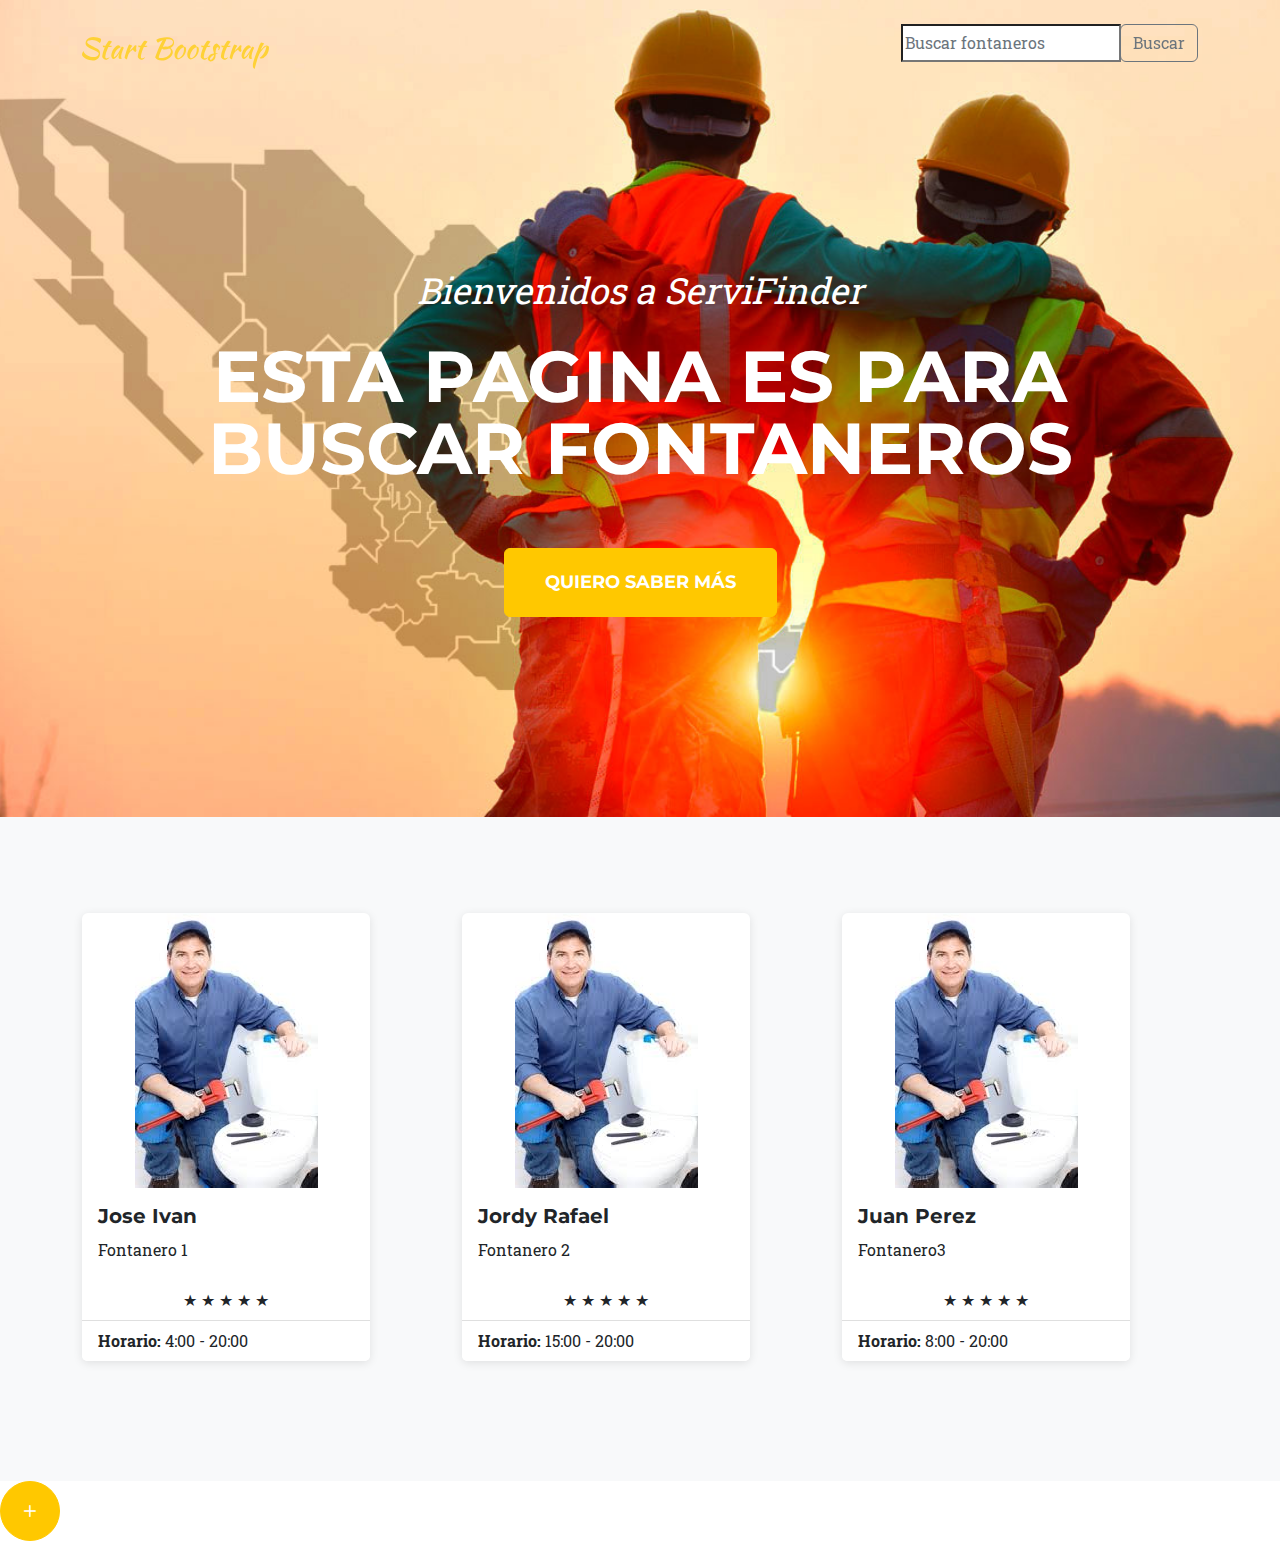
<file: Fontaneros.html>
<!DOCTYPE html>
<html lang="en">
    <head>
        <meta charset="utf-8" />
        <meta name="viewport" content="width=device-width, initial-scale=1, shrink-to-fit=no" />
        <meta name="description" content="" />
        <meta name="author" content="" />
        <title>ServiFinder</title>
        <link rel="icon" type="image/x-icon" href="assets/326617-200.png"/>
        <script src="js/all.js" crossorigin="anonymous"></script>
        <link href="https://fonts.googleapis.com/css?family=Montserrat:400,700" rel="stylesheet" type="text/css" />
        <link href="https://fonts.googleapis.com/css?family=Roboto+Slab:400,100,300,700" rel="stylesheet" type="text/css" />
        <link rel="stylesheet" href="https://cdn.jsdelivr.net/npm/bootstrap-icons@1.7.2/font/bootstrap-icons.css">
        <link rel="stylesheet" href="https://cdn.jsdelivr.net/npm/bootstrap-icons@1.11.1/font/bootstrap-icons.css">
        <link href="css/styles.css" rel="stylesheet" />
    </head>
    <body id="page-top">
        <!-- Navbar-->
        <nav class="navbar navbar-expand-lg navbar-dark fixed-top" id="mainNav">
            <div class="container">
                <a class="navbar-brand" href="index.html"><img src="assets/img/navbar-logo.svg" alt="..." /></a>
                <button class="navbar-toggler" type="button" data-bs-toggle="collapse" data-bs-target="#navbarResponsive" aria-controls="navbarResponsive" aria-expanded="false" aria-label="Toggle navigation">
                    Menu
                    <i class="fas fa-bars ms-1"></i>
                </button>
                <div class="collapse navbar-collapse" id="navbarResponsive">
                    <ul class="navbar-nav text-uppercase ms-auto py-4 py-lg-0">
                        <li class="nav-item"><div class="input-group mb-3">
                            <input type="text" class="form-control" placeholder="Buscar fontaneros" aria-label="Search" aria-describedby="basic-addon2">
                                <div class="input-group-append">
                                    <button class="btn btn-outline-secondary" type="button" id="basic-addon2">Buscar</button>
                                </div>
                            </div>
                        </li>
                    </ul>
                </div>
            </div>
        </nav>
                <!--Fontaneros-->
        <header class="masthead">
            <div class="container">
                <div class="masthead-subheading">Bienvenidos a ServiFinder</div>
                <div class="masthead-heading text-uppercase">Esta pagina es para buscar Fontaneros</div>
                <a class="btn btn-primary btn-xl text-uppercase" href="#portfolio">Quiero saber más</a>
            </div>
        </header>
        <!-- Portfolio Grid-->
        <section class="page-section bg-light" id="portfolio">
            <div class="container">
                <div class="row">
                    <div class="col-lg-4 col-sm-6 mb-4">
                        <!-- Portfolio item 1-->
                        <div class="portfolio-item">
                            <div class="card" style="width: 18rem;">
                                <a class="portfolio-link" data-bs-toggle="modal" href="#Fontanero1">
                                    <div class="portfolio-hover">
                                        <div class="portfolio-hover-content"><i class="fas fa-plus fa-3x"></i></div>
                                    </div>
                                    <img src="assets/img/servidores/Fontaneros/Fontanero1.jpeg" class="card-img-top" alt="...">
                                </a>
                                  
                                  <div class="card-body">
                                    <h5 class="card-title">Jose Ivan</h5>
                                    <p class="card-text">Fontanero 1</p>
                                  </div>
                                  <ul class="list-group list-group-flush">
                                    <li class="list-group-item">
                                        <center>
                                            <div id="rating1" class="star-rating" role="rating" data-rating="3">
                                              <span class="star" data-value="1">&#9733;<span class="star-notification"></span></span>
                                              <span class="star" data-value="2">&#9733;<span class="star-notification"></span></span>
                                              <span class="star" data-value="3">&#9733;<span class="star-notification"></span></span>
                                              <span class="star" data-value="4">&#9733;<span class="star-notification"></span></span>
                                              <span class="star" data-value="5">&#9733;<span class="star-notification"></span></span>
                                            </div>
                                        </center>
                                    </li>
                                    <li class="list-group-item"><strong>Horario: </strong>4:00 - 20:00</li>
                                  </ul>
                            </div>
                        </div>
                    </div>
                    <div class="col-lg-4 col-sm-6 mb-4">
                        <!-- Portfolio item 2-->
                        <div class="portfolio-item">
                            <div class="card" style="width: 18rem;">
                                <a class="portfolio-link" data-bs-toggle="modal" href="#Fontanero2">
                                    <div class="portfolio-hover">
                                        <div class="portfolio-hover-content"><i class="fas fa-plus fa-3x"></i></div>
                                    </div>
                                    <img src="assets/img/servidores/Fontaneros/Fontanero1.jpeg" class="card-img-top" alt="...">
                                </a>
                                  
                                  <div class="card-body">
                                    <h5 class="card-title">Jordy Rafael</h5>
                                    <p class="card-text">Fontanero 2</p>
                                  </div>
                                  <ul class="list-group list-group-flush">
                                    <li class="list-group-item">
                                        <center>
                                            <div id="rating1" class="star-rating" role="rating" data-rating="3">
                                              <span class="star" data-value="1">&#9733;<span class="star-notification"></span></span>
                                              <span class="star" data-value="2">&#9733;<span class="star-notification"></span></span>
                                              <span class="star" data-value="3">&#9733;<span class="star-notification"></span></span>
                                              <span class="star" data-value="4">&#9733;<span class="star-notification"></span></span>
                                              <span class="star" data-value="5">&#9733;<span class="star-notification"></span></span>
                                            </div>
                                        </center>
                                    </li>
                                    <li class="list-group-item"><strong>Horario: </strong>15:00 - 20:00</li>
                                  </ul>
                            </div>
                        </div>
                    </div>
                    <div class="col-lg-4 col-sm-6 mb-4">
                        <!-- Portfolio item 3-->
                        <div class="portfolio-item">
                            <div class="card" style="width: 18rem;">
                                <a class="portfolio-link" data-bs-toggle="modal" href="#Fontanero3">
                                    <div class="portfolio-hover">
                                        <div class="portfolio-hover-content"><i class="fas fa-plus fa-3x"></i></div>
                                    </div>
                                    <img src="assets/img/servidores/Fontaneros/Fontanero1.jpeg" class="card-img-top" alt="...">
                                </a>
                                  
                                  <div class="card-body">
                                    <h5 class="card-title">Juan Perez</h5>
                                    <p class="card-text">Fontanero3</p>
                                  </div>
                                  <ul class="list-group list-group-flush">
                                    <li class="list-group-item">
                                        <center>
                                            <div id="rating1" class="star-rating" role="rating" data-rating="3">
                                              <span class="star" data-value="1">&#9733;<span class="star-notification"></span></span>
                                              <span class="star" data-value="2">&#9733;<span class="star-notification"></span></span>
                                              <span class="star" data-value="3">&#9733;<span class="star-notification"></span></span>
                                              <span class="star" data-value="4">&#9733;<span class="star-notification"></span></span>
                                              <span class="star" data-value="5">&#9733;<span class="star-notification"></span></span>
                                            </div>
                                        </center>
                                    </li>
                                    <li class="list-group-item"><strong>Horario: </strong>8:00 - 20:00</li>
                                  </ul>
                            </div>
                        </div>
                    </div>
                </div>
            </div>
        </section>
        <!--Perfil de fontanero1-->
            <div class="portfolio-modal modal fade" id="Fontanero1" tabindex="-1" role="dialog" aria-hidden="true">
            <div class="modal-dialog">
                <div class="modal-content">
                    <div class="close-modal" data-bs-dismiss="modal"><img src="assets/img/close-icon.svg" alt="Close modal" /></div>
                    <div class="container">
                        <div class="row justify-content-center">
                            <div class="col-lg-8">
                                <div class="modal-body">
                                    <!-- Project details-->
                                    <h2 class="text-uppercase">Juan Perez</h2>
                                    <p class="item-intro text-muted">Fontanero especializado en alcantarillas.</p>
                                    <img class="img-fluid d-block mx-auto" src="assets/img/servidores/Fontaneros/Fontanero1C.jpeg" alt="..." />
                                    <p>Soy un fontanero muy humilde y sencillo</p>
                                    <ul class="list-inline">
                                    </ul>
                                    <center>
                                        <section class="comment-section py-5" style="max-width:460px;">
                                          <div class="container">
                                            <h2 class="mb-4">Comentarios</h2>
                                            <!-- Comment Form -->
                                            <div class="card mb-4">
                                              <div class="card-body">
                                                <form>
                                                  <div class="col-md-6">
                                                        <div class="rating-card p-4">
                                                            <h5 class="mb-4">Califica a este fontanero</h5>
                                                            <div class="star-rating animated-stars">
                                                                <input type="radio" id="star5" name="rating" value="5">
                                                                <label for="star5" class="bi bi-star-fill"></label>
                                                                <input type="radio" id="star4" name="rating" value="4">
                                                                <label for="star4" class="bi bi-star-fill"></label>
                                                                <input type="radio" id="star3" name="rating" value="3">
                                                                <label for="star3" class="bi bi-star-fill"></label>
                                                                <input type="radio" id="star2" name="rating" value="2">
                                                                <label for="star2" class="bi bi-star-fill"></label>
                                                                <input type="radio" id="star1" name="rating" value="1">
                                                                <label for="star1" class="bi bi-star-fill"></label>
                                                            </div>
                                                        </div>
                                                    </div>
                                                  <div class="mb-3">
                                                    <label for="commentContent" class="form-label">Comentario</label>
                                                    <textarea class="form-control" id="commentContent" rows="3" placeholder="Escribe aqui tu comentario"></textarea>
                                                  </div>
                                                  <button type="submit" class="btn btn-primary">Subir comentario</button>
                                                </form>
                                              </div>
                                            </div>

                                            <!-- Comments List -->
                                            <div class="comments-list">
                                              <!-- Comment 1 -->
                                              <div class="card mb-3">
                                                <div class="card-body">
                                                  <div class="d-flex mb-3">
                                                    <img src="assets/pfp.jpg" class="rounded-circle me-3" alt="User Avatar">
                                                    <div>
                                                      <h5 class="card-title mb-0">Jordy Rafael</h5>
                                                      <small class="text-muted">Publicado el 17 de Junio del 2025</small>
                                                    </div>
                                                  </div>
                                                  <p class="card-text">Un gran fontanero!</p>
                                                  <div class="d-flex justify-content-end">
                                                    <button class="btn btn-sm btn-outline-primary me-2">
                                                      <i class="bi bi-hand-thumbs-up"></i> Like
                                                    </button>
                                                    <button class="btn btn-sm btn-outline-secondary">
                                                      <i class="bi bi-reply"></i> Responder
                                                    </button>
                                                  </div>
                                                </div>
                                              </div>

                                              <!-- Comment 2 -->
                                              <div class="card mb-3">
                                                <div class="card-body">
                                                  <div class="d-flex mb-3">
                                                    <img src="assets/pfp.jpg" class="rounded-circle me-3" alt="User Avatar">
                                                    <div>
                                                      <h5 class="card-title mb-0">Jonathan Joestar</h5>
                                                      <small class="text-muted">Publicado el 17 de Junio del 2025</small>
                                                    </div>
                                                  </div>
                                                  <p class="card-text">Me trato muy feooo :(</p>
                                                  <div class="d-flex justify-content-end">
                                                    <button class="btn btn-sm btn-outline-primary me-2">
                                                      <i class="bi bi-hand-thumbs-up"></i> Like
                                                    </button>
                                                    <button class="btn btn-sm btn-outline-secondary">
                                                      <i class="bi bi-reply"></i> Responder
                                                    </button>
                                                  </div>
                                                </div>
                                              </div>
                                            </div>
                                          </div>
                                        </section>
                                    </center>
                                    <button class="btn btn-primary btn-xl text-uppercase" data-bs-dismiss="modal" type="button">
                                        <i class="fas fa-xmark me-1"></i>
                                        Cerrar
                                    </button>
                                </div>
                            </div>
                        </div>
                    </div>
                </div>
            </div>
        </div>
        <!--PErfil de fontanero 2-->
                    <div class="portfolio-modal modal fade" id="Fontanero2" tabindex="-1" role="dialog" aria-hidden="true">
            <div class="modal-dialog">
                <div class="modal-content">
                    <div class="close-modal" data-bs-dismiss="modal"><img src="assets/img/close-icon.svg" alt="Close modal" /></div>
                    <div class="container">
                        <div class="row justify-content-center">
                            <div class="col-lg-8">
                                <div class="modal-body">
                                    <!-- Project details-->
                                    <h2 class="text-uppercase">Jordy rafael</h2>
                                    <p class="item-intro text-muted">Fontanero especializado en alcantarillas.</p>
                                    <img class="img-fluid d-block mx-auto" src="assets/img/servidores/Fontaneros/Fontanero1C.jpeg" alt="..." />
                                    <p>Soy un fontanero muy humilde y sencillo</p>
                                    <ul class="list-inline">
                                    </ul>
                                    <center>
                                        <section class="comment-section py-5" style="max-width:460px;">
                                          <div class="container">
                                            <h2 class="mb-4">Comentarios</h2>
                                            <!-- Comment Form -->
                                            <div class="card mb-4">
                                              <div class="card-body">
                                                <form>
                                                  <div class="col-md-6">
                                                        <div class="rating-card p-4">
                                                            <h5 class="mb-4">Califica a este fontanero</h5>
                                                            <div class="star-rating animated-stars">
                                                                <input type="radio" id="star5" name="rating" value="5">
                                                                <label for="star5" class="bi bi-star-fill"></label>
                                                                <input type="radio" id="star4" name="rating" value="4">
                                                                <label for="star4" class="bi bi-star-fill"></label>
                                                                <input type="radio" id="star3" name="rating" value="3">
                                                                <label for="star3" class="bi bi-star-fill"></label>
                                                                <input type="radio" id="star2" name="rating" value="2">
                                                                <label for="star2" class="bi bi-star-fill"></label>
                                                                <input type="radio" id="star1" name="rating" value="1">
                                                                <label for="star1" class="bi bi-star-fill"></label>
                                                            </div>
                                                        </div>
                                                    </div>
                                                  <div class="mb-3">
                                                    <label for="commentContent" class="form-label">Comentario</label>
                                                    <textarea class="form-control" id="commentContent" rows="3" placeholder="Escribe aqui tu comentario"></textarea>
                                                  </div>
                                                  <button type="submit" class="btn btn-primary">Subir comentario</button>
                                                </form>
                                              </div>
                                            </div>

                                            <!-- Comments List -->
                                            <div class="comments-list">
                                              <!-- Comment 1 -->
                                              <div class="card mb-3">
                                                <div class="card-body">
                                                  <div class="d-flex mb-3">
                                                    <img src="assets/pfp.jpg" class="rounded-circle me-3" alt="User Avatar">
                                                    <div>
                                                      <h5 class="card-title mb-0">Jordy Rafael</h5>
                                                      <small class="text-muted">Publicado el 17 de Junio del 2025</small>
                                                    </div>
                                                  </div>
                                                  <p class="card-text">Un gran fontanero!</p>
                                                  <div class="d-flex justify-content-end">
                                                    <button class="btn btn-sm btn-outline-primary me-2">
                                                      <i class="bi bi-hand-thumbs-up"></i> Like
                                                    </button>
                                                    <button class="btn btn-sm btn-outline-secondary">
                                                      <i class="bi bi-reply"></i> Responder
                                                    </button>
                                                  </div>
                                                </div>
                                              </div>

                                              <!-- Comment 2 -->
                                              <div class="card mb-3">
                                                <div class="card-body">
                                                  <div class="d-flex mb-3">
                                                    <img src="assets/pfp.jpg" class="rounded-circle me-3" alt="User Avatar">
                                                    <div>
                                                      <h5 class="card-title mb-0">Jonathan Joestar</h5>
                                                      <small class="text-muted">Publicado el 17 de Junio del 2025</small>
                                                    </div>
                                                  </div>
                                                  <p class="card-text">Me trato muy feooo :(</p>
                                                  <div class="d-flex justify-content-end">
                                                    <button class="btn btn-sm btn-outline-primary me-2">
                                                      <i class="bi bi-hand-thumbs-up"></i> Like
                                                    </button>
                                                    <button class="btn btn-sm btn-outline-secondary">
                                                      <i class="bi bi-reply"></i> Responder
                                                    </button>
                                                  </div>
                                                </div>
                                              </div>
                                            </div>
                                          </div>
                                        </section>
                                    </center>
                                    <button class="btn btn-primary btn-xl text-uppercase" data-bs-dismiss="modal" type="button">
                                        <i class="fas fa-xmark me-1"></i>
                                        Cerrar
                                    </button>
                                </div>
                            </div>
                        </div>
                    </div>
                </div>
            </div>
        </div>
        <!--Perfil de fontanero 3-->
        <div class="portfolio-modal modal fade" id="Fontanero3" tabindex="-1" role="dialog" aria-hidden="true">
            <div class="modal-dialog">
                <div class="modal-content">
                    <div class="close-modal" data-bs-dismiss="modal"><img src="assets/img/close-icon.svg" alt="Close modal" /></div>
                    <div class="container">
                        <div class="row justify-content-center">
                            <div class="col-lg-8">
                                <div class="modal-body">
                                    <!-- Project details-->
                                    <h2 class="text-uppercase">Juan Perez</h2>
                                    <p class="item-intro text-muted">Fontanero especializado en alcantarillas.</p>
                                    <img class="img-fluid d-block mx-auto" src="assets/img/servidores/Fontaneros/Fontanero1C.jpeg" alt="..." />
                                    <p>Soy un fontanero muy humilde y sencillo</p>
                                    <ul class="list-inline">
                                    </ul>
                                    <center>
                                        <section class="comment-section py-5" style="max-width:460px;">
                                          <div class="container">
                                            <h2 class="mb-4">Comentarios</h2>
                                            <!-- Comment Form -->
                                            <div class="card mb-4">
                                              <div class="card-body">
                                                <form>
                                                  <div class="col-md-6">
                                                        <div class="rating-card p-4">
                                                            <h5 class="mb-4">Califica a este fontanero</h5>
                                                            <div class="star-rating animated-stars">
                                                                <input type="radio" id="star5" name="rating" value="5">
                                                                <label for="star5" class="bi bi-star-fill"></label>
                                                                <input type="radio" id="star4" name="rating" value="4">
                                                                <label for="star4" class="bi bi-star-fill"></label>
                                                                <input type="radio" id="star3" name="rating" value="3">
                                                                <label for="star3" class="bi bi-star-fill"></label>
                                                                <input type="radio" id="star2" name="rating" value="2">
                                                                <label for="star2" class="bi bi-star-fill"></label>
                                                                <input type="radio" id="star1" name="rating" value="1">
                                                                <label for="star1" class="bi bi-star-fill"></label>
                                                            </div>
                                                        </div>
                                                    </div>
                                                  <div class="mb-3">
                                                    <label for="commentContent" class="form-label">Comentario</label>
                                                    <textarea class="form-control" id="commentContent" rows="3" placeholder="Escribe aqui tu comentario"></textarea>
                                                  </div>
                                                  <button type="submit" class="btn btn-primary">Subir comentario</button>
                                                </form>
                                              </div>
                                            </div>

                                            <!-- Comments List -->
                                            <div class="comments-list">
                                              <!-- Comment 1 -->
                                              <div class="card mb-3">
                                                <div class="card-body">
                                                  <div class="d-flex mb-3">
                                                    <img src="assets/pfp.jpg" class="rounded-circle me-3" alt="User Avatar">
                                                    <div>
                                                      <h5 class="card-title mb-0">Jordy Rafael</h5>
                                                      <small class="text-muted">Publicado el 17 de Junio del 2025</small>
                                                    </div>
                                                  </div>
                                                  <p class="card-text">Un gran fontanero!</p>
                                                  <div class="d-flex justify-content-end">
                                                    <button class="btn btn-sm btn-outline-primary me-2">
                                                      <i class="bi bi-hand-thumbs-up"></i> Like
                                                    </button>
                                                    <button class="btn btn-sm btn-outline-secondary">
                                                      <i class="bi bi-reply"></i> Responder
                                                    </button>
                                                  </div>
                                                </div>
                                              </div>

                                              <!-- Comment 2 -->
                                              <div class="card mb-3">
                                                <div class="card-body">
                                                  <div class="d-flex mb-3">
                                                    <img src="assets/pfp.jpg" class="rounded-circle me-3" alt="User Avatar">
                                                    <div>
                                                      <h5 class="card-title mb-0">Jonathan Joestar</h5>
                                                      <small class="text-muted">Publicado el 17 de Junio del 2025</small>
                                                    </div>
                                                  </div>
                                                  <p class="card-text">Me trato muy feooo :(</p>
                                                  <div class="d-flex justify-content-end">
                                                    <button class="btn btn-sm btn-outline-primary me-2">
                                                      <i class="bi bi-hand-thumbs-up"></i> Like
                                                    </button>
                                                    <button class="btn btn-sm btn-outline-secondary">
                                                      <i class="bi bi-reply"></i> Responder
                                                    </button>
                                                  </div>
                                                </div>
                                              </div>
                                            </div>
                                          </div>
                                        </section>
                                    </center>
                                    <button class="btn btn-primary btn-xl text-uppercase" data-bs-dismiss="modal" type="button">
                                        <i class="fas fa-xmark me-1"></i>
                                        Cerrar
                                    </button>
                                </div>
                            </div>
                        </div>
                    </div>
                </div>
            </div>
        </div>

       <!-- FAB con menú -->
  <div class="fab-container" id="fabMenu">
    <div class="dropdown-menu">
      <a class="portfolio-link" data-bs-toggle="modal" href="#AggFontanero"><button class="dropdown-item text-end">Agregar fontanero</button></a>
      <a class="portfolio-link" data-bs-toggle="modal" href="#ElimFontanero"><button class="dropdown-item text-end">Eliminar</button></a>
      <a class="portfolio-link" data-bs-toggle="modal" href="#RepFontanero"><button class="dropdown-item text-end">Consultar reportes en PDF</button></a>
    </div>
    <button class="btn btn-primary fab-btn" id="fabToggle">
      <i class="bi bi-plus"></i>
    </button>
  </div>
  <!--AggFontanero-->
   <div class="portfolio-modal modal fade" id="AggFontanero" tabindex="-1" role="dialog" aria-hidden="true">
            <div class="modal-dialog">
                <div class="modal-content">
                    <div class="close-modal" data-bs-dismiss="modal"><img src="assets/img/close-icon.svg" alt="Close modal" /></div>
                    <div class="container">
                        <div class="row justify-content-center">
                            <div class="col-lg-8">
                                <div class="modal-body">
                                    <!-- Project details-->
                                          <div class="container h-100">
                                            <div class="row d-flex justify-content-center align-items-center h-100">
                                              <div class="col-lg-12 col-xl-11">
                                                <div class="card text-black" style="border-radius: 25px;">
                                                  <div class="card-body p-md-5">
                                                    <div class="row justify-content-center">
                                                      <div class="col-md-10 col-lg-6 col-xl-5 order-2 order-lg-1">

                                                        <p class="text-center h1 fw-bold mb-5 mx-1 mx-md-4 mt-4">Registrar Fontanero</p>

                                                        <form class="mx-1 mx-md-4">

                                                          <div class="d-flex flex-row align-items-center mb-4">
                                                            <i class="fas fa-user fa-lg me-3 fa-fw"></i>
                                                            <div data-mdb-input-init class="form-outline flex-fill mb-0">
                                                              <input type="text" id="form3Example1c" class="form-control" />
                                                              <label class="form-label" for="form3Example1c">Nombre</label>
                                                            </div>
                                                          </div>

                                                          <div class="d-flex flex-row align-items-center mb-4">
                                                            <i class="fas fa-envelope fa-lg me-3 fa-fw"></i>
                                                            <div data-mdb-input-init class="form-outline flex-fill mb-0">
                                                              <input type="email" id="form3Example3c" class="form-control" />
                                                              <label class="form-label" for="form3Example3c">Correo</label>
                                                            </div>
                                                          </div>

                                                          <div class="d-flex flex-row align-items-center mb-4">
                                                            <i class="fas fa-lock fa-lg me-3 fa-fw"></i>
                                                            <div data-mdb-input-init class="form-outline flex-fill mb-0">
                                                              <input type="password" id="form3Example4c" class="form-control" />
                                                              <label class="form-label" for="form3Example4c">Contraseña</label>
                                                            </div>
                                                          </div>

                                                          <div class="d-flex flex-row align-items-center mb-4">
                                                            <i class="fas fa-key fa-lg me-3 fa-fw"></i>
                                                            <div data-mdb-input-init class="form-outline flex-fill mb-0">
                                                              <input type="password" id="form3Example4cd" class="form-control" />
                                                              <label class="form-label" for="form3Example4cd">Profesión</label>
                                                            </div>
                                                          </div>

                                                          <div class="d-flex flex-row align-items-center mb-4">
                                                            <i class="fas fa-key fa-lg me-3 fa-fw"></i>
                                                            <div data-mdb-input-init class="form-outline flex-fill mb-0">
                                                              <input type="password" id="form3Example4cd" class="form-control" />
                                                              <label class="form-label" for="form3Example4cd">Horarios</label>
                                                            </div>
                                                          </div>

                                                          <div class="d-flex justify-content-center mx-4 mb-3 mb-lg-4">
                                                            <button  type="button" data-mdb-button-init data-mdb-ripple-init class="btn btn-primary btn-lg">Registrar</button>
                                                          </div>
                                                        </form>
                                                      </div>
                                                    </div>
                                                  </div>
                                                </div>
                                              </div>
                                            </div>
                                          </div>
                                </div>
                            </div>
                        </div>
                    </div>
                </div>
            </div>
        </div>
<!--ElimFontanero-->
    <div class="portfolio-modal modal fade" id="ElimFontanero" tabindex="-1" role="dialog" aria-hidden="true">
            <div class="modal-dialog">
                <div class="modal-content">
                    <div class="close-modal" data-bs-dismiss="modal"><img src="assets/img/close-icon.svg" alt="Close modal" /></div>
                    <div class="container">
                        <div class="row justify-content-center">
                            <div class="col-lg-8">
                                <div class="modal-body">
                                    <!-- Project details-->
                                          <div class="container h-100">
                                            <div class="row d-flex justify-content-center align-items-center h-100">
                                              <div class="col-lg-12 col-xl-11">
                                                <div class="card text-black" style="border-radius: 25px;">
                                                  <div class="card-body p-md-5">
                                                    <div class="row justify-content-center">
                                                      <div class="col-md-10 col-lg-6 col-xl-5 order-2 order-lg-1">

                                                        <p class="text-center h1 fw-bold mb-5 mx-1 mx-md-4 mt-4">Eliminar Fontanero</p>

                                                        <form class="mx-1 mx-md-4">

                                                          <div class="d-flex flex-row align-items-center mb-4">
                                                            <i class="fas fa-user fa-lg me-3 fa-fw"></i>
                                                            <div data-mdb-input-init class="form-outline flex-fill mb-0">
                                                              <input type="text" id="form3Example1c" class="form-control" />
                                                              <label class="form-label" for="form3Example1c">Buscar fontanero por nombre</label>
                                                            </div>
                                                          </div>
                                                          <div class="d-flex justify-content-center mx-4 mb-3 mb-lg-4">
                                                            <button  type="button" data-mdb-button-init data-mdb-ripple-init class="btn btn-primary btn-lg">Eliminar</button>
                                                          </div>
                                                        </form>
                                                      </div>
                                                    </div>
                                                  </div>
                                                </div>
                                              </div>
                                            </div>
                                          </div>
                                </div>
                            </div>
                        </div>
                    </div>
                </div>
            </div>
        </div>
<!--RepFontanero-->
        <div class="portfolio-modal modal fade" id="RepFontanero" tabindex="-1" role="dialog" aria-hidden="true">
            <div class="modal-dialog">
                <div class="modal-content">
                    <div class="close-modal" data-bs-dismiss="modal"><img src="assets/img/close-icon.svg" alt="Close modal" /></div>
                    <div class="container">
                        <div class="row justify-content-center">
                            <div class="col-lg-8">
                                <div class="modal-body">
                                    <!-- Project details-->
                                          <div class="container h-100">
                                            <div class="row d-flex justify-content-center align-items-center h-100">
                                              <div class="col-lg-12 col-xl-11">
                                                <div class="card text-black" style="border-radius: 25px;">
                                                  <div class="card-body p-md-5">
                                                    <div class="row justify-content-center">
                                                      <div class="col-md-10 col-lg-6 col-xl-5 order-2 order-lg-1">

                                                        <p class="text-center h1 fw-bold mb-5 mx-1 mx-md-4 mt-4">Eliminar Fontanero</p>

                                                        <form class="mx-1 mx-md-4">

                                                          <div class="d-flex flex-row align-items-center mb-4">
                                                            <i class="fas fa-user fa-lg me-3 fa-fw"></i>
                                                            <div data-mdb-input-init class="form-outline flex-fill mb-0">
                                                              <input type="text" id="form3Example1c" class="form-control" />
                                                              <label class="form-label" for="form3Example1c">Buscar fontanero por nombre</label>
                                                            </div>
                                                          </div>
                                                          <div class="d-flex justify-content-center mx-4 mb-3 mb-lg-4">
                                                            <button  type="button" data-mdb-button-init data-mdb-ripple-init class="btn btn-primary btn-lg">Reporte PDF</button>
                                                          </div>
                                                        </form>
                                                      </div>
                                                    </div>
                                                  </div>
                                                </div>
                                              </div>
                                            </div>
                                          </div>
                                </div>
                            </div>
                        </div>
                    </div>
                </div>
            </div>
        </div>
      <!-- Bootstrap core JS-->
        <script src="https://cdn.jsdelivr.net/npm/bootstrap@5.2.3/dist/js/bootstrap.bundle.min.js"></script>
        <!-- Core theme JS-->
        <script src="js/scripts.js"></script>
        <!-- * * * * * * * * * * * * * * * * * * * * * * * * * * * * * * * * * * * * * * * *-->
        <!-- * *                               SB Forms JS                               * *-->
        <!-- * * Activate your form at https://startbootstrap.com/solution/contact-forms * *-->
        <!-- * * * * * * * * * * * * * * * * * * * * * * * * * * * * * * * * * * * * * * * *-->
        <script src="https://cdn.startbootstrap.com/sb-forms-latest.js"></script>
    </body>
</html>
</file>
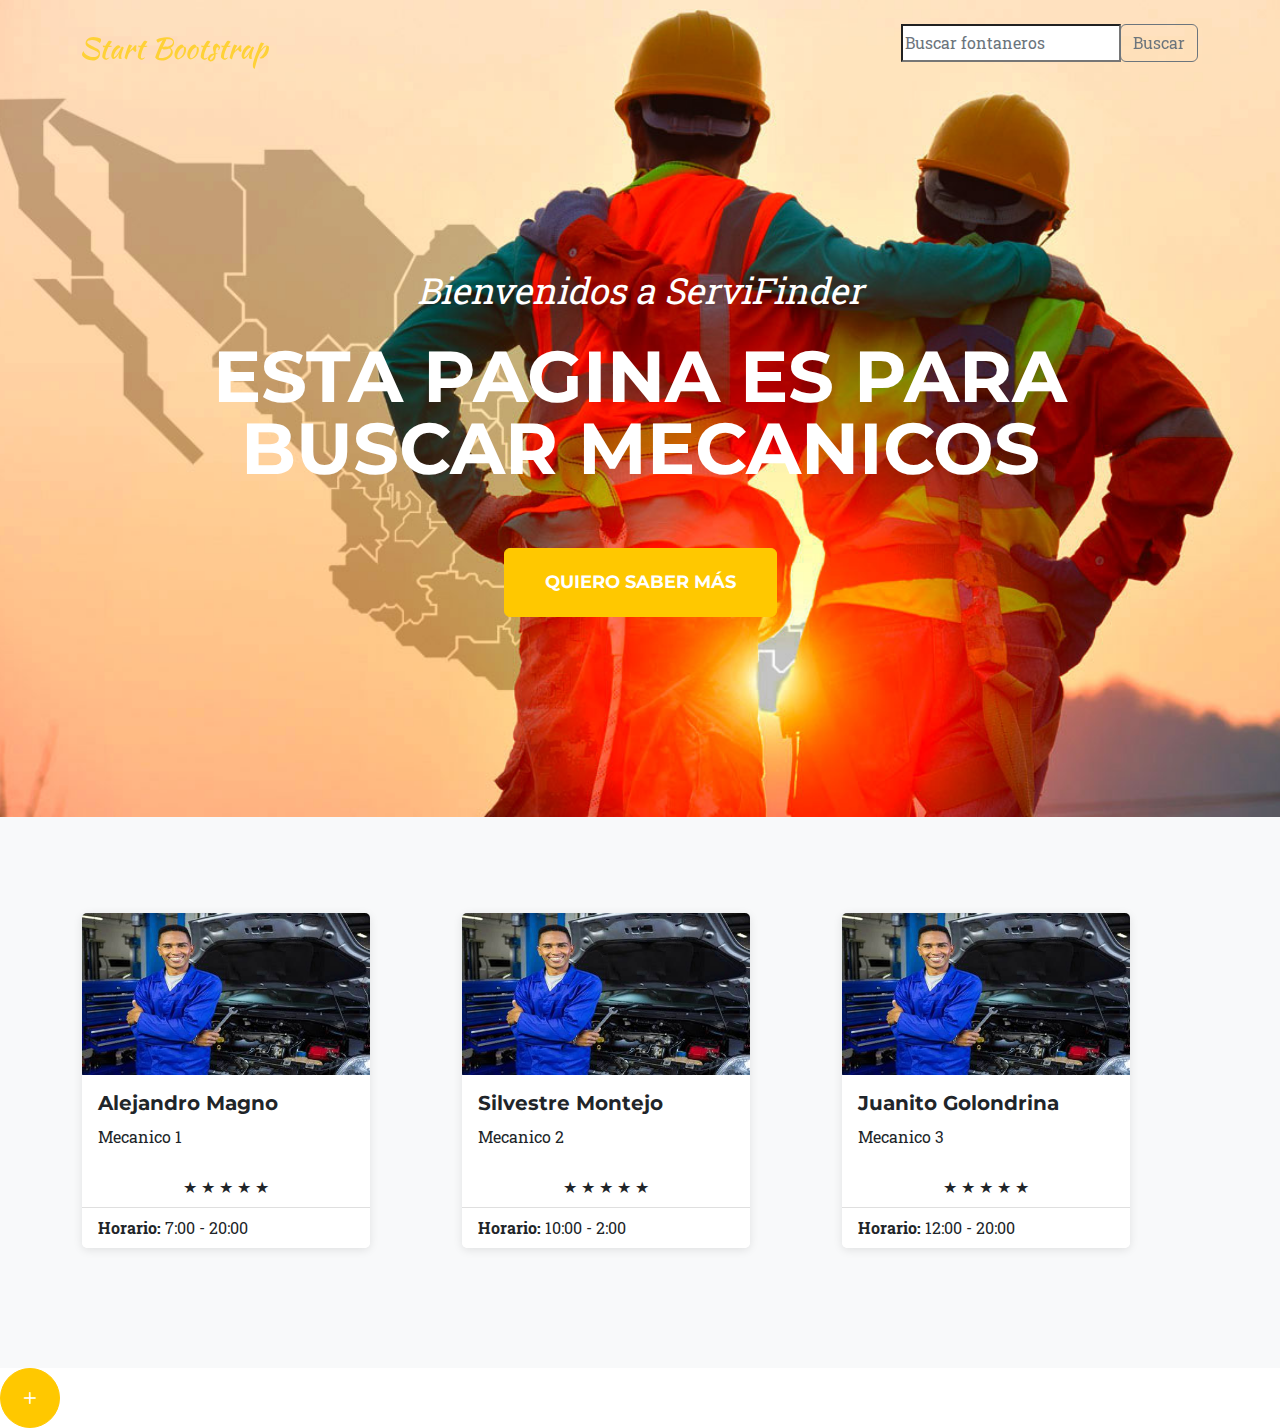
<file: Mecanicos.html>
<!DOCTYPE html>
<html lang="en">
    <head>
        <meta charset="utf-8" />
        <meta name="viewport" content="width=device-width, initial-scale=1, shrink-to-fit=no" />
        <meta name="description" content="" />
        <meta name="author" content="" />
        <title>ServiFinder</title>
        <link rel="icon" type="image/x-icon" href="assets/326617-200.png"/>
        <script src="js/all.js" crossorigin="anonymous"></script>
        <link href="https://fonts.googleapis.com/css?family=Montserrat:400,700" rel="stylesheet" type="text/css" />
        <link href="https://fonts.googleapis.com/css?family=Roboto+Slab:400,100,300,700" rel="stylesheet" type="text/css" />
        <link rel="stylesheet" href="https://cdn.jsdelivr.net/npm/bootstrap-icons@1.7.2/font/bootstrap-icons.css">
        <link rel="stylesheet" href="https://cdn.jsdelivr.net/npm/bootstrap-icons@1.11.1/font/bootstrap-icons.css">
        <link href="css/styles.css" rel="stylesheet" />
    </head>
    <body id="page-top">
        <!-- Navbar-->
        <nav class="navbar navbar-expand-lg navbar-dark fixed-top" id="mainNav">
            <div class="container">
                <a class="navbar-brand" href="index.html"><img src="assets/img/navbar-logo.svg" alt="..." /></a>
                <button class="navbar-toggler" type="button" data-bs-toggle="collapse" data-bs-target="#navbarResponsive" aria-controls="navbarResponsive" aria-expanded="false" aria-label="Toggle navigation">
                    Menu
                    <i class="fas fa-bars ms-1"></i>
                </button>
                <div class="collapse navbar-collapse" id="navbarResponsive">
                    <ul class="navbar-nav text-uppercase ms-auto py-4 py-lg-0">
                        <li class="nav-item"><div class="input-group mb-3">
                            <input type="text" class="form-control" placeholder="Buscar fontaneros" aria-label="Search" aria-describedby="basic-addon2">
                                <div class="input-group-append">
                                    <button class="btn btn-outline-secondary" type="button" id="basic-addon2">Buscar</button>
                                </div>
                            </div>
                        </li>
                    </ul>
                </div>
            </div>
        </nav>
                <!--Mecanicos-->
        <header class="masthead">
            <div class="container">
                <div class="masthead-subheading">Bienvenidos a ServiFinder</div>
                <div class="masthead-heading text-uppercase">Esta pagina es para buscar Mecanicos</div>
                <a class="btn btn-primary btn-xl text-uppercase" href="#portfolio">Quiero saber más</a>
            </div>
        </header>
        <!-- Portfolio Grid-->
        <section class="page-section bg-light" id="portfolio">
            <div class="container">
                <div class="row">
                    <div class="col-lg-4 col-sm-6 mb-4">
                        <!-- Portfolio item 1-->
                        <div class="portfolio-item">
                            <div class="card" style="width: 18rem;">
                                <a class="portfolio-link" data-bs-toggle="modal" href="#Mecanico1">
                                    <div class="portfolio-hover">
                                        <div class="portfolio-hover-content"><i class="fas fa-plus fa-3x"></i></div>
                                    </div>
                                    <img src="assets/img/servidores/Mecanicos/Mecanico1.jpeg" class="card-img-top" alt="...">
                                </a>
                                  
                                  <div class="card-body">
                                    <h5 class="card-title">Alejandro Magno</h5>
                                    <p class="card-text">Mecanico 1</p>
                                  </div>
                                  <ul class="list-group list-group-flush">
                                    <li class="list-group-item">
                                        <center>
                                            <div id="rating1" class="star-rating" role="rating" data-rating="3">
                                              <span class="star" data-value="1">&#9733;<span class="star-notification"></span></span>
                                              <span class="star" data-value="2">&#9733;<span class="star-notification"></span></span>
                                              <span class="star" data-value="3">&#9733;<span class="star-notification"></span></span>
                                              <span class="star" data-value="4">&#9733;<span class="star-notification"></span></span>
                                              <span class="star" data-value="5">&#9733;<span class="star-notification"></span></span>
                                            </div>
                                        </center>
                                    </li>
                                    <li class="list-group-item"><strong>Horario: </strong>7:00 - 20:00</li>
                                  </ul>
                            </div>
                        </div>
                    </div>
                    <div class="col-lg-4 col-sm-6 mb-4">
                        <!-- Portfolio item 2-->
                        <div class="portfolio-item">
                            <div class="card" style="width: 18rem;">
                                <a class="portfolio-link" data-bs-toggle="modal" href="#Mecanico2">
                                    <div class="portfolio-hover">
                                        <div class="portfolio-hover-content"><i class="fas fa-plus fa-3x"></i></div>
                                    </div>
                                    <img src="assets/img/servidores/Mecanicos/Mecanico1.jpeg" class="card-img-top" alt="...">
                                </a>
                                  
                                  <div class="card-body">
                                    <h5 class="card-title">Silvestre Montejo</h5>
                                    <p class="card-text">Mecanico 2</p>
                                  </div>
                                  <ul class="list-group list-group-flush">
                                    <li class="list-group-item">
                                        <center>
                                            <div id="rating1" class="star-rating" role="rating" data-rating="3">
                                              <span class="star" data-value="1">&#9733;<span class="star-notification"></span></span>
                                              <span class="star" data-value="2">&#9733;<span class="star-notification"></span></span>
                                              <span class="star" data-value="3">&#9733;<span class="star-notification"></span></span>
                                              <span class="star" data-value="4">&#9733;<span class="star-notification"></span></span>
                                              <span class="star" data-value="5">&#9733;<span class="star-notification"></span></span>
                                            </div>
                                        </center>
                                    </li>
                                    <li class="list-group-item"><strong>Horario: </strong>10:00 - 2:00</li>
                                  </ul>
                            </div>
                        </div>
                    </div>
                    <div class="col-lg-4 col-sm-6 mb-4">
                        <!-- Portfolio item 3-->
                        <div class="portfolio-item">
                            <div class="card" style="width: 18rem;">
                                <a class="portfolio-link" data-bs-toggle="modal" href="#Mecanico3">
                                    <div class="portfolio-hover">
                                        <div class="portfolio-hover-content"><i class="fas fa-plus fa-3x"></i></div>
                                    </div>
                                    <img src="assets/img/servidores/Mecanicos/Mecanico1.jpeg" class="card-img-top" alt="...">
                                </a>
                                  
                                  <div class="card-body">
                                    <h5 class="card-title">Juanito Golondrina</h5>
                                    <p class="card-text">Mecanico 3</p>
                                  </div>
                                  <ul class="list-group list-group-flush">
                                    <li class="list-group-item">
                                        <center>
                                            <div id="rating1" class="star-rating" role="rating" data-rating="3">
                                              <span class="star" data-value="1">&#9733;<span class="star-notification"></span></span>
                                              <span class="star" data-value="2">&#9733;<span class="star-notification"></span></span>
                                              <span class="star" data-value="3">&#9733;<span class="star-notification"></span></span>
                                              <span class="star" data-value="4">&#9733;<span class="star-notification"></span></span>
                                              <span class="star" data-value="5">&#9733;<span class="star-notification"></span></span>
                                            </div>
                                        </center>
                                    </li>
                                    <li class="list-group-item"><strong>Horario: </strong>12:00 - 20:00</li>
                                  </ul>
                            </div>
                        </div>
                    </div>
                </div>
            </div>
        </section>
        <!--Perfil de Mecanico 1-->
            <div class="portfolio-modal modal fade" id="Mecanico1" tabindex="-1" role="dialog" aria-hidden="true">
            <div class="modal-dialog">
                <div class="modal-content">
                    <div class="close-modal" data-bs-dismiss="modal"><img src="assets/img/close-icon.svg" alt="Close modal" /></div>
                    <div class="container">
                        <div class="row justify-content-center">
                            <div class="col-lg-8">
                                <div class="modal-body">
                                    <!-- Project details-->
                                    <h2 class="text-uppercase">Alejandro Magno</h2>
                                    <p class="item-intro text-muted">Mecanico especializado en carros deportivos.</p>
                                    <img class="img-fluid d-block mx-auto" src="assets/img/servidores/Mecanicos/Mecanico1C.jpg" alt="..." />
                                    <p>Soy muy introvertido, no suelo conversar mucho pero hago muy buenos trabajos!!</p>
                                    <ul class="list-inline">
                                    </ul>
                                    <center>
                                        <section class="comment-section py-5" style="max-width:460px;">
                                          <div class="container">
                                            <h2 class="mb-4">Comentarios</h2>
                                            <!-- Comment Form -->
                                            <div class="card mb-4">
                                              <div class="card-body">
                                                <form>
                                                  <div class="col-md-6">
                                                        <div class="rating-card p-4">
                                                            <h5 class="mb-4">Califica a este mecanico</h5>
                                                            <div class="star-rating animated-stars">
                                                                <input type="radio" id="star5" name="rating" value="5">
                                                                <label for="star5" class="bi bi-star-fill"></label>
                                                                <input type="radio" id="star4" name="rating" value="4">
                                                                <label for="star4" class="bi bi-star-fill"></label>
                                                                <input type="radio" id="star3" name="rating" value="3">
                                                                <label for="star3" class="bi bi-star-fill"></label>
                                                                <input type="radio" id="star2" name="rating" value="2">
                                                                <label for="star2" class="bi bi-star-fill"></label>
                                                                <input type="radio" id="star1" name="rating" value="1">
                                                                <label for="star1" class="bi bi-star-fill"></label>
                                                            </div>
                                                        </div>
                                                    </div>
                                                  <div class="mb-3">
                                                    <label for="commentContent" class="form-label">Comentario</label>
                                                    <textarea class="form-control" id="commentContent" rows="3" placeholder="Escribe aqui tu comentario"></textarea>
                                                  </div>
                                                  <button type="submit" class="btn btn-primary">Subir comentario</button>
                                                </form>
                                              </div>
                                            </div>

                                            <!-- Comments List -->
                                            <div class="comments-list">
                                              <!-- Comment 1 -->
                                              <div class="card mb-3">
                                                <div class="card-body">
                                                  <div class="d-flex mb-3">
                                                    <img src="assets/pfp.jpg" class="rounded-circle me-3" alt="User Avatar">
                                                    <div>
                                                      <h5 class="card-title mb-0">Brisa Lisset</h5>
                                                      <small class="text-muted">Publicado el 17 de Junio del 2025</small>
                                                    </div>
                                                  </div>
                                                  <p class="card-text">Juan el mecanico, el mejor!</p>
                                                  <div class="d-flex justify-content-end">
                                                    <button class="btn btn-sm btn-outline-primary me-2">
                                                      <i class="bi bi-hand-thumbs-up"></i> Like
                                                    </button>
                                                    <button class="btn btn-sm btn-outline-secondary">
                                                      <i class="bi bi-reply"></i> Responder
                                                    </button>
                                                  </div>
                                                </div>
                                              </div>

                                              <!-- Comment 2 -->
                                              <div class="card mb-3">
                                                <div class="card-body">
                                                  <div class="d-flex mb-3">
                                                    <img src="assets/pfp.jpg" class="rounded-circle me-3" alt="User Avatar">
                                                    <div>
                                                      <h5 class="card-title mb-0">Karen Christal</h5>
                                                      <small class="text-muted">Publicado el 17 de Junio del 2025</small>
                                                    </div>
                                                  </div>
                                                  <p class="card-text">La neta camioneta si le sabe mucho</p>
                                                  <div class="d-flex justify-content-end">
                                                    <button class="btn btn-sm btn-outline-primary me-2">
                                                      <i class="bi bi-hand-thumbs-up"></i> Like
                                                    </button>
                                                    <button class="btn btn-sm btn-outline-secondary">
                                                      <i class="bi bi-reply"></i> Responder
                                                    </button>
                                                  </div>
                                                </div>
                                              </div>
                                            </div>
                                          </div>
                                        </section>
                                    </center>
                                    <button class="btn btn-primary btn-xl text-uppercase" data-bs-dismiss="modal" type="button">
                                        <i class="fas fa-xmark me-1"></i>
                                        Cerrar
                                    </button>
                                </div>
                            </div>
                        </div>
                    </div>
                </div>
            </div>
        </div>
        <!--PErfil de mecanico 2-->
                    <div class="portfolio-modal modal fade" id="Mecanico2" tabindex="-1" role="dialog" aria-hidden="true">
            <div class="modal-dialog">
                <div class="modal-content">
                    <div class="close-modal" data-bs-dismiss="modal"><img src="assets/img/close-icon.svg" alt="Close modal" /></div>
                    <div class="container">
                        <div class="row justify-content-center">
                            <div class="col-lg-8">
                                <div class="modal-body">
                                    <!-- Project details-->
                                    <h2 class="text-uppercase">Silvestre Montejo</h2>
                                    <p class="item-intro text-muted">Mecanico especializado en carros model redmagic.</p>
                                    <img class="img-fluid d-block mx-auto" src="assets/img/servidores/Mecanicos/Mecanico1C.jpg" alt="..." />
                                    <p>Me gusta trabajar con gente honesta!!</p>
                                    <ul class="list-inline">
                                    </ul>
                                    <center>
                                        <section class="comment-section py-5" style="max-width:460px;">
                                          <div class="container">
                                            <h2 class="mb-4">Comentarios</h2>
                                            <!-- Comment Form -->
                                            <div class="card mb-4">
                                              <div class="card-body">
                                                <form>
                                                  <div class="col-md-6">
                                                        <div class="rating-card p-4">
                                                            <h5 class="mb-4">Califica a este electrico</h5>
                                                            <div class="star-rating animated-stars">
                                                                <input type="radio" id="star5" name="rating" value="5">
                                                                <label for="star5" class="bi bi-star-fill"></label>
                                                                <input type="radio" id="star4" name="rating" value="4">
                                                                <label for="star4" class="bi bi-star-fill"></label>
                                                                <input type="radio" id="star3" name="rating" value="3">
                                                                <label for="star3" class="bi bi-star-fill"></label>
                                                                <input type="radio" id="star2" name="rating" value="2">
                                                                <label for="star2" class="bi bi-star-fill"></label>
                                                                <input type="radio" id="star1" name="rating" value="1">
                                                                <label for="star1" class="bi bi-star-fill"></label>
                                                            </div>
                                                        </div>
                                                    </div>
                                                  <div class="mb-3">
                                                    <label for="commentContent" class="form-label">Comentario</label>
                                                    <textarea class="form-control" id="commentContent" rows="3" placeholder="Escribe aqui tu comentario"></textarea>
                                                  </div>
                                                  <button type="submit" class="btn btn-primary">Subir comentario</button>
                                                </form>
                                              </div>
                                            </div>

                                            <!-- Comments List -->
                                            <div class="comments-list">
                                              <!-- Comment 1 -->
                                              <div class="card mb-3">
                                                <div class="card-body">
                                                  <div class="d-flex mb-3">
                                                    <img src="assets/pfp.jpg" class="rounded-circle me-3" alt="User Avatar">
                                                    <div>
                                                      <h5 class="card-title mb-0">Selene Delgado</h5>
                                                      <small class="text-muted">Publicado el 17 de Junio del 2025</small>
                                                    </div>
                                                  </div>
                                                  <p class="card-text">Esta muy guapo (mas que Fernando Adan)!</p>
                                                  <div class="d-flex justify-content-end">
                                                    <button class="btn btn-sm btn-outline-primary me-2">
                                                      <i class="bi bi-hand-thumbs-up"></i> Like
                                                    </button>
                                                    <button class="btn btn-sm btn-outline-secondary">
                                                      <i class="bi bi-reply"></i> Responder
                                                    </button>
                                                  </div>
                                                </div>
                                              </div>

                                              <!-- Comment 2 -->
                                              <div class="card mb-3">
                                                <div class="card-body">
                                                  <div class="d-flex mb-3">
                                                    <img src="assets/pfp.jpg" class="rounded-circle me-3" alt="User Avatar">
                                                    <div>
                                                      <h5 class="card-title mb-0">Federico Perez Luche</h5>
                                                      <small class="text-muted">Publicado el 17 de Junio del 2025</small>
                                                    </div>
                                                  </div>
                                                  <p class="card-text">Esta muy pendiente de su horario!! </p>
                                                  <div class="d-flex justify-content-end">
                                                    <button class="btn btn-sm btn-outline-primary me-2">
                                                      <i class="bi bi-hand-thumbs-up"></i> Like
                                                    </button>
                                                    <button class="btn btn-sm btn-outline-secondary">
                                                      <i class="bi bi-reply"></i> Responder
                                                    </button>
                                                  </div>
                                                </div>
                                              </div>
                                            </div>
                                          </div>
                                        </section>
                                    </center>
                                    <button class="btn btn-primary btn-xl text-uppercase" data-bs-dismiss="modal" type="button">
                                        <i class="fas fa-xmark me-1"></i>
                                        Cerrar
                                    </button>
                                </div>
                            </div>
                        </div>
                    </div>
                </div>
            </div>
        </div>
        <!--Perfil de Mecanico 3-->
        <div class="portfolio-modal modal fade" id="Mecanico3" tabindex="-1" role="dialog" aria-hidden="true">
            <div class="modal-dialog">
                <div class="modal-content">
                    <div class="close-modal" data-bs-dismiss="modal"><img src="assets/img/close-icon.svg" alt="Close modal" /></div>
                    <div class="container">
                        <div class="row justify-content-center">
                            <div class="col-lg-8">
                                <div class="modal-body">
                                    <!-- Project details-->
                                    <h2 class="text-uppercase">Juanito Golondrina</h2>
                                    <p class="item-intro text-muted">Mecanico especializado en motos de cualquier tipo.</p>
                                    <img class="img-fluid d-block mx-auto" src="assets/img/servidores/Mecanicos/Mecanico1C.jpg" alt="..." />
                                    <p>Me encanta mi trabajo, espero poder darles un buen servicio!!</p>
                                    <ul class="list-inline">
                                    </ul>
                                    <center>
                                        <section class="comment-section py-5" style="max-width:460px;">
                                          <div class="container">
                                            <h2 class="mb-4">Comentarios</h2>
                                            <!-- Comment Form -->
                                            <div class="card mb-4">
                                              <div class="card-body">
                                                <form>
                                                  <div class="col-md-6">
                                                        <div class="rating-card p-4">
                                                            <h5 class="mb-4">Califica a este fontanero</h5>
                                                            <div class="star-rating animated-stars">
                                                                <input type="radio" id="star5" name="rating" value="5">
                                                                <label for="star5" class="bi bi-star-fill"></label>
                                                                <input type="radio" id="star4" name="rating" value="4">
                                                                <label for="star4" class="bi bi-star-fill"></label>
                                                                <input type="radio" id="star3" name="rating" value="3">
                                                                <label for="star3" class="bi bi-star-fill"></label>
                                                                <input type="radio" id="star2" name="rating" value="2">
                                                                <label for="star2" class="bi bi-star-fill"></label>
                                                                <input type="radio" id="star1" name="rating" value="1">
                                                                <label for="star1" class="bi bi-star-fill"></label>
                                                            </div>
                                                        </div>
                                                    </div>
                                                  <div class="mb-3">
                                                    <label for="commentContent" class="form-label">Comentario</label>
                                                    <textarea class="form-control" id="commentContent" rows="3" placeholder="Escribe aqui tu comentario"></textarea>
                                                  </div>
                                                  <button type="submit" class="btn btn-primary">Subir comentario</button>
                                                </form>
                                              </div>
                                            </div>

                                            <!-- Comments List -->
                                            <div class="comments-list">
                                              <!-- Comment 1 -->
                                              <div class="card mb-3">
                                                <div class="card-body">
                                                  <div class="d-flex mb-3">
                                                    <img src="assets/pfp.jpg" class="rounded-circle me-3" alt="User Avatar">
                                                    <div>
                                                      <h5 class="card-title mb-0">Brisa Lisset</h5>
                                                      <small class="text-muted">Publicado el 17 de Junio del 2025</small>
                                                    </div>
                                                  </div>
                                                  <p class="card-text">Que gran mecanico!!</p>
                                                  <div class="d-flex justify-content-end">
                                                    <button class="btn btn-sm btn-outline-primary me-2">
                                                      <i class="bi bi-hand-thumbs-up"></i> Like
                                                    </button>
                                                    <button class="btn btn-sm btn-outline-secondary">
                                                      <i class="bi bi-reply"></i> Responder
                                                    </button>
                                                  </div>
                                                </div>
                                              </div>

                                              <!-- Comment 2 -->
                                              <div class="card mb-3">
                                                <div class="card-body">
                                                  <div class="d-flex mb-3">
                                                    <img src="assets/pfp.jpg" class="rounded-circle me-3" alt="User Avatar">
                                                    <div>
                                                      <h5 class="card-title mb-0">Federica Davalos De Peluche</h5>
                                                      <small class="text-muted">Publicado el 17 de Junio del 2025</small>
                                                    </div>
                                                  </div>
                                                  <p class="card-text">Increibleee!!</p>
                                                  <div class="d-flex justify-content-end">
                                                    <button class="btn btn-sm btn-outline-primary me-2">
                                                      <i class="bi bi-hand-thumbs-up"></i> Like
                                                    </button>
                                                    <button class="btn btn-sm btn-outline-secondary">
                                                      <i class="bi bi-reply"></i> Responder
                                                    </button>
                                                  </div>
                                                </div>
                                              </div>
                                            </div>
                                          </div>
                                        </section>
                                    </center>
                                    <button class="btn btn-primary btn-xl text-uppercase" data-bs-dismiss="modal" type="button">
                                        <i class="fas fa-xmark me-1"></i>
                                        Cerrar
                                    </button>
                                </div>
                            </div>
                        </div>
                    </div>
                </div>
            </div>
        </div>

       <!-- FAB con menú -->
  <div class="fab-container" id="fabMenu">
    <div class="dropdown-menu">
      <a class="portfolio-link" data-bs-toggle="modal" href="#AggMecanico"><button class="dropdown-item text-end">Agregar mecanico</button></a>
      <a class="portfolio-link" data-bs-toggle="modal" href="#ElimMecanico"><button class="dropdown-item text-end">Eliminar</button></a>
      <a class="portfolio-link" data-bs-toggle="modal" href="#RepMecanico"><button class="dropdown-item text-end">Consultar reportes en PDF</button></a>
    </div>
    <button class="btn btn-primary fab-btn" id="fabToggle">
      <i class="bi bi-plus"></i>
    </button>
  </div>
  <!--AggElectrico-->
   <div class="portfolio-modal modal fade" id="AggMecanico" tabindex="-1" role="dialog" aria-hidden="true">
            <div class="modal-dialog">
                <div class="modal-content">
                    <div class="close-modal" data-bs-dismiss="modal"><img src="assets/img/close-icon.svg" alt="Close modal" /></div>
                    <div class="container">
                        <div class="row justify-content-center">
                            <div class="col-lg-8">
                                <div class="modal-body">
                                    <!-- Project details-->
                                          <div class="container h-100">
                                            <div class="row d-flex justify-content-center align-items-center h-100">
                                              <div class="col-lg-12 col-xl-11">
                                                <div class="card text-black" style="border-radius: 25px;">
                                                  <div class="card-body p-md-5">
                                                    <div class="row justify-content-center">
                                                      <div class="col-md-10 col-lg-6 col-xl-5 order-2 order-lg-1">

                                                        <p class="text-center h1 fw-bold mb-5 mx-1 mx-md-4 mt-4">Registrar Mecanico</p>

                                                        <form class="mx-1 mx-md-4">

                                                          <div class="d-flex flex-row align-items-center mb-4">
                                                            <i class="fas fa-user fa-lg me-3 fa-fw"></i>
                                                            <div data-mdb-input-init class="form-outline flex-fill mb-0">
                                                              <input type="text" id="form3Example1c" class="form-control" />
                                                              <label class="form-label" for="form3Example1c">Nombre</label>
                                                            </div>
                                                          </div>

                                                          <div class="d-flex flex-row align-items-center mb-4">
                                                            <i class="fas fa-envelope fa-lg me-3 fa-fw"></i>
                                                            <div data-mdb-input-init class="form-outline flex-fill mb-0">
                                                              <input type="email" id="form3Example3c" class="form-control" />
                                                              <label class="form-label" for="form3Example3c">Correo</label>
                                                            </div>
                                                          </div>

                                                          <div class="d-flex flex-row align-items-center mb-4">
                                                            <i class="fas fa-lock fa-lg me-3 fa-fw"></i>
                                                            <div data-mdb-input-init class="form-outline flex-fill mb-0">
                                                              <input type="password" id="form3Example4c" class="form-control" />
                                                              <label class="form-label" for="form3Example4c">Contraseña</label>
                                                            </div>
                                                          </div>

                                                          <div class="d-flex flex-row align-items-center mb-4">
                                                            <i class="fas fa-key fa-lg me-3 fa-fw"></i>
                                                            <div data-mdb-input-init class="form-outline flex-fill mb-0">
                                                              <input type="password" id="form3Example4cd" class="form-control" />
                                                              <label class="form-label" for="form3Example4cd">Profesión</label>
                                                            </div>
                                                          </div>

                                                          <div class="d-flex flex-row align-items-center mb-4">
                                                            <i class="fas fa-key fa-lg me-3 fa-fw"></i>
                                                            <div data-mdb-input-init class="form-outline flex-fill mb-0">
                                                              <input type="password" id="form3Example4cd" class="form-control" />
                                                              <label class="form-label" for="form3Example4cd">Horarios</label>
                                                            </div>
                                                          </div>

                                                          <div class="d-flex justify-content-center mx-4 mb-3 mb-lg-4">
                                                            <button  type="button" data-mdb-button-init data-mdb-ripple-init class="btn btn-primary btn-lg">Registrar</button>
                                                          </div>
                                                        </form>
                                                      </div>
                                                    </div>
                                                  </div>
                                                </div>
                                              </div>
                                            </div>
                                          </div>
                                </div>
                            </div>
                        </div>
                    </div>
                </div>
            </div>
        </div>
<!--ElimMecanico-->
    <div class="portfolio-modal modal fade" id="ElimMecanico" tabindex="-1" role="dialog" aria-hidden="true">
            <div class="modal-dialog">
                <div class="modal-content">
                    <div class="close-modal" data-bs-dismiss="modal"><img src="assets/img/close-icon.svg" alt="Close modal" /></div>
                    <div class="container">
                        <div class="row justify-content-center">
                            <div class="col-lg-8">
                                <div class="modal-body">
                                    <!-- Project details-->
                                          <div class="container h-100">
                                            <div class="row d-flex justify-content-center align-items-center h-100">
                                              <div class="col-lg-12 col-xl-11">
                                                <div class="card text-black" style="border-radius: 25px;">
                                                  <div class="card-body p-md-5">
                                                    <div class="row justify-content-center">
                                                      <div class="col-md-10 col-lg-6 col-xl-5 order-2 order-lg-1">

                                                        <p class="text-center h1 fw-bold mb-5 mx-1 mx-md-4 mt-4">Eliminar Mecanico</p>

                                                        <form class="mx-1 mx-md-4">

                                                          <div class="d-flex flex-row align-items-center mb-4">
                                                            <i class="fas fa-user fa-lg me-3 fa-fw"></i>
                                                            <div data-mdb-input-init class="form-outline flex-fill mb-0">
                                                              <input type="text" id="form3Example1c" class="form-control" />
                                                              <label class="form-label" for="form3Example1c">Buscar mecanico por nombre</label>
                                                            </div>
                                                          </div>
                                                          <div class="d-flex justify-content-center mx-4 mb-3 mb-lg-4">
                                                            <button  type="button" data-mdb-button-init data-mdb-ripple-init class="btn btn-primary btn-lg">Eliminar</button>
                                                          </div>
                                                        </form>
                                                      </div>
                                                    </div>
                                                  </div>
                                                </div>
                                              </div>
                                            </div>
                                          </div>
                                </div>
                            </div>
                        </div>
                    </div>
                </div>
            </div>
        </div>
<!--RepMecanico-->
        <div class="portfolio-modal modal fade" id="RepMecanico" tabindex="-1" role="dialog" aria-hidden="true">
            <div class="modal-dialog">
                <div class="modal-content">
                    <div class="close-modal" data-bs-dismiss="modal"><img src="assets/img/close-icon.svg" alt="Close modal" /></div>
                    <div class="container">
                        <div class="row justify-content-center">
                            <div class="col-lg-8">
                                <div class="modal-body">
                                    <!-- Project details-->
                                          <div class="container h-100">
                                            <div class="row d-flex justify-content-center align-items-center h-100">
                                              <div class="col-lg-12 col-xl-11">
                                                <div class="card text-black" style="border-radius: 25px;">
                                                  <div class="card-body p-md-5">
                                                    <div class="row justify-content-center">
                                                      <div class="col-md-10 col-lg-6 col-xl-5 order-2 order-lg-1">

                                                        <p class="text-center h1 fw-bold mb-5 mx-1 mx-md-4 mt-4">Eliminar Mecanico</p>

                                                        <form class="mx-1 mx-md-4">

                                                          <div class="d-flex flex-row align-items-center mb-4">
                                                            <i class="fas fa-user fa-lg me-3 fa-fw"></i>
                                                            <div data-mdb-input-init class="form-outline flex-fill mb-0">
                                                              <input type="text" id="form3Example1c" class="form-control" />
                                                              <label class="form-label" for="form3Example1c">Buscar mecanico por nombre</label>
                                                            </div>
                                                          </div>
                                                          <div class="d-flex justify-content-center mx-4 mb-3 mb-lg-4">
                                                            <button  type="button" data-mdb-button-init data-mdb-ripple-init class="btn btn-primary btn-lg">Reporte PDF</button>
                                                          </div>
                                                        </form>
                                                      </div>
                                                    </div>
                                                  </div>
                                                </div>
                                              </div>
                                            </div>
                                          </div>
                                </div>
                            </div>
                        </div>
                    </div>
                </div>
            </div>
        </div>
      <!-- Bootstrap core JS-->
        <script src="https://cdn.jsdelivr.net/npm/bootstrap@5.2.3/dist/js/bootstrap.bundle.min.js"></script>
        <!-- Core theme JS-->
        <script src="js/scripts.js"></script>
        <!-- * * * * * * * * * * * * * * * * * * * * * * * * * * * * * * * * * * * * * * * *-->
        <!-- * *                               SB Forms JS                               * *-->
        <!-- * * Activate your form at https://startbootstrap.com/solution/contact-forms * *-->
        <!-- * * * * * * * * * * * * * * * * * * * * * * * * * * * * * * * * * * * * * * * *-->
        <script src="https://cdn.startbootstrap.com/sb-forms-latest.js"></script>
    </body>
</html>
</file>
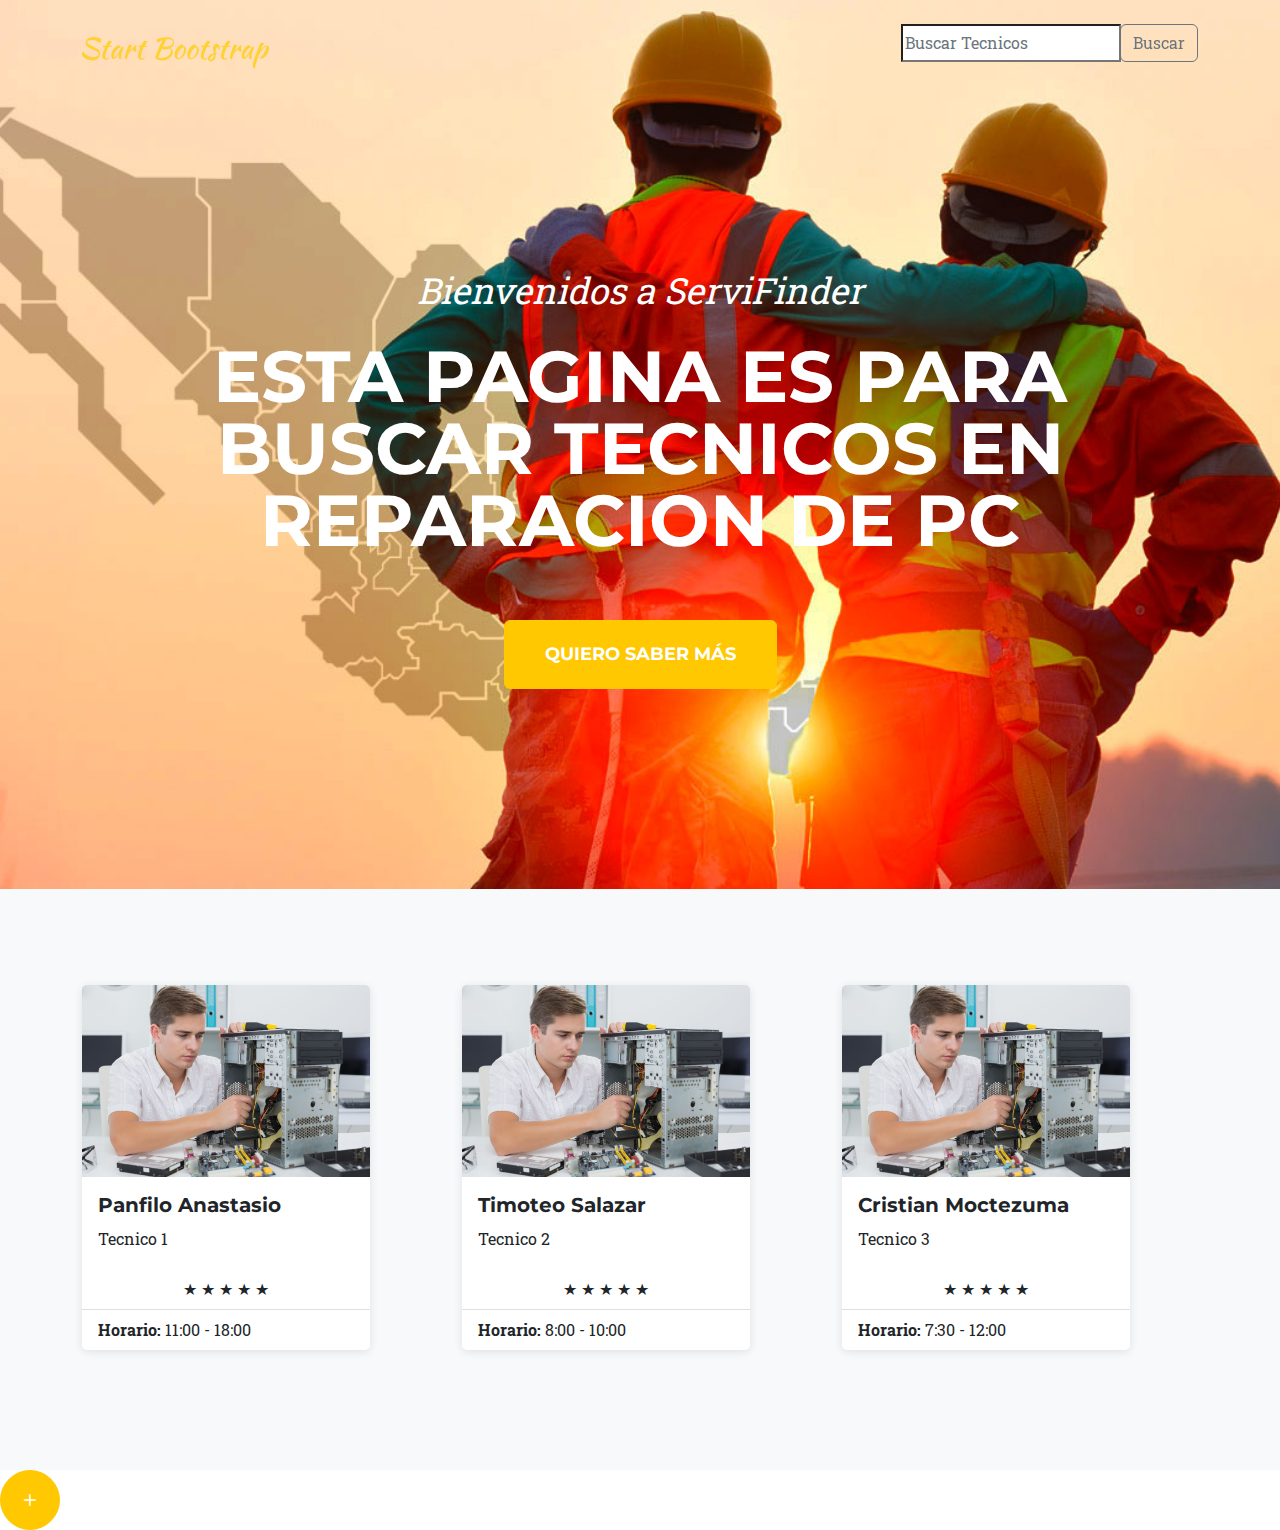
<file: Tecnicos.html>
<!DOCTYPE html>
<html lang="en">
    <head>
        <meta charset="utf-8" />
        <meta name="viewport" content="width=device-width, initial-scale=1, shrink-to-fit=no" />
        <meta name="description" content="" />
        <meta name="author" content="" />
        <title>ServiFinder</title>
        <link rel="icon" type="image/x-icon" href="assets/326617-200.png"/>
        <script src="js/all.js" crossorigin="anonymous"></script>
        <link href="https://fonts.googleapis.com/css?family=Montserrat:400,700" rel="stylesheet" type="text/css" />
        <link href="https://fonts.googleapis.com/css?family=Roboto+Slab:400,100,300,700" rel="stylesheet" type="text/css" />
        <link rel="stylesheet" href="https://cdn.jsdelivr.net/npm/bootstrap-icons@1.7.2/font/bootstrap-icons.css">
        <link rel="stylesheet" href="https://cdn.jsdelivr.net/npm/bootstrap-icons@1.11.1/font/bootstrap-icons.css">
        <link href="css/styles.css" rel="stylesheet" />
    </head>
    <body id="page-top">
        <!-- Navbar-->
        <nav class="navbar navbar-expand-lg navbar-dark fixed-top" id="mainNav">
            <div class="container">
                <a class="navbar-brand" href="index.html"><img src="assets/img/navbar-logo.svg" alt="..." /></a>
                <button class="navbar-toggler" type="button" data-bs-toggle="collapse" data-bs-target="#navbarResponsive" aria-controls="navbarResponsive" aria-expanded="false" aria-label="Toggle navigation">
                    Menu
                    <i class="fas fa-bars ms-1"></i>
                </button>
                <div class="collapse navbar-collapse" id="navbarResponsive">
                    <ul class="navbar-nav text-uppercase ms-auto py-4 py-lg-0">
                        <li class="nav-item"><div class="input-group mb-3">
                            <input type="text" class="form-control" placeholder="Buscar Tecnicos" aria-label="Search" aria-describedby="basic-addon2">
                                <div class="input-group-append">
                                    <button class="btn btn-outline-secondary" type="button" id="basic-addon2">Buscar</button>
                                </div>
                            </div>
                        </li>
                    </ul>
                </div>
            </div>
        </nav>
                <!--Fontaneros-->
        <header class="masthead">
            <div class="container">
                <div class="masthead-subheading">Bienvenidos a ServiFinder</div>
                <div class="masthead-heading text-uppercase">Esta pagina es para buscar Tecnicos en reparacion de pc</div>
                <a class="btn btn-primary btn-xl text-uppercase" href="#portfolio">Quiero saber más</a>
            </div>
        </header>
        <!-- Portfolio Grid-->
        <section class="page-section bg-light" id="portfolio">
            <div class="container">
                <div class="row">
                    <div class="col-lg-4 col-sm-6 mb-4">
                        <!-- Portfolio item 1-->
                        <div class="portfolio-item">
                            <div class="card" style="width: 18rem;">
                                <a class="portfolio-link" data-bs-toggle="modal" href="#Tecnico1">
                                    <div class="portfolio-hover">
                                        <div class="portfolio-hover-content"><i class="fas fa-plus fa-3x"></i></div>
                                    </div>
                                    <img src="assets/img/servidores/Tecnicos en reparacion de pc/Tecnico1.jpeg" class="card-img-top" alt="...">
                                </a>
                                  
                                  <div class="card-body">
                                    <h5 class="card-title">Panfilo Anastasio</h5>
                                    <p class="card-text">Tecnico 1</p>
                                  </div>
                                  <ul class="list-group list-group-flush">
                                    <li class="list-group-item">
                                        <center>
                                            <div id="rating1" class="star-rating" role="rating" data-rating="3">
                                              <span class="star" data-value="1">&#9733;<span class="star-notification"></span></span>
                                              <span class="star" data-value="2">&#9733;<span class="star-notification"></span></span>
                                              <span class="star" data-value="3">&#9733;<span class="star-notification"></span></span>
                                              <span class="star" data-value="4">&#9733;<span class="star-notification"></span></span>
                                              <span class="star" data-value="5">&#9733;<span class="star-notification"></span></span>
                                            </div>
                                        </center>
                                    </li>
                                    <li class="list-group-item"><strong>Horario: </strong>11:00 - 18:00</li>
                                  </ul>
                            </div>
                        </div>
                    </div>
                    <div class="col-lg-4 col-sm-6 mb-4">
                        <!-- Portfolio item 2-->
                        <div class="portfolio-item">
                            <div class="card" style="width: 18rem;">
                                <a class="portfolio-link" data-bs-toggle="modal" href="#Tecnico2">
                                    <div class="portfolio-hover">
                                        <div class="portfolio-hover-content"><i class="fas fa-plus fa-3x"></i></div>
                                    </div>
                                    <img src="assets/img/servidores/Tecnicos en reparacion de pc/Tecnico1.jpeg" class="card-img-top" alt="...">
                                </a>
                                  
                                  <div class="card-body">
                                    <h5 class="card-title">Timoteo Salazar</h5>
                                    <p class="card-text">Tecnico 2</p>
                                  </div>
                                  <ul class="list-group list-group-flush">
                                    <li class="list-group-item">
                                        <center>
                                            <div id="rating1" class="star-rating" role="rating" data-rating="3">
                                              <span class="star" data-value="1">&#9733;<span class="star-notification"></span></span>
                                              <span class="star" data-value="2">&#9733;<span class="star-notification"></span></span>
                                              <span class="star" data-value="3">&#9733;<span class="star-notification"></span></span>
                                              <span class="star" data-value="4">&#9733;<span class="star-notification"></span></span>
                                              <span class="star" data-value="5">&#9733;<span class="star-notification"></span></span>
                                            </div>
                                        </center>
                                    </li>
                                    <li class="list-group-item"><strong>Horario: </strong>8:00 - 10:00</li>
                                  </ul>
                            </div>
                        </div>
                    </div>
                    <div class="col-lg-4 col-sm-6 mb-4">
                        <!-- Portfolio item 3-->
                        <div class="portfolio-item">
                            <div class="card" style="width: 18rem;">
                                <a class="portfolio-link" data-bs-toggle="modal" href="#Tecnico3">
                                    <div class="portfolio-hover">
                                        <div class="portfolio-hover-content"><i class="fas fa-plus fa-3x"></i></div>
                                    </div>
                                    <img src="assets/img/servidores/Tecnicos en reparacion de pc/Tecnico1.jpeg" class="card-img-top" alt="...">
                                </a>
                                  
                                  <div class="card-body">
                                    <h5 class="card-title">Cristian Moctezuma</h5>
                                    <p class="card-text">Tecnico 3</p>
                                  </div>
                                  <ul class="list-group list-group-flush">
                                    <li class="list-group-item">
                                        <center>
                                            <div id="rating1" class="star-rating" role="rating" data-rating="3">
                                              <span class="star" data-value="1">&#9733;<span class="star-notification"></span></span>
                                              <span class="star" data-value="2">&#9733;<span class="star-notification"></span></span>
                                              <span class="star" data-value="3">&#9733;<span class="star-notification"></span></span>
                                              <span class="star" data-value="4">&#9733;<span class="star-notification"></span></span>
                                              <span class="star" data-value="5">&#9733;<span class="star-notification"></span></span>
                                            </div>
                                        </center>
                                    </li>
                                    <li class="list-group-item"><strong>Horario: </strong>7:30 - 12:00</li>
                                  </ul>
                            </div>
                        </div>
                    </div>
                </div>
            </div>
        </section>
        <!--Perfil de Tecnico 1-->
            <div class="portfolio-modal modal fade" id="Tecnico1" tabindex="-1" role="dialog" aria-hidden="true">
            <div class="modal-dialog">
                <div class="modal-content">
                    <div class="close-modal" data-bs-dismiss="modal"><img src="assets/img/close-icon.svg" alt="Close modal" /></div>
                    <div class="container">
                        <div class="row justify-content-center">
                            <div class="col-lg-8">
                                <div class="modal-body">
                                    <!-- Project details-->
                                    <h2 class="text-uppercase">Panfilo Anastasio</h2>
                                    <p class="item-intro text-muted">Tecnico en reparacion de McBooks.</p>
                                    <img class="img-fluid d-block mx-auto" src="assets/img/servidores/Tecnicos en reparacion de pc/Tecnico1C.jpeg" alt="..." />
                                    <p>Me gusta mucho trabajar con McBooks, soy muy bueno para eso!!</p>
                                    <ul class="list-inline">
                                    </ul>
                                    <center>
                                        <section class="comment-section py-5" style="max-width:460px;">
                                          <div class="container">
                                            <h2 class="mb-4">Comentarios</h2>
                                            <!-- Comment Form -->
                                            <div class="card mb-4">
                                              <div class="card-body">
                                                <form>
                                                  <div class="col-md-6">
                                                        <div class="rating-card p-4">
                                                            <h5 class="mb-4">Califica a este tecnico</h5>
                                                            <div class="star-rating animated-stars">
                                                                <input type="radio" id="star5" name="rating" value="5">
                                                                <label for="star5" class="bi bi-star-fill"></label>
                                                                <input type="radio" id="star4" name="rating" value="4">
                                                                <label for="star4" class="bi bi-star-fill"></label>
                                                                <input type="radio" id="star3" name="rating" value="3">
                                                                <label for="star3" class="bi bi-star-fill"></label>
                                                                <input type="radio" id="star2" name="rating" value="2">
                                                                <label for="star2" class="bi bi-star-fill"></label>
                                                                <input type="radio" id="star1" name="rating" value="1">
                                                                <label for="star1" class="bi bi-star-fill"></label>
                                                            </div>
                                                        </div>
                                                    </div>
                                                  <div class="mb-3">
                                                    <label for="commentContent" class="form-label">Comentario</label>
                                                    <textarea class="form-control" id="commentContent" rows="3" placeholder="Escribe aqui tu comentario"></textarea>
                                                  </div>
                                                  <button type="submit" class="btn btn-primary">Subir comentario</button>
                                                </form>
                                              </div>
                                            </div>

                                            <!-- Comments List -->
                                            <div class="comments-list">
                                              <!-- Comment 1 -->
                                              <div class="card mb-3">
                                                <div class="card-body">
                                                  <div class="d-flex mb-3">
                                                    <img src="assets/pfp.jpg" class="rounded-circle me-3" alt="User Avatar">
                                                    <div>
                                                      <h5 class="card-title mb-0">Salomon Juarez</h5>
                                                      <small class="text-muted">Publicado el 17 de Junio del 2025</small>
                                                    </div>
                                                  </div>
                                                  <p class="card-text">Siempre lo encuentro mirando anime, que distraido!!</p>
                                                  <div class="d-flex justify-content-end">
                                                    <button class="btn btn-sm btn-outline-primary me-2">
                                                      <i class="bi bi-hand-thumbs-up"></i> Like
                                                    </button>
                                                    <button class="btn btn-sm btn-outline-secondary">
                                                      <i class="bi bi-reply"></i> Responder
                                                    </button>
                                                  </div>
                                                </div>
                                              </div>

                                              <!-- Comment 2 -->
                                              <div class="card mb-3">
                                                <div class="card-body">
                                                  <div class="d-flex mb-3">
                                                    <img src="assets/pfp.jpg" class="rounded-circle me-3" alt="User Avatar">
                                                    <div>
                                                      <h5 class="card-title mb-0">Angelica Mendez</h5>
                                                      <small class="text-muted">Publicado el 17 de Junio del 2025</small>
                                                    </div>
                                                  </div>
                                                  <p class="card-text">Apesta a cebolla su local!!</p>
                                                  <div class="d-flex justify-content-end">
                                                    <button class="btn btn-sm btn-outline-primary me-2">
                                                      <i class="bi bi-hand-thumbs-up"></i> Like
                                                    </button>
                                                    <button class="btn btn-sm btn-outline-secondary">
                                                      <i class="bi bi-reply"></i> Responder
                                                    </button>
                                                  </div>
                                                </div>
                                              </div>
                                            </div>
                                          </div>
                                        </section>
                                    </center>
                                    <button class="btn btn-primary btn-xl text-uppercase" data-bs-dismiss="modal" type="button">
                                        <i class="fas fa-xmark me-1"></i>
                                        Cerrar
                                    </button>
                                </div>
                            </div>
                        </div>
                    </div>
                </div>
            </div>
        </div>
        <!--PErfil de tecnico 2-->
                    <div class="portfolio-modal modal fade" id="Tecnico2" tabindex="-1" role="dialog" aria-hidden="true">
            <div class="modal-dialog">
                <div class="modal-content">
                    <div class="close-modal" data-bs-dismiss="modal"><img src="assets/img/close-icon.svg" alt="Close modal" /></div>
                    <div class="container">
                        <div class="row justify-content-center">
                            <div class="col-lg-8">
                                <div class="modal-body">
                                    <!-- Project details-->
                                    <h2 class="text-uppercase">Timoteo Salazar</h2>
                                    <p class="item-intro text-muted">Tecnico especializado en reparacion de impresoras y instalacion de camaras</p>
                                    <img class="img-fluid d-block mx-auto" src="assets/img/servidores/Tecnicos en reparacion de pc/Tecnico1C.jpeg" alt="..." />
                                    <p>La neta que chido es trabajar para ustedes, los quiero mucho!!</p>
                                    <ul class="list-inline">
                                    </ul>
                                    <center>
                                        <section class="comment-section py-5" style="max-width:460px;">
                                          <div class="container">
                                            <h2 class="mb-4">Comentarios</h2>
                                            <!-- Comment Form -->
                                            <div class="card mb-4">
                                              <div class="card-body">
                                                <form>
                                                  <div class="col-md-6">
                                                        <div class="rating-card p-4">
                                                            <h5 class="mb-4">Califica a este tecnico</h5>
                                                            <div class="star-rating animated-stars">
                                                                <input type="radio" id="star5" name="rating" value="5">
                                                                <label for="star5" class="bi bi-star-fill"></label>
                                                                <input type="radio" id="star4" name="rating" value="4">
                                                                <label for="star4" class="bi bi-star-fill"></label>
                                                                <input type="radio" id="star3" name="rating" value="3">
                                                                <label for="star3" class="bi bi-star-fill"></label>
                                                                <input type="radio" id="star2" name="rating" value="2">
                                                                <label for="star2" class="bi bi-star-fill"></label>
                                                                <input type="radio" id="star1" name="rating" value="1">
                                                                <label for="star1" class="bi bi-star-fill"></label>
                                                            </div>
                                                        </div>
                                                    </div>
                                                  <div class="mb-3">
                                                    <label for="commentContent" class="form-label">Comentario</label>
                                                    <textarea class="form-control" id="commentContent" rows="3" placeholder="Escribe aqui tu comentario"></textarea>
                                                  </div>
                                                  <button type="submit" class="btn btn-primary">Subir comentario</button>
                                                </form>
                                              </div>
                                            </div>

                                            <!-- Comments List -->
                                            <div class="comments-list">
                                              <!-- Comment 1 -->
                                              <div class="card mb-3">
                                                <div class="card-body">
                                                  <div class="d-flex mb-3">
                                                    <img src="assets/pfp.jpg" class="rounded-circle me-3" alt="User Avatar">
                                                    <div>
                                                      <h5 class="card-title mb-0">Laila ChikiChiki</h5>
                                                      <small class="text-muted">Publicado el 17 de Junio del 2025</small>
                                                    </div>
                                                  </div>
                                                  <p class="card-text">Siempre le apesta la boca!!</p>
                                                  <div class="d-flex justify-content-end">
                                                    <button class="btn btn-sm btn-outline-primary me-2">
                                                      <i class="bi bi-hand-thumbs-up"></i> Like
                                                    </button>
                                                    <button class="btn btn-sm btn-outline-secondary">
                                                      <i class="bi bi-reply"></i> Responder
                                                    </button>
                                                  </div>
                                                </div>
                                              </div>

                                              <!-- Comment 2 -->
                                              <div class="card mb-3">
                                                <div class="card-body">
                                                  <div class="d-flex mb-3">
                                                    <img src="assets/pfp.jpg" class="rounded-circle me-3" alt="User Avatar">
                                                    <div>
                                                      <h5 class="card-title mb-0">Martin Zepeda</h5>
                                                      <small class="text-muted">Publicado el 17 de Junio del 2025</small>
                                                    </div>
                                                  </div>
                                                  <p class="card-text">Siempre esta greñudo, pero se soporta</p>
                                                  <div class="d-flex justify-content-end">
                                                    <button class="btn btn-sm btn-outline-primary me-2">
                                                      <i class="bi bi-hand-thumbs-up"></i> Like
                                                    </button>
                                                    <button class="btn btn-sm btn-outline-secondary">
                                                      <i class="bi bi-reply"></i> Responder
                                                    </button>
                                                  </div>
                                                </div>
                                              </div>
                                            </div>
                                          </div>
                                        </section>
                                    </center>
                                    <button class="btn btn-primary btn-xl text-uppercase" data-bs-dismiss="modal" type="button">
                                        <i class="fas fa-xmark me-1"></i>
                                        Cerrar
                                    </button>
                                </div>
                            </div>
                        </div>
                    </div>
                </div>
            </div>
        </div>
        <!--Perfil de tecnico 3-->
        <div class="portfolio-modal modal fade" id="Tecnico3" tabindex="-1" role="dialog" aria-hidden="true">
            <div class="modal-dialog">
                <div class="modal-content">
                    <div class="close-modal" data-bs-dismiss="modal"><img src="assets/img/close-icon.svg" alt="Close modal" /></div>
                    <div class="container">
                        <div class="row justify-content-center">
                            <div class="col-lg-8">
                                <div class="modal-body">
                                    <!-- Project details-->
                                    <h2 class="text-uppercase">Cristian Moctezuma</h2>
                                    <p class="item-intro text-muted">Tecnico especializado en reapracion de pc's y celulares</p>
                                    <img class="img-fluid d-block mx-auto" src="assets/img/servidores/Tecnicos en reparacion de pc/Tecnico1C.jpeg" alt="..." />
                                    <p>Cobro baratooo, por favor denme chamba</p>
                                    <ul class="list-inline">
                                    </ul>
                                    <center>
                                        <section class="comment-section py-5" style="max-width:460px;">
                                          <div class="container">
                                            <h2 class="mb-4">Comentarios</h2>
                                            <!-- Comment Form -->
                                            <div class="card mb-4">
                                              <div class="card-body">
                                                <form>
                                                  <div class="col-md-6">
                                                        <div class="rating-card p-4">
                                                            <h5 class="mb-4">Califica a este tecnico</h5>
                                                            <div class="star-rating animated-stars">
                                                                <input type="radio" id="star5" name="rating" value="5">
                                                                <label for="star5" class="bi bi-star-fill"></label>
                                                                <input type="radio" id="star4" name="rating" value="4">
                                                                <label for="star4" class="bi bi-star-fill"></label>
                                                                <input type="radio" id="star3" name="rating" value="3">
                                                                <label for="star3" class="bi bi-star-fill"></label>
                                                                <input type="radio" id="star2" name="rating" value="2">
                                                                <label for="star2" class="bi bi-star-fill"></label>
                                                                <input type="radio" id="star1" name="rating" value="1">
                                                                <label for="star1" class="bi bi-star-fill"></label>
                                                            </div>
                                                        </div>
                                                    </div>
                                                  <div class="mb-3">
                                                    <label for="commentContent" class="form-label">Comentario</label>
                                                    <textarea class="form-control" id="commentContent" rows="3" placeholder="Escribe aqui tu comentario"></textarea>
                                                  </div>
                                                  <button type="submit" class="btn btn-primary">Subir comentario</button>
                                                </form>
                                              </div>
                                            </div>

                                            <!-- Comments List -->
                                            <div class="comments-list">
                                              <!-- Comment 1 -->
                                              <div class="card mb-3">
                                                <div class="card-body">
                                                  <div class="d-flex mb-3">
                                                    <img src="assets/pfp.jpg" class="rounded-circle me-3" alt="User Avatar">
                                                    <div>
                                                      <h5 class="card-title mb-0">Margarita Ramirez</h5>
                                                      <small class="text-muted">Publicado el 17 de Junio del 2025</small>
                                                    </div>
                                                  </div>
                                                  <p class="card-text">Me frustra como habla</p>
                                                  <div class="d-flex justify-content-end">
                                                    <button class="btn btn-sm btn-outline-primary me-2">
                                                      <i class="bi bi-hand-thumbs-up"></i> Like
                                                    </button>
                                                    <button class="btn btn-sm btn-outline-secondary">
                                                      <i class="bi bi-reply"></i> Responder
                                                    </button>
                                                  </div>
                                                </div>
                                              </div>

                                              <!-- Comment 2 -->
                                              <div class="card mb-3">
                                                <div class="card-body">
                                                  <div class="d-flex mb-3">
                                                    <img src="assets/pfp.jpg" class="rounded-circle me-3" alt="User Avatar">
                                                    <div>
                                                      <h5 class="card-title mb-0">Jesus Acacio</h5>
                                                      <small class="text-muted">Publicado el 17 de Junio del 2025</small>
                                                    </div>
                                                  </div>
                                                  <p class="card-text">Me gusta su trabajo</p>
                                                  <div class="d-flex justify-content-end">
                                                    <button class="btn btn-sm btn-outline-primary me-2">
                                                      <i class="bi bi-hand-thumbs-up"></i> Like
                                                    </button>
                                                    <button class="btn btn-sm btn-outline-secondary">
                                                      <i class="bi bi-reply"></i> Responder
                                                    </button>
                                                  </div>
                                                </div>
                                              </div>
                                            </div>
                                          </div>
                                        </section>
                                    </center>
                                    <button class="btn btn-primary btn-xl text-uppercase" data-bs-dismiss="modal" type="button">
                                        <i class="fas fa-xmark me-1"></i>
                                        Cerrar
                                    </button>
                                </div>
                            </div>
                        </div>
                    </div>
                </div>
            </div>
        </div>

       <!-- FAB con menú -->
  <div class="fab-container" id="fabMenu">
    <div class="dropdown-menu">
      <a class="portfolio-link" data-bs-toggle="modal" href="#AggTecnico"><button class="dropdown-item text-end">Agregar tecnico</button></a>
      <a class="portfolio-link" data-bs-toggle="modal" href="#ElimTecnico"><button class="dropdown-item text-end">Eliminar</button></a>
      <a class="portfolio-link" data-bs-toggle="modal" href="#RepTecnico"><button class="dropdown-item text-end">Consultar reportes en PDF</button></a>
    </div>
    <button class="btn btn-primary fab-btn" id="fabToggle">
      <i class="bi bi-plus"></i>
    </button>
  </div>
  <!--AggTecnico-->
   <div class="portfolio-modal modal fade" id="AggTecnico" tabindex="-1" role="dialog" aria-hidden="true">
            <div class="modal-dialog">
                <div class="modal-content">
                    <div class="close-modal" data-bs-dismiss="modal"><img src="assets/img/close-icon.svg" alt="Close modal" /></div>
                    <div class="container">
                        <div class="row justify-content-center">
                            <div class="col-lg-8">
                                <div class="modal-body">
                                    <!-- Project details-->
                                          <div class="container h-100">
                                            <div class="row d-flex justify-content-center align-items-center h-100">
                                              <div class="col-lg-12 col-xl-11">
                                                <div class="card text-black" style="border-radius: 25px;">
                                                  <div class="card-body p-md-5">
                                                    <div class="row justify-content-center">
                                                      <div class="col-md-10 col-lg-6 col-xl-5 order-2 order-lg-1">

                                                        <p class="text-center h1 fw-bold mb-5 mx-1 mx-md-4 mt-4">Registrar Tecnico</p>

                                                        <form class="mx-1 mx-md-4">

                                                          <div class="d-flex flex-row align-items-center mb-4">
                                                            <i class="fas fa-user fa-lg me-3 fa-fw"></i>
                                                            <div data-mdb-input-init class="form-outline flex-fill mb-0">
                                                              <input type="text" id="form3Example1c" class="form-control" />
                                                              <label class="form-label" for="form3Example1c">Nombre</label>
                                                            </div>
                                                          </div>

                                                          <div class="d-flex flex-row align-items-center mb-4">
                                                            <i class="fas fa-envelope fa-lg me-3 fa-fw"></i>
                                                            <div data-mdb-input-init class="form-outline flex-fill mb-0">
                                                              <input type="email" id="form3Example3c" class="form-control" />
                                                              <label class="form-label" for="form3Example3c">Correo</label>
                                                            </div>
                                                          </div>

                                                          <div class="d-flex flex-row align-items-center mb-4">
                                                            <i class="fas fa-lock fa-lg me-3 fa-fw"></i>
                                                            <div data-mdb-input-init class="form-outline flex-fill mb-0">
                                                              <input type="password" id="form3Example4c" class="form-control" />
                                                              <label class="form-label" for="form3Example4c">Contraseña</label>
                                                            </div>
                                                          </div>

                                                          <div class="d-flex flex-row align-items-center mb-4">
                                                            <i class="fas fa-key fa-lg me-3 fa-fw"></i>
                                                            <div data-mdb-input-init class="form-outline flex-fill mb-0">
                                                              <input type="password" id="form3Example4cd" class="form-control" />
                                                              <label class="form-label" for="form3Example4cd">Profesión</label>
                                                            </div>
                                                          </div>

                                                          <div class="d-flex flex-row align-items-center mb-4">
                                                            <i class="fas fa-key fa-lg me-3 fa-fw"></i>
                                                            <div data-mdb-input-init class="form-outline flex-fill mb-0">
                                                              <input type="password" id="form3Example4cd" class="form-control" />
                                                              <label class="form-label" for="form3Example4cd">Horarios</label>
                                                            </div>
                                                          </div>

                                                          <div class="d-flex justify-content-center mx-4 mb-3 mb-lg-4">
                                                            <button  type="button" data-mdb-button-init data-mdb-ripple-init class="btn btn-primary btn-lg">Registrar</button>
                                                          </div>
                                                        </form>
                                                      </div>
                                                    </div>
                                                  </div>
                                                </div>
                                              </div>
                                            </div>
                                          </div>
                                </div>
                            </div>
                        </div>
                    </div>
                </div>
            </div>
        </div>
<!--ElimTecnico-->
    <div class="portfolio-modal modal fade" id="ElimTecnico" tabindex="-1" role="dialog" aria-hidden="true">
            <div class="modal-dialog">
                <div class="modal-content">
                    <div class="close-modal" data-bs-dismiss="modal"><img src="assets/img/close-icon.svg" alt="Close modal" /></div>
                    <div class="container">
                        <div class="row justify-content-center">
                            <div class="col-lg-8">
                                <div class="modal-body">
                                    <!-- Project details-->
                                          <div class="container h-100">
                                            <div class="row d-flex justify-content-center align-items-center h-100">
                                              <div class="col-lg-12 col-xl-11">
                                                <div class="card text-black" style="border-radius: 25px;">
                                                  <div class="card-body p-md-5">
                                                    <div class="row justify-content-center">
                                                      <div class="col-md-10 col-lg-6 col-xl-5 order-2 order-lg-1">

                                                        <p class="text-center h1 fw-bold mb-5 mx-1 mx-md-4 mt-4">Eliminar Tecnico</p>

                                                        <form class="mx-1 mx-md-4">

                                                          <div class="d-flex flex-row align-items-center mb-4">
                                                            <i class="fas fa-user fa-lg me-3 fa-fw"></i>
                                                            <div data-mdb-input-init class="form-outline flex-fill mb-0">
                                                              <input type="text" id="form3Example1c" class="form-control" />
                                                              <label class="form-label" for="form3Example1c">Buscar tecnico por nombre</label>
                                                            </div>
                                                          </div>
                                                          <div class="d-flex justify-content-center mx-4 mb-3 mb-lg-4">
                                                            <button  type="button" data-mdb-button-init data-mdb-ripple-init class="btn btn-primary btn-lg">Eliminar</button>
                                                          </div>
                                                        </form>
                                                      </div>
                                                    </div>
                                                  </div>
                                                </div>
                                              </div>
                                            </div>
                                          </div>
                                </div>
                            </div>
                        </div>
                    </div>
                </div>
            </div>
        </div>
<!--RepTecnico-->
        <div class="portfolio-modal modal fade" id="RepTecnico" tabindex="-1" role="dialog" aria-hidden="true">
            <div class="modal-dialog">
                <div class="modal-content">
                    <div class="close-modal" data-bs-dismiss="modal"><img src="assets/img/close-icon.svg" alt="Close modal" /></div>
                    <div class="container">
                        <div class="row justify-content-center">
                            <div class="col-lg-8">
                                <div class="modal-body">
                                    <!-- Project details-->
                                          <div class="container h-100">
                                            <div class="row d-flex justify-content-center align-items-center h-100">
                                              <div class="col-lg-12 col-xl-11">
                                                <div class="card text-black" style="border-radius: 25px;">
                                                  <div class="card-body p-md-5">
                                                    <div class="row justify-content-center">
                                                      <div class="col-md-10 col-lg-6 col-xl-5 order-2 order-lg-1">

                                                        <p class="text-center h1 fw-bold mb-5 mx-1 mx-md-4 mt-4">Eliminar Tecnico</p>

                                                        <form class="mx-1 mx-md-4">

                                                          <div class="d-flex flex-row align-items-center mb-4">
                                                            <i class="fas fa-user fa-lg me-3 fa-fw"></i>
                                                            <div data-mdb-input-init class="form-outline flex-fill mb-0">
                                                              <input type="text" id="form3Example1c" class="form-control" />
                                                              <label class="form-label" for="form3Example1c">Buscar tecnico por nombre</label>
                                                            </div>
                                                          </div>
                                                          <div class="d-flex justify-content-center mx-4 mb-3 mb-lg-4">
                                                            <button  type="button" data-mdb-button-init data-mdb-ripple-init class="btn btn-primary btn-lg">Reporte PDF</button>
                                                          </div>
                                                        </form>
                                                      </div>
                                                    </div>
                                                  </div>
                                                </div>
                                              </div>
                                            </div>
                                          </div>
                                </div>
                            </div>
                        </div>
                    </div>
                </div>
            </div>
        </div>
      <!-- Bootstrap core JS-->
        <script src="https://cdn.jsdelivr.net/npm/bootstrap@5.2.3/dist/js/bootstrap.bundle.min.js"></script>
        <!-- Core theme JS-->
        <script src="js/scripts.js"></script>
        <!-- * * * * * * * * * * * * * * * * * * * * * * * * * * * * * * * * * * * * * * * *-->
        <!-- * *                               SB Forms JS                               * *-->
        <!-- * * Activate your form at https://startbootstrap.com/solution/contact-forms * *-->
        <!-- * * * * * * * * * * * * * * * * * * * * * * * * * * * * * * * * * * * * * * * *-->
        <script src="https://cdn.startbootstrap.com/sb-forms-latest.js"></script>
    </body>
</html>
</file>
